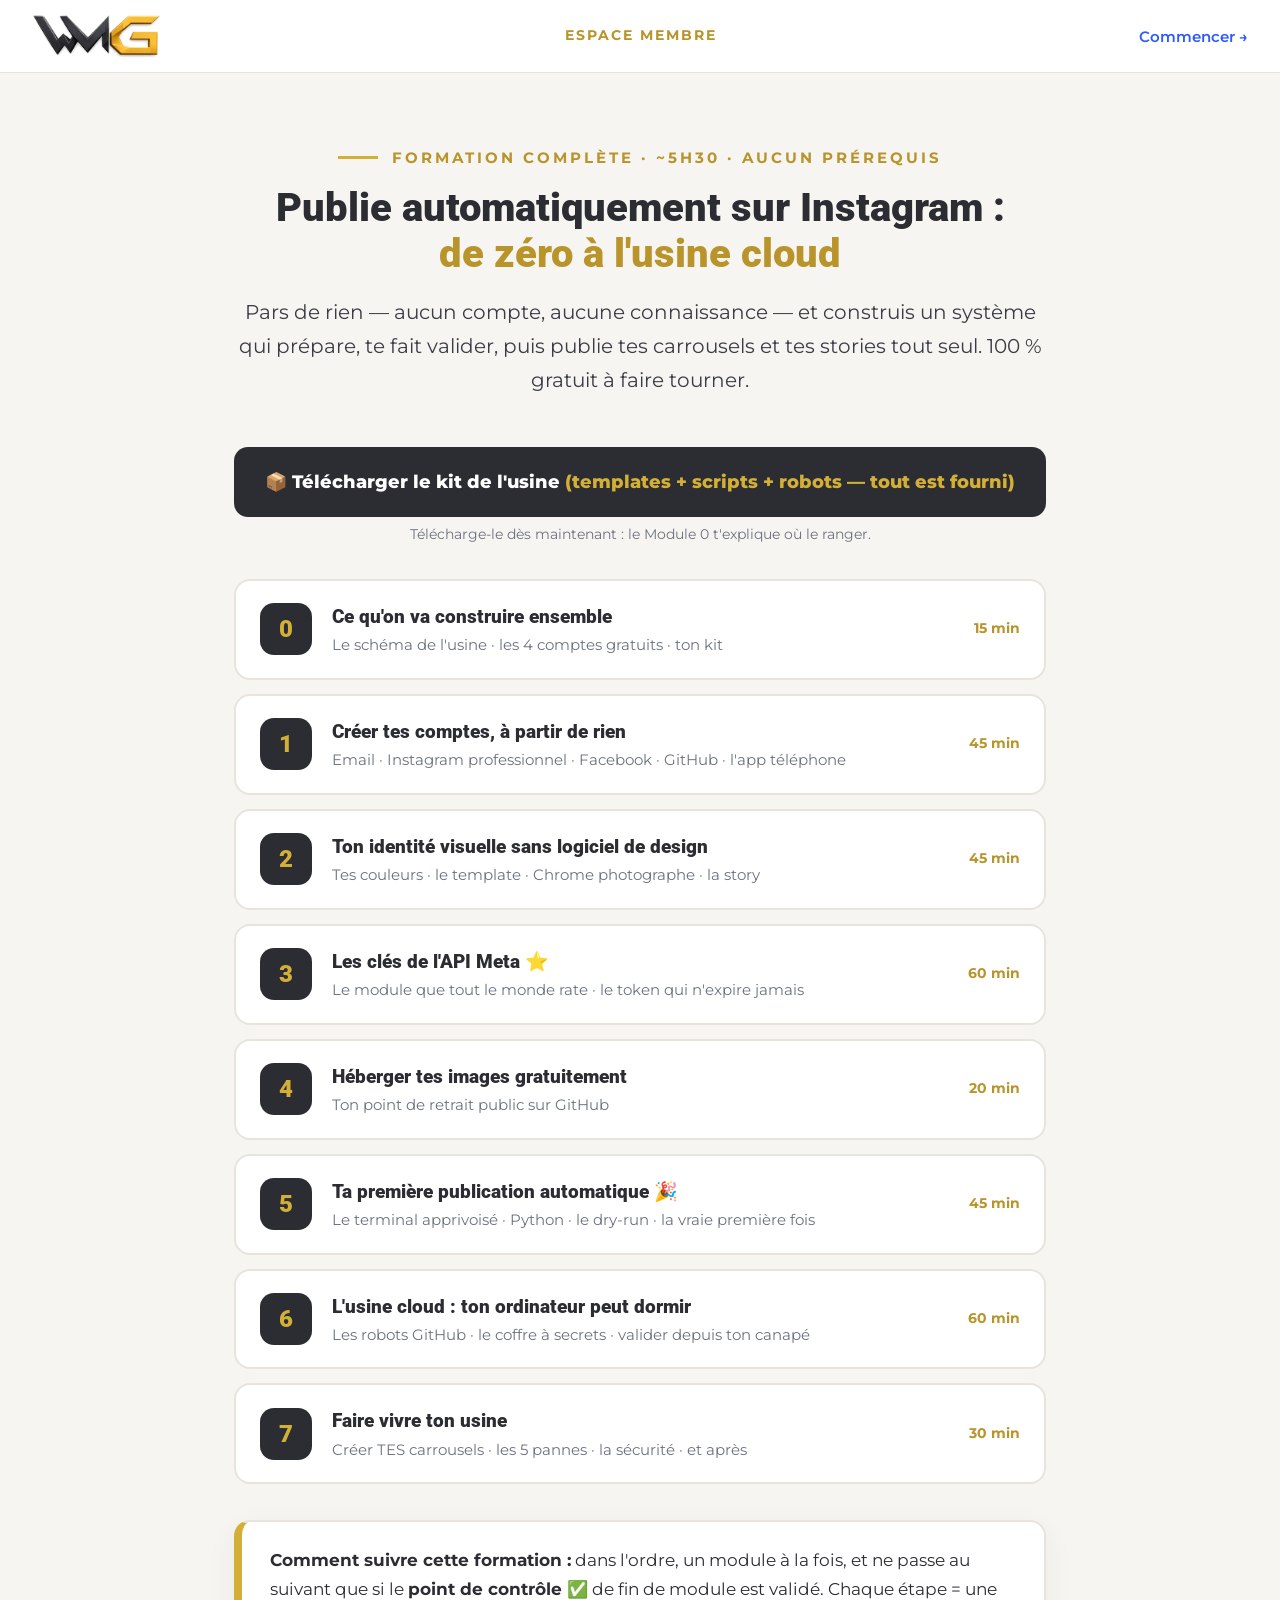
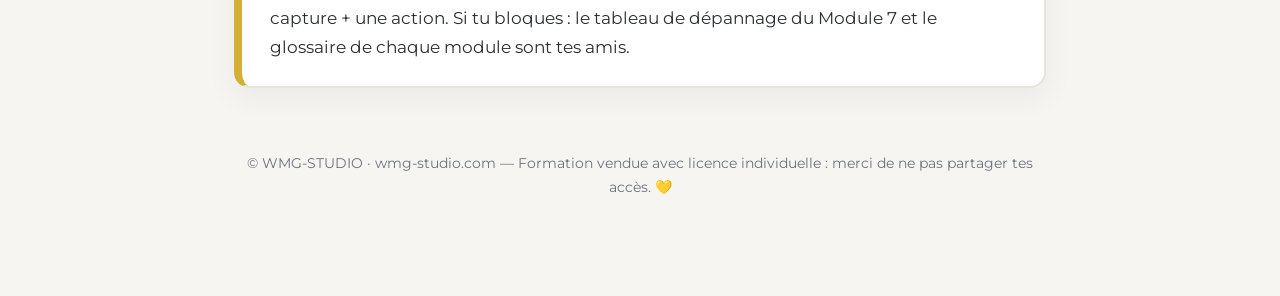
<file: index.html>
<!DOCTYPE html>
<html lang="fr">
<head>
<meta charset="UTF-8">
<meta name="robots" content="noindex, nofollow">
<meta name="viewport" content="width=device-width, initial-scale=1">
<title>Formation — Publie automatiquement sur Instagram : de zéro à l'usine cloud | WMG-STUDIO</title>
<link rel="preconnect" href="https://fonts.googleapis.com">
<link href="https://fonts.googleapis.com/css2?family=Montserrat:ital,wght@0,400;0,600;0,700;0,800&family=Roboto:wght@700;900&display=swap" rel="stylesheet">
<link rel="stylesheet" href="style.css">
<style>
  .hero { text-align: center; padding: 24px 0 8px; }
  .hero h1 { font-size: 40px; }
  .modules { display: grid; gap: 14px; margin-top: 32px; }
  .mod {
    display: flex; gap: 20px; align-items: center;
    background: var(--white); border: 2px solid var(--line); border-radius: 16px;
    padding: 20px 24px; text-decoration: none; color: var(--ink);
    transition: transform .12s ease, box-shadow .12s ease;
  }
  .mod:hover { transform: translateY(-2px); box-shadow: 0 14px 34px rgba(43,45,51,.12); border-color: var(--gold); }
  .mod .num {
    flex: none; width: 52px; height: 52px; border-radius: 14px;
    background: var(--ink); color: var(--gold);
    font-family: 'Roboto', sans-serif; font-weight: 900; font-size: 24px;
    display: flex; align-items: center; justify-content: center;
  }
  .mod .t { font-family: 'Roboto', sans-serif; font-weight: 900; font-size: 19px; }
  .mod .s { color: var(--gray); font-size: 14.5px; }
  .mod .time { margin-left: auto; flex: none; color: var(--gold-dark); font-weight: 700; font-size: 14px; }
  .kit-btn {
    display: block; text-align: center; background: var(--ink); color: var(--white);
    font-weight: 800; font-size: 18px; padding: 20px; border-radius: 14px;
    text-decoration: none; margin: 28px 0 6px;
  }
  .kit-btn span { color: var(--gold); }
</style>
</head>
<body>

<header class="topbar">
  <img src="assets/wmg-logo.png" alt="WMG-STUDIO">
  <span class="module-label">Espace membre</span>
  <nav><a href="module-0.html">Commencer →</a></nav>
</header>

<main class="page">

  <div class="hero">
    <div class="badge" style="justify-content:center">Formation complète · ~5h30 · aucun prérequis</div>
    <h1>Publie automatiquement sur Instagram :<br><span class="gold">de zéro à l'usine cloud</span></h1>
    <p class="lead">Pars de rien — aucun compte, aucune connaissance — et construis un système qui prépare, te fait valider, puis publie tes carrousels et tes stories tout seul. 100 % gratuit à faire tourner.</p>
  </div>

  <a class="kit-btn" href="kit.html">📦 Télécharger le kit de l'usine <span>(templates + scripts + robots — tout est fourni)</span></a>
  <p style="text-align:center;color:var(--gray);font-size:14px">Télécharge-le dès maintenant : le Module 0 t'explique où le ranger.</p>

  <div class="modules">
    <a class="mod" href="module-0.html"><span class="num">0</span><div><div class="t">Ce qu'on va construire ensemble</div><div class="s">Le schéma de l'usine · les 4 comptes gratuits · ton kit</div></div><span class="time">15 min</span></a>
    <a class="mod" href="module-1.html"><span class="num">1</span><div><div class="t">Créer tes comptes, à partir de rien</div><div class="s">Email · Instagram professionnel · Facebook · GitHub · l'app téléphone</div></div><span class="time">45 min</span></a>
    <a class="mod" href="module-2.html"><span class="num">2</span><div><div class="t">Ton identité visuelle sans logiciel de design</div><div class="s">Tes couleurs · le template · Chrome photographe · la story</div></div><span class="time">45 min</span></a>
    <a class="mod" href="module-3.html"><span class="num">3</span><div><div class="t">Les clés de l'API Meta ⭐</div><div class="s">Le module que tout le monde rate · le token qui n'expire jamais</div></div><span class="time">60 min</span></a>
    <a class="mod" href="module-4.html"><span class="num">4</span><div><div class="t">Héberger tes images gratuitement</div><div class="s">Ton point de retrait public sur GitHub</div></div><span class="time">20 min</span></a>
    <a class="mod" href="module-5.html"><span class="num">5</span><div><div class="t">Ta première publication automatique 🎉</div><div class="s">Le terminal apprivoisé · Python · le dry-run · la vraie première fois</div></div><span class="time">45 min</span></a>
    <a class="mod" href="module-6.html"><span class="num">6</span><div><div class="t">L'usine cloud : ton ordinateur peut dormir</div><div class="s">Les robots GitHub · le coffre à secrets · valider depuis ton canapé</div></div><span class="time">60 min</span></a>
    <a class="mod" href="module-7.html"><span class="num">7</span><div><div class="t">Faire vivre ton usine</div><div class="s">Créer TES carrousels · les 5 pannes · la sécurité · et après</div></div><span class="time">30 min</span></a>
  </div>

  <div class="card gold" style="margin-top:36px">
    <strong>Comment suivre cette formation :</strong> dans l'ordre, un module à la fois, et ne passe au suivant que si le <strong>point de contrôle ✅</strong> de fin de module est validé. Chaque étape = une capture + une action. Si tu bloques : le tableau de dépannage du Module 7 et le glossaire de chaque module sont tes amis.
  </div>

  <div class="footer">© WMG-STUDIO · wmg-studio.com — Formation vendue avec licence individuelle : merci de ne pas partager tes accès. 💛</div>
</main>
</body>
</html>
</file>
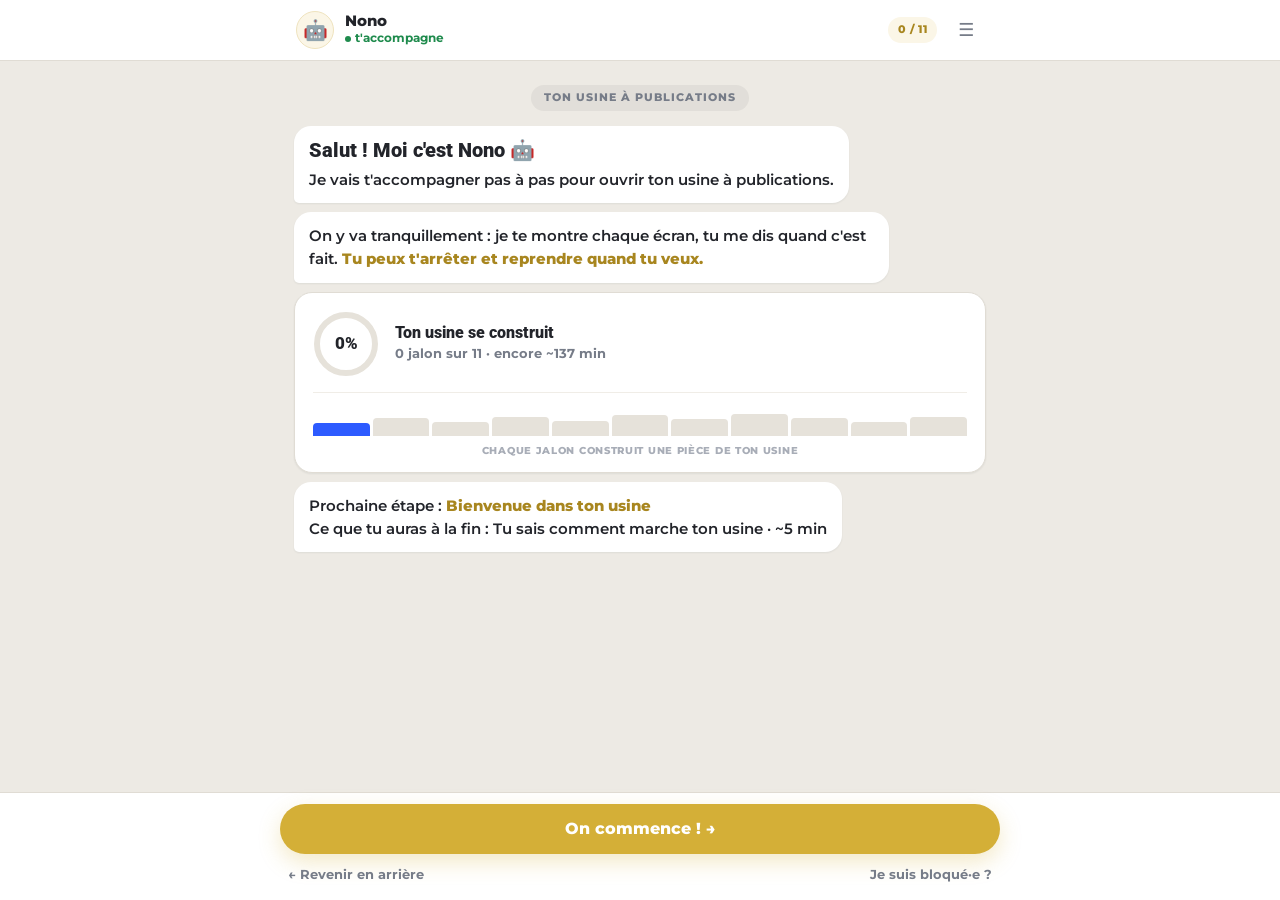
<file: aventure/index.html>
<!DOCTYPE html>
<html lang="fr">
<head>
<meta charset="UTF-8">
<meta name="viewport" content="width=device-width, initial-scale=1, viewport-fit=cover">
<meta name="robots" content="noindex, nofollow">
<title>Nono t'accompagne — WMG</title>
<link rel="preconnect" href="https://fonts.googleapis.com">
<link href="https://fonts.googleapis.com/css2?family=Montserrat:wght@600;700;800&family=Roboto:wght@700;900&display=swap" rel="stylesheet">
<style>
:root{
  --ink:#22242A; --ink2:#4A4E58; --gray:#767C88; --gray-l:#A8ADB7;
  --gold:#D4AF37; --gold-d:#A8861F; --gold-w:#FBF6E7; --gold-b:#EFE3BE;
  --blue:#2D5BFF; --green:#1F8B4D; --green-w:#EAF7EF;
  --bg:#EDEAE4; --white:#fff; --line:#E0DCD4;
  --sh-s:0 1px 2px rgba(34,36,42,.07);
  --sh:0 2px 8px rgba(34,36,42,.09);
  --sh-l:0 10px 34px rgba(34,36,42,.16);
}
*{margin:0;padding:0;box-sizing:border-box;-webkit-tap-highlight-color:transparent}
html,body{overflow-x:hidden;height:100%}
body{font-family:'Montserrat',system-ui,sans-serif;color:var(--ink);background:var(--bg);
  display:flex;flex-direction:column;height:100dvh;line-height:1.5;-webkit-font-smoothing:antialiased}
button{font-family:inherit;cursor:pointer;border:none;background:none;color:inherit;text-align:inherit}
img{display:block;max-width:100%}

/* ══════ EN-TÊTE ══════ */
header{background:var(--white);border-bottom:1px solid var(--line);z-index:30;flex:none}
.hd{display:flex;align-items:center;gap:11px;padding:11px 16px;max-width:720px;margin:0 auto}
.av{width:38px;height:38px;border-radius:50%;background:var(--gold-w);border:1px solid var(--gold-b);
  display:grid;place-items:center;font-size:20px;flex:none}
.who{flex:1;min-width:0}
.who b{display:block;font-size:14.5px;font-weight:800;line-height:1.25}
.who span{font-size:11.5px;color:var(--green);font-weight:700;display:flex;align-items:center;gap:4px}
.who span i{width:6px;height:6px;border-radius:50%;background:var(--green);display:inline-block}
.jal{font-size:10.5px;font-weight:800;color:var(--gold-d);background:var(--gold-w);
  padding:5px 10px;border-radius:20px;letter-spacing:.3px;flex:none}
.mn{width:36px;height:36px;border-radius:11px;display:grid;place-items:center;font-size:18px;
  color:var(--gray);flex:none;transition:.15s}
.mn:hover{background:var(--bg);color:var(--ink)}

/* ══════ FIL ══════ */
.thread{flex:1;overflow-y:auto;overscroll-behavior:contain;-webkit-overflow-scrolling:touch}
.inner{max-width:720px;margin:0 auto;padding:18px 14px 22px;display:flex;flex-direction:column;gap:9px}
.day{align-self:center;background:rgba(34,36,42,.06);color:var(--gray);font-size:10.5px;
  font-weight:800;letter-spacing:1px;padding:5px 13px;border-radius:20px;margin:6px 0}

.b{max-width:86%;align-self:flex-start;background:var(--white);border-radius:17px 17px 17px 5px;
  padding:12px 15px;font-size:15px;font-weight:600;line-height:1.55;box-shadow:var(--sh-s);
  animation:pop .26s cubic-bezier(.2,.9,.3,1.1)}
@keyframes pop{from{opacity:0;transform:translateY(7px) scale(.985)}to{opacity:1;transform:none}}
.b b{color:var(--gold-d);font-weight:800}
.b .big{display:block;font-family:'Roboto';font-weight:900;font-size:20px;line-height:1.25;
  margin-bottom:5px;color:var(--ink)}
.b .big .g{color:var(--gold-d)}
.b.me{align-self:flex-end;background:var(--ink);color:#fff;border-radius:17px 17px 5px 17px;
  font-weight:700;box-shadow:var(--sh)}
.b.me b{color:var(--gold)}
.b.tip{background:var(--gold-w);border:1px solid var(--gold-b);color:#6E5A16;font-size:14px}
.b.warn{background:#FFF4F2;border:1px solid #FBD5CC;color:#8C3A28;font-size:14px}

.shot{align-self:flex-start;max-width:90%;border-radius:16px;overflow:hidden;border:1px solid var(--line);
  box-shadow:var(--sh);cursor:zoom-in;position:relative;background:var(--white);
  animation:pop .3s cubic-bezier(.2,.9,.3,1.1)}
.shot img{width:100%}
.shot .zm{position:absolute;bottom:8px;right:8px;background:rgba(34,36,42,.82);color:#fff;
  font-size:11px;font-weight:700;padding:5px 10px;border-radius:8px;backdrop-filter:blur(6px)}
.shot .no{position:absolute;top:8px;left:8px;background:var(--gold);color:#fff;font-size:11px;
  font-weight:800;padding:4px 10px;border-radius:20px}

.embed{align-self:stretch;border-radius:16px;overflow:hidden;border:2px solid var(--gold);
  box-shadow:0 12px 32px rgba(212,175,55,.22);position:relative}
.embed iframe{width:100%;height:min(60vh,520px);border:0;display:block;background:#fff}
.embed .tg{position:absolute;top:9px;left:9px;background:var(--gold);color:#fff;font-size:10px;
  font-weight:800;letter-spacing:.9px;padding:4px 10px;border-radius:20px;z-index:2}

.flow{align-self:stretch;display:flex;align-items:center;gap:4px;background:var(--white);
  border:1px solid var(--line);border-radius:16px;padding:16px 10px;box-shadow:var(--sh-s)}
.flow .c{flex:1;text-align:center}
.flow .c .e{font-size:25px}
.flow .c .n{font-size:9.5px;font-weight:800;color:var(--gray);margin-top:4px}
.flow .a{color:var(--gold);font-weight:800}

.typ{align-self:flex-start;background:var(--white);border-radius:17px;padding:14px 16px;
  display:flex;gap:5px;box-shadow:var(--sh-s)}
.typ i{width:7px;height:7px;border-radius:50%;background:#C3C7CE;animation:tp 1.3s infinite}
.typ i:nth-child(2){animation-delay:.18s} .typ i:nth-child(3){animation-delay:.36s}
@keyframes tp{0%,60%,100%{opacity:.35;transform:translateY(0)}30%{opacity:1;transform:translateY(-4px)}}

/* jalon franchi, dans le fil */
.won{align-self:stretch;background:linear-gradient(135deg,#FFFDF6,var(--gold-w));
  border:1.5px solid var(--gold-b);border-radius:18px;padding:20px;text-align:center;
  box-shadow:0 10px 30px rgba(212,175,55,.18);animation:pop .4s cubic-bezier(.2,.9,.3,1.1)}
.won .e{font-size:44px;line-height:1}
.won h3{font-family:'Roboto';font-weight:900;font-size:20px;margin:8px 0 4px}
.won .g{font-size:14.5px;font-weight:800;color:var(--gold-d);margin-bottom:10px}
.won .r{font-size:13px;color:var(--gray);font-weight:700}

/* ══════ BARRE DE RÉPONSE ══════ */
.reply{flex:none;background:var(--white);border-top:1px solid var(--line);
  padding:11px 14px calc(14px + env(safe-area-inset-bottom));z-index:30}
.reply-in{max-width:720px;margin:0 auto;display:flex;flex-direction:column;gap:8px}
.r{border-radius:100px;padding:15px 18px;font-size:15.5px;font-weight:800;text-align:center;
  transition:transform .1s,filter .15s;line-height:1.3}
.r:active{transform:scale(.985)}
.r:hover{filter:brightness(1.04)}
.r.go{background:var(--ink);color:#fff;box-shadow:0 8px 22px rgba(34,36,42,.2)}
.r.ok{background:var(--green);color:#fff;box-shadow:0 8px 22px rgba(31,139,77,.24)}
.r.gold{background:var(--gold);color:#fff;box-shadow:0 8px 22px rgba(212,175,55,.28)}
.r.soft{background:var(--gold-w);border:1.5px solid var(--gold-b);color:var(--ink)}
.r.gh{background:var(--white);border:1.5px solid var(--line);color:var(--ink2)}
.r.gh:hover{border-color:var(--gold)}
.r small{display:block;font-size:12px;font-weight:600;opacity:.8;margin-top:2px}
.tools{display:flex;align-items:center;justify-content:space-between;padding:1px 6px 0}
.tool{font-size:12.5px;font-weight:700;color:var(--gray);padding:4px 2px}
.tool:hover{color:var(--blue)}

/* ══════ MENU / MODALES ══════ */
.ov{position:fixed;inset:0;background:rgba(34,36,42,.6);backdrop-filter:blur(4px);z-index:80;
  display:grid;place-items:end center;animation:fd .22s}
@keyframes fd{from{opacity:0}to{opacity:1}}
.sheet{background:var(--white);border-radius:24px 24px 0 0;width:100%;max-width:560px;
  max-height:88dvh;overflow-y:auto;padding:8px 18px calc(22px + env(safe-area-inset-bottom));
  animation:sl .3s cubic-bezier(.2,.9,.3,1.05)}
@keyframes sl{from{transform:translateY(30px);opacity:.6}to{transform:none;opacity:1}}
.grab{width:38px;height:4px;border-radius:3px;background:var(--line);margin:8px auto 14px}
.sheet h3{font-family:'Roboto';font-weight:900;font-size:20px;margin-bottom:4px}
.sheet .sd{font-size:13px;color:var(--gray);font-weight:600;margin-bottom:16px}
.jl{display:flex;align-items:center;gap:13px;width:100%;padding:12px 13px;border-radius:14px;
  margin-bottom:6px;border:1px solid var(--line);transition:.15s}
.jl:not(.lk):hover{border-color:var(--gold);background:var(--gold-w)}
.jl .i{width:34px;height:34px;border-radius:11px;flex:none;display:grid;place-items:center;
  font-size:16px;background:var(--gold-w)}
.jl.dn .i{background:var(--green-w)} .jl.lk{opacity:.42} .jl.lk .i{background:var(--bg)}
.jl .t{flex:1;min-width:0}
.jl .t b{display:block;font-size:14px;font-weight:800;line-height:1.3}
.jl .t span{font-size:11.5px;color:var(--gray);font-weight:600;display:block;
  overflow:hidden;text-overflow:ellipsis;white-space:nowrap}
.jl .m{font-size:10px;font-weight:800;color:var(--gray-l);flex:none}
/* carte usine, envoyée par Nono dans le fil */
.usine{align-self:stretch;background:var(--white);border:1px solid var(--line);border-radius:18px;
  padding:18px 18px 14px;box-shadow:var(--sh-s);animation:pop .3s cubic-bezier(.2,.9,.3,1.1)}
.usine .up{display:flex;align-items:center;gap:16px}
.ring{width:66px;height:66px;flex:none;position:relative}
.ring svg{transform:rotate(-90deg)}
.ring .v{position:absolute;inset:0;display:grid;place-items:center;font-family:'Roboto';
  font-weight:900;font-size:17px}
.usine .tt{font-family:'Roboto';font-weight:900;font-size:16px;line-height:1.25}
.usine .ss{font-size:12.5px;color:var(--gray);font-weight:700;margin-top:2px}
.bricks{display:flex;align-items:flex-end;gap:3px;height:44px;margin-top:15px;padding-top:13px;
  border-top:1px solid #F0EDE7}
.bricks i{flex:1;border-radius:4px 4px 0 0;background:#E6E2DA;position:relative;transition:.5s}
.bricks i.on{background:linear-gradient(180deg,var(--gold),var(--gold-d))}
.bricks i.now{background:var(--blue);animation:bk 1.8s ease-in-out infinite}
@keyframes bk{0%,100%{opacity:1}50%{opacity:.5}}
.bricks .sm{position:absolute;top:-13px;left:50%;transform:translateX(-50%);font-size:13px;opacity:0}
.bricks .sm.go{opacity:1;animation:fl 2.6s ease-in-out infinite}
@keyframes fl{0%,100%{transform:translate(-50%,0)}50%{transform:translate(-50%,-5px)}}
.usine .lg{text-align:center;font-size:9.5px;color:var(--gray-l);font-weight:800;
  letter-spacing:.7px;margin-top:8px}
.qa{border:1px solid var(--line);border-radius:14px;padding:13px 15px;margin-bottom:7px}
.qa b{display:block;font-size:14px;margin-bottom:4px}
.qa p{font-size:13.5px;color:var(--gray);line-height:1.5;font-weight:600}
.zoom{position:fixed;inset:0;background:rgba(16,16,20,.95);z-index:90;display:grid;
  place-items:center;padding:14px;cursor:zoom-out;animation:fd .2s}
.zoom img{max-width:100%;max-height:92dvh;border-radius:10px}
.zoom .x{position:absolute;top:14px;right:18px;color:#fff;font-size:30px;opacity:.85}
.cf{position:fixed;top:-14px;font-size:17px;animation:fall 3s linear forwards;
  pointer-events:none;z-index:95}
@keyframes fall{to{transform:translateY(112dvh) rotate(420deg);opacity:.8}}

@media(max-width:560px){
  .hd{padding:10px 13px;gap:9px}
  .inner{padding:14px 11px 18px}
  .b{max-width:89%;font-size:14.5px;padding:11px 14px}
  .b .big{font-size:18px}
  .shot{max-width:94%}
  .r{font-size:15px;padding:14px 16px}
  .embed iframe{height:min(54vh,430px)}
  .jal{font-size:9.5px;padding:4px 8px}
}
</style>
</head>
<body>
<header><div class="hd">
  <div class="av" id="avatar">🤖</div>
  <div class="who"><b id="wName">Nono</b><span><i></i><span id="wState">t'accompagne</span></span></div>
  <div class="jal" id="jTag">0 / 11</div>
  <button class="mn" id="bMenu" title="Sommaire">☰</button>
</div></header>

<div class="thread" id="thread"><div class="inner" id="fil"></div></div>
<div class="reply" id="reply"></div>

<script src="content.js"></script>
<script>
/* ═══════════ DONNÉES ═══════════ */
const KEY='wmg_nono_v1', CH=FORMATION.chapters, N=CH.length;
const NOM=FORMATION.mascot.name||'Nono', FACE=FORMATION.mascot.emoji||'🤖';
let S=lire()||{ch:null,b:0,done:[],flags:{},reponses:{}};
function lire(){try{return JSON.parse(localStorage.getItem(KEY))}catch(e){return null}}
function save(){try{localStorage.setItem(KEY,JSON.stringify(S))}catch(e){}}
const $=i=>document.getElementById(i), fil=$('fil'), rep=$('reply'), thread=$('thread');
const esc=s=>String(s).replace(/[&<>"]/g,c=>({'&':'&amp;','<':'&lt;','>':'&gt;','"':'&quot;'}[c]));
const nu=x=>typeof x==='string'?{src:x,cap:''}:x;
const fait=id=>S.done.includes(id);
const libre=c=>c.ready&&(c.id===0||fait(c.id-1)||fait(c.id));
const mn=c=>parseInt((c.duree||'').replace(/\D/g,''))||10;
const resteMn=()=>CH.filter(c=>!fait(c.id)).reduce((a,c)=>a+mn(c),0);

/* ═══════════ SON ═══════════ */
let A;const ac=()=>{try{A=A||new(window.AudioContext||webkitAudioContext);return A}catch(e){return null}};
function bip(f,d,t='sine',v=.07){const a=ac();if(!a)return;
  const o=a.createOscillator(),g=a.createGain();o.type=t;o.frequency.value=f;g.gain.value=v;
  o.connect(g);g.connect(a.destination);const n=a.currentTime;o.start(n);
  g.gain.exponentialRampToValueAtTime(.0001,n+d);o.stop(n+d)}
const pop=()=>bip(620,.05,'sine',.035), okS=()=>{bip(700,.08);setTimeout(()=>bip(920,.12),70)},
      winS=()=>[523,659,784,1046].forEach((f,i)=>setTimeout(()=>bip(f,.2,'triangle',.1),i*105));

/* ═══════════ CONVERSION : étapes → moments du fil ═══════════ */
function beats(c){
  const B=[];
  c.steps.forEach((s,si)=>{
    const titre=s.title||'', msg=s.msg||'';
    const intro=`<span class="big">${titre}</span>${msg}`;
    if(s.slider){
      B.push({t:'dit',h:intro,si});
      s.slider.forEach((x,k)=>{const it=nu(x);
        B.push({t:'montre',img:it.src,no:(k+1)+'/'+s.slider.length,cap:it.cap,si})});
      B.push({t:'valide',si,btns:s.btns,hint:s.hint});
    }else if(s.embed){
      B.push({t:'dit',h:intro,si});
      B.push({t:'embed',src:s.embed,si});
      B.push({t:'valide',si,btns:s.btns,hint:s.hint});
    }else if(s.shot){
      B.push({t:'dit',h:intro,si});
      B.push({t:'montre',img:s.shot,cap:'',si});
      B.push({t:'valide',si,btns:s.btns,hint:s.hint});
    }else if(s.type==='branch'){
      B.push({t:'demande',h:intro,si,btns:s.btns,hint:s.hint});
    }else{
      B.push({t:'dit',h:intro,si,flow:s.flow});
      B.push({t:'valide',si,btns:s.btns,hint:s.hint,doux:true});
    }
    if(s.say)B[B.length-1].say=s.say;
  });
  B.push({t:'fin'});
  return B;
}
let BE=[];

/* ═══════════ RENDU ═══════════ */
function bas(doux=true){requestAnimationFrame(()=>
  thread.scrollTo({top:thread.scrollHeight,behavior:doux?'smooth':'auto'}))}

function head(){
  $('avatar').textContent=FACE; $('wName').textContent=NOM;
  $('jTag').textContent=S.done.length+' / '+N;
  $('wState').textContent=S.ch==null?'t\'accompagne':CH[S.ch].title;
}

function el(cls,html){const d=document.createElement('div');d.className=cls;d.innerHTML=html;
  fil.appendChild(d);return d}

function bulle(h,cls=''){pop();return el('b '+cls,h)}
function moi(txt){return el('b me',esc(txt))}
function image(src,no,cap){
  const d=el('shot',`${no?`<span class="no">${no}</span>`:''}<img src="${src}" alt="">
    <span class="zm">🔍 agrandir</span>`);
  d.onclick=()=>zoom(src);
  if(cap)bulle(cap);
  return d;
}
function zoom(src){const d=document.createElement('div');d.className='zoom';
  d.innerHTML=`<span class="x">✕</span><img src="${src}" alt="">`;
  d.onclick=()=>d.remove();document.body.appendChild(d)}
function flowEl(){el('flow',[['🎨','Dessinateur'],['📱','Messager'],['📮','Facteur'],['📷','Instagram']]
  .map((x,k)=>`<div class="c"><div class="e">${x[0]}</div><div class="n">${x[1]}</div></div>`
  +(k<3?'<span class="a">→</span>':'')).join(''))}

/* carte « ton usine se construit » */
function usineEl(){
  const p=S.done.length, pct=Math.round(p/N*100), C=2*Math.PI*29;
  const suite=CH.find(c=>!fait(c.id)&&libre(c));
  const briques=CH.map((c,k)=>{
    const h=42+((k*17)%30), cl=fait(c.id)?'on':(suite&&suite.id===c.id?'now':'');
    const f=(k===N-1)?`<span class="sm${p===N?' go':''}">💨</span>`:'';
    return `<i class="${cl}" style="height:${h}%">${f}</i>`}).join('');
  el('usine',`<div class="up">
    <div class="ring"><svg width="66" height="66">
      <circle cx="33" cy="33" r="29" fill="none" stroke="#E6E2DA" stroke-width="6"/>
      <circle cx="33" cy="33" r="29" fill="none" stroke="#D4AF37" stroke-width="6"
        stroke-linecap="round" stroke-dasharray="${C}" stroke-dashoffset="${C-C*pct/100}"
        style="transition:stroke-dashoffset .9s"/></svg><div class="v">${pct}%</div></div>
    <div><div class="tt">${p===N?'Ton usine tourne ! 🎉':'Ton usine se construit'}</div>
      <div class="ss">${p} jalon${p>1?'s':''} sur ${N}${p<N?' · encore ~'+resteMn()+' min':''}</div></div>
  </div><div class="bricks">${briques}</div>
  <div class="lg">CHAQUE JALON CONSTRUIT UNE PIÈCE DE TON USINE</div>`);
}

/* ═══════════ ACCUEIL ═══════════ */
function accueil(){
  fil.innerHTML=''; S.ch=null; head(); save();
  el('day','TON USINE À PUBLICATIONS');
  const p=S.done.length;
  if(p===0){
    bulle(`<span class="big">Salut ! Moi c'est ${NOM} ${FACE}</span>
      Je vais t'accompagner pas à pas pour ouvrir ton usine à publications.`);
    bulle(`On y va tranquillement : je te montre chaque écran, tu me dis quand c'est fait.
      <b>Tu peux t'arrêter et reprendre quand tu veux.</b>`);
  }else if(p===N){
    bulle(`<span class="big">Ton usine tourne ! 🎉</span>
      Tu as franchi les <b>${N} jalons</b>. Ton compte publie maintenant tout seul.`);
    bulle(`Tu peux revoir n'importe quel chapitre avec le menu ☰ en haut à droite.`);
  }else{
    bulle(`<span class="big">Content de te revoir 👋</span>
      Tu as déjà franchi <b>${p} jalon${p>1?'s':''}</b> sur ${N}. Il te reste environ
      <b>${resteMn()} minutes</b> en tout.`);
  }
  usineEl();
  const suite=CH.find(c=>!fait(c.id)&&libre(c));
  if(suite){
    bulle(`Prochaine étape : <b>${esc(suite.title)}</b><br>
      Ce que tu auras à la fin : ${esc(suite.jalon||'')} · ${suite.duree||''}`);
    boutons([{txt:(S.last===suite.id&&S.b>0)?'Reprendre où on en était →':'On commence ! →',
      cls:'gold',go:()=>{if(S.last!==suite.id)S.b=0;ouvrir(suite.id)}}]);
  }else{
    boutons([{txt:'Voir tous les jalons',cls:'gold',go:menu}]);
  }
  bas(false);
}

/* ═══════════ CHAPITRE ═══════════ */
function ouvrir(id){
  S.ch=id;S.last=id;BE=beats(CH[id]);
  if(S.b>=BE.length)S.b=0;
  fil.innerHTML='';head();save();
  const c=CH[id];
  el('day',esc(c.title).toUpperCase()+' · '+(c.duree||''));
  // rejouer l'historique jusqu'à la position (instantané, sans animation d'attente)
  for(let k=0;k<S.b;k++)poser(BE[k],true);
  jouer();
}

function poser(be,muet=false){
  if(be.t==='dit'){const b=bulle(be.h);if(be.flow)flowEl();return b}
  if(be.t==='montre')return image(be.img,be.no,be.cap);
  if(be.t==='embed'){const d=el('embed',
    `<span class="tg">EN DIRECT · DANS LE SITE</span><iframe src="${be.src}" loading="lazy"></iframe>`);
    return d}
  if(be.t==='demande')return bulle(be.h);
  if(be.t==='valide'&&muet){const r=S.reponses[S.ch+'-'+S.b];return null}
  return null;
}

/* joue le moment courant : Nono écrit, puis on propose les réponses */
function jouer(){
  const be=BE[S.b];
  if(!be){accueil();return}
  if(be.t==='fin'){jalon();return}

  if(be.t==='valide'){ // pas de nouveau message : juste les réponses
    reponses(be); bas(); return;
  }
  // Nono "écrit" puis pose son message
  const t=el('typ','<i></i><i></i><i></i>'); bas();
  setTimeout(()=>{
    t.remove(); poser(be);
    if(be.say)bulle(be.say,'tip');
    reponses(be); bas();
  },be.t==='montre'?260:420);
}

/* ═══════════ RÉPONSES ═══════════ */
function boutons(list,outils=true){
  rep.innerHTML='<div class="reply-in">'+list.map((x,k)=>
    `<button class="r ${x.cls||'go'}" data-k="${k}">${x.txt}${x.sub?`<small>${x.sub}</small>`:''}</button>`
  ).join('')+(outils?`<div class="tools">
    <button class="tool" id="tBack">← Revenir en arrière</button>
    <button class="tool" id="tHelp">Je suis bloqué·e ?</button></div>`:'')+'</div>';
  rep.querySelectorAll('[data-k]').forEach(b=>b.onclick=()=>list[+b.dataset.k].go());
  const tb=$('tBack'), th=$('tHelp');
  if(tb)tb.onclick=arriere;
  if(th)th.onclick=()=>bloque(list);
}

function reponses(be){
  const av=()=>{S.b++;save();jouer()};
  if(be.t==='montre'){
    const der=BE[S.b+1]&&BE[S.b+1].t!=='montre';
    boutons([{txt:der?'C\'est bon, la suite →':'Écran suivant →',cls:'go',
      go:()=>{pop();av()}}]);
    return;
  }
  if(be.t==='dit'){
    boutons([{txt:'Compris, continue →',cls:'go',go:()=>{pop();av()}}]);
    return;
  }
  if(be.t==='embed'){
    boutons([{txt:'J\'ai fini dans le studio →',cls:'go',go:()=>{pop();av()}}]);
    return;
  }
  if(be.t==='demande'||be.t==='valide'){
    const bs=be.btns||[{label:'C\'est fait ✓',cls:'green'}];
    const map={green:'ok',gold:'gold',primary:'go',ghost:'soft'};
    boutons(bs.map(x=>({txt:x.label,sub:x.sub,cls:map[x.cls]||'soft',go:()=>{
      moi(x.label.replace(/^[✅❌✓✗]\s*/,''));
      if(x.flag)S.flags[x.flag]=true;
      (x.points>=10)?okS():pop();
      // "oui je l'ai déjà" → on saute les étapes correspondantes
      let saut=x.skip||0;
      S.b++;
      if(saut>0){ // avancer jusqu'à passer 'saut' étapes supplémentaires
        const si0=be.si;let cible=si0+saut;
        while(S.b<BE.length&&BE[S.b].t!=='fin'&&BE[S.b].si<=cible)S.b++;
        bulle(`Parfait, on saute cette partie alors 👍`);
      }
      save();setTimeout(jouer,220);
    }})));
    return;
  }
  boutons([{txt:'Continuer →',cls:'go',go:()=>{pop();av()}}]);
}

function arriere(){
  pop();
  if(S.b<=0){accueil();return}
  S.b--; // reculer jusqu'au moment précédent porteur de message
  save();
  ouvrir(S.ch);
}

/* ═══════════ JALON ═══════════ */
function jalon(){
  const c=CH[S.ch], neuf=!fait(c.id);
  if(neuf){S.done.push(c.id);save();winS();
    for(let i=0;i<22;i++){const e=document.createElement('div');e.className='cf';
      e.textContent=['🎉','⭐','✨','🎊','🏆'][i%5];
      e.style.left=Math.random()*100+'vw';e.style.animationDelay=(Math.random()*.5)+'s';
      document.body.appendChild(e);setTimeout(()=>e.remove(),3300)}}
  const r=CH.filter(x=>!fait(x.id)).length;
  el('won',`<div class="e">${c.badge?c.badge.emoji:'🏆'}</div>
    <h3>Jalon franchi !</h3>
    <div class="g">${esc(c.jalon||c.title)}</div>
    <div class="r">${r===0?'Ton usine est complète 🏭'
      :'Encore '+r+' jalon'+(r>1?'s':'')+' · ~'+resteMn()+' min'}</div>`);
  head();
  const suite=CH.find(x=>!fait(x.id)&&libre(x));
  const l=[];
  if(suite)l.push({txt:'Enchaîner : '+esc(suite.title)+' →',cls:'gold',
    go:()=>{S.b=0;ouvrir(suite.id)}});
  l.push({txt:suite?'Faire une pause':'Voir mon usine',cls:'gh',go:()=>{S.b=0;accueil()}});
  boutons(l,false);
  bas();
}

/* ═══════════ SOMMAIRE ═══════════ */
function menu(){
  const o=document.createElement('div');o.className='ov';
  o.innerHTML=`<div class="sheet"><div class="grab"></div>
    <h3>Les ${N} jalons de ton usine</h3>
    <div class="sd">${S.done.length} franchi${S.done.length>1?'s':''} · il te reste ~${resteMn()} min</div>
    ${CH.map(c=>{const d=fait(c.id),ok=libre(c);
      return `<button class="jl ${d?'dn':''} ${ok?'':'lk'}" ${ok?`data-c="${c.id}"`:''}>
        <span class="i">${d?'✓':(ok?c.emoji:'🔒')}</span>
        <span class="t"><b>${esc(c.title)}</b><span>${esc(c.jalon||c.sub||'')}</span></span>
        <span class="m">${c.duree||''}</span></button>`}).join('')}
    <button class="r gh" style="width:100%;margin-top:12px" id="mX">Fermer</button></div>`;
  o.onclick=e=>{if(e.target===o||e.target.id==='mX')o.remove()};
  o.querySelectorAll('[data-c]').forEach(b=>b.onclick=()=>{
    o.remove();const id=+b.dataset.c;
    if(S.last!==id)S.b=0;
    S.last=id;ouvrir(id)});
  document.body.appendChild(o);
}

/* ═══════════ AIDE : Nono répond DANS le fil ═══════════ */
const SOUCIS=[
  ['🔍 Je ne trouve pas ce qu\'il faut cliquer',
   be=>[`Pas de souci, c'est le piège le plus courant 😊`,
        `Regarde bien l'image : cherche le <b>même texte</b>, pas la même position. Les sites bougent leurs boutons, mais gardent presque toujours les mêmes mots.`,
        `Astuce : <b>touche l'image</b> pour l'agrandir, tu verras mieux les petits caractères 🔍`]],
  ['🤨 Mon écran ne ressemble pas à l\'image',
   be=>[`C'est possible et ce n'est pas grave — les sites se mettent à jour régulièrement.`,
        `Le plus important, c'est <b>ce qu'on cherche à faire</b>. Si tu trouves un bouton avec un sens équivalent, prends-le : tu es sur la bonne voie.`,
        `Et si tu es vraiment coincé·e, passe cette partie et reviens plus tard — rien ne sera cassé.`]],
  ['😰 J\'ai peur de me tromper',
   be=>[`Tu ne peux rien casser, promis 🤝`,
        `Tout ce qu'on fait ici est <b>annulable</b>. Le pire qui puisse arriver, c'est de refaire une petite étape.`,
        `Et tu peux revenir en arrière autant de fois que tu veux avec « ← Revenir en arrière ».`]],
  ['⏸️ Je veux m\'arrêter et reprendre plus tard',
   be=>[`Bien sûr, prends ton temps !`,
        `Ferme simplement la page. <b>Je garde ta place</b> et on reprendra exactement ici.`,
        `À tout à l'heure 👋`]],
];
function bloque(retour){
  moi('Je suis bloqué·e');
  bas();
  setTimeout(()=>{
    bulle(`Je suis là 🤝 Qu'est-ce qui te bloque ?`);
    const be=BE[S.b]||{};
    const l=SOUCIS.map(([q,f])=>({txt:q,cls:'soft',go:()=>{
      moi(q.replace(/^\S+\s/,''));pop();
      const msgs=f(be); if(be.hint)msgs.push(`💡 ${be.hint}`);
      let i=0;
      const suivant=()=>{
        if(i>=msgs.length){
          bulle(`Ça t'aide ? On reprend où on en était 👇`);
          boutons(retour); bas(); return;
        }
        const t=el('typ','<i></i><i></i><i></i>'); bas();
        setTimeout(()=>{t.remove();bulle(msgs[i++]);bas();suivant()},340);
      };
      rep.innerHTML=''; suivant();
    }}));
    l.push({txt:'Ça va, je continue →',cls:'go',go:()=>{boutons(retour)}});
    boutons(l,false); bas();
  },300);
}

/* ═══════════ DÉMARRAGE ═══════════ */
$('bMenu').onclick=()=>{pop();menu()};
$('avatar').onclick=()=>{pop();S.b=0;accueil()};
if(S.ch!=null&&CH[S.ch]&&!fait(S.ch)){ouvrir(S.ch)}else{S.ch=null;accueil()}
</script>
</body>
</html>
</file>
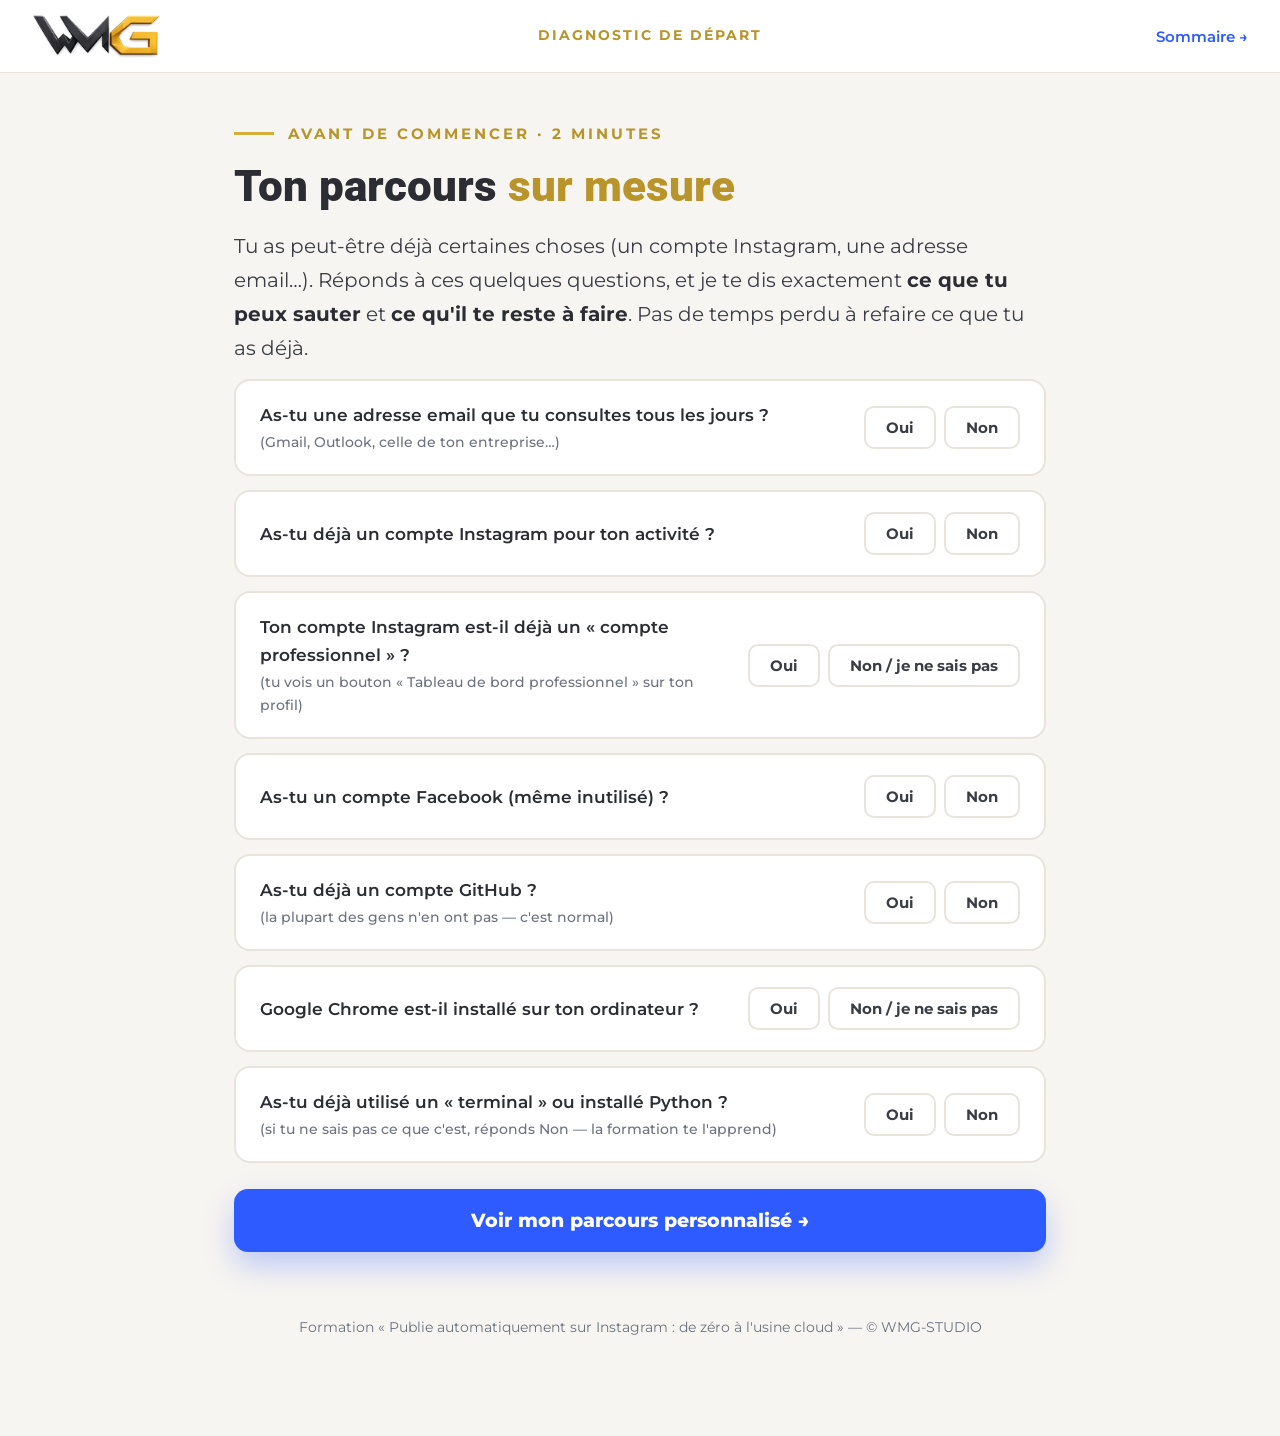
<file: diagnostic.html>
<!DOCTYPE html>
<html lang="fr">
<head>
<meta charset="UTF-8">
<meta name="viewport" content="width=device-width, initial-scale=1">
<meta name="robots" content="noindex, nofollow">
<title>Ton parcours sur mesure | Formation WMG-STUDIO</title>
<link rel="preconnect" href="https://fonts.googleapis.com">
<link href="https://fonts.googleapis.com/css2?family=Montserrat:wght@400;500;600;700;800&family=Roboto:wght@700;900&display=swap" rel="stylesheet">
<link rel="stylesheet" href="style.css">
<style>
  .q{background:var(--white);border:2px solid var(--line);border-radius:16px;padding:20px 24px;margin:14px 0;display:flex;align-items:center;justify-content:space-between;gap:16px;flex-wrap:wrap}
  .q .lab{font-weight:600;font-size:16.5px;flex:1;min-width:220px}
  .q .lab .hint{display:block;font-size:13.5px;color:var(--gray);font-weight:500;margin-top:2px}
  .toggle{display:flex;gap:8px;flex:none}
  .toggle button{border:2px solid var(--line);background:#fff;border-radius:10px;padding:10px 20px;font-family:'Montserrat';font-weight:700;font-size:15px;cursor:pointer;color:var(--ink-soft);transition:.12s}
  .toggle button.on-yes{background:var(--gold);border-color:var(--gold);color:#fff}
  .toggle button.on-no{background:var(--ink);border-color:var(--ink);color:#fff}
  .go{display:block;width:100%;background:var(--cta);color:#fff;border:none;font-family:'Montserrat';font-weight:800;font-size:19px;padding:20px;border-radius:14px;cursor:pointer;margin-top:26px;box-shadow:0 14px 30px rgba(45,91,255,.28)}
  #result{display:none;margin-top:34px}
  .rescard{border-radius:18px;padding:24px 28px;margin:16px 0}
  .rescard.skip{background:#EFF7EF;border:2px solid #BCD9BC}
  .rescard.todo{background:var(--white);border:2px solid var(--line)}
  .rescard h3{font-family:'Roboto';font-size:20px;margin-bottom:12px}
  .rescard.skip h3{color:#2F7D33}
  .rescard ul{margin:0 0 0 4px;padding:0;list-style:none}
  .rescard li{padding-left:30px;position:relative;margin-bottom:9px;font-size:15.5px}
  .rescard.skip li::before{content:"✓";position:absolute;left:0;color:#fff;background:#3d9a50;width:21px;height:21px;border-radius:50%;font-size:12px;display:flex;align-items:center;justify-content:center;font-weight:800}
  .rescard.todo li::before{content:"→";position:absolute;left:0;color:var(--gold-dark);font-weight:900}
  .saved{text-align:center;background:#FDF8EA;border:2px solid var(--gold);border-radius:14px;padding:16px;font-weight:700;color:var(--gold-dark);margin:16px 0}
</style>
</head>
<body>

<header class="topbar">
  <img src="assets/wmg-logo.png" alt="WMG-STUDIO">
  <span class="module-label">Diagnostic de départ</span>
  <nav><a href="index.html">Sommaire →</a></nav>
</header>

<main class="page">
  <div class="badge">Avant de commencer · 2 minutes</div>
  <h1>Ton parcours <span class="gold">sur mesure</span></h1>
  <p class="lead">Tu as peut-être déjà certaines choses (un compte Instagram, une adresse email…). Réponds à ces quelques questions, et je te dis exactement <strong>ce que tu peux sauter</strong> et <strong>ce qu'il te reste à faire</strong>. Pas de temps perdu à refaire ce que tu as déjà.</p>

  <div id="quiz">
    <div class="q" data-key="email">
      <div class="lab">As-tu une adresse email que tu consultes tous les jours ?<span class="hint">(Gmail, Outlook, celle de ton entreprise…)</span></div>
      <div class="toggle"><button data-v="yes">Oui</button><button data-v="no">Non</button></div>
    </div>
    <div class="q" data-key="insta">
      <div class="lab">As-tu déjà un compte Instagram pour ton activité ?</div>
      <div class="toggle"><button data-v="yes">Oui</button><button data-v="no">Non</button></div>
    </div>
    <div class="q" data-key="instapro">
      <div class="lab">Ton compte Instagram est-il déjà un « compte professionnel » ?<span class="hint">(tu vois un bouton « Tableau de bord professionnel » sur ton profil)</span></div>
      <div class="toggle"><button data-v="yes">Oui</button><button data-v="no">Non / je ne sais pas</button></div>
    </div>
    <div class="q" data-key="fb">
      <div class="lab">As-tu un compte Facebook (même inutilisé) ?</div>
      <div class="toggle"><button data-v="yes">Oui</button><button data-v="no">Non</button></div>
    </div>
    <div class="q" data-key="github">
      <div class="lab">As-tu déjà un compte GitHub ?<span class="hint">(la plupart des gens n'en ont pas — c'est normal)</span></div>
      <div class="toggle"><button data-v="yes">Oui</button><button data-v="no">Non</button></div>
    </div>
    <div class="q" data-key="chrome">
      <div class="lab">Google Chrome est-il installé sur ton ordinateur ?</div>
      <div class="toggle"><button data-v="yes">Oui</button><button data-v="no">Non / je ne sais pas</button></div>
    </div>
    <div class="q" data-key="tech">
      <div class="lab">As-tu déjà utilisé un « terminal » ou installé Python ?<span class="hint">(si tu ne sais pas ce que c'est, réponds Non — la formation te l'apprend)</span></div>
      <div class="toggle"><button data-v="yes">Oui</button><button data-v="no">Non</button></div>
    </div>
  </div>

  <button class="go" onclick="build()">Voir mon parcours personnalisé →</button>

  <div id="result">
    <div id="saved" class="saved"></div>
    <div class="rescard skip"><h3>✅ Tu peux sauter</h3><ul id="skiplist"></ul></div>
    <div class="rescard todo"><h3>📋 À faire pour toi (dans l'ordre)</h3><ul id="todolist"></ul></div>
    <a class="next" href="module-0.html">Commencer par le Module 0 (les bases à connaître) →</a>
    <p style="font-size:13.5px;color:var(--gray);margin-top:16px">💡 Le Module 0 (vue d'ensemble) et les modules 2 à 7 (design, API, publication, usine cloud) sont pour <strong>tout le monde</strong> — c'est le cœur du système. Le diagnostic ne fait sauter que la création des comptes que tu as déjà.</p>
  </div>

  <div class="footer">Formation « Publie automatiquement sur Instagram : de zéro à l'usine cloud » — © WMG-STUDIO</div>
</main>

<script>
const ans = {};
document.querySelectorAll('.q').forEach(q => {
  const key = q.dataset.key;
  q.querySelectorAll('.toggle button').forEach(b => {
    b.addEventListener('click', () => {
      ans[key] = b.dataset.v;
      q.querySelectorAll('.toggle button').forEach(x => x.classList.remove('on-yes','on-no'));
      b.classList.add(b.dataset.v === 'yes' ? 'on-yes' : 'on-no');
    });
  });
});

// chaque item : {cond: () => bool pour SKIP, skip: texte, todo: texte}
const items = [
  {key:'email',  skip:"Créer une adresse email (Module 1.1) — tu utiliseras la tienne",
                 todo:"Créer une adresse email dédiée au projet — Module 1.1"},
  {key:'insta',  skip:"Créer un compte Instagram (Module 1.2) — tu as déjà le tien",
                 todo:"Créer ton compte Instagram + le compléter (photo, bio) — Module 1.2"},
  {key:'instapro',skip:"Passer Instagram en compte professionnel (Module 1.2 ter) — c'est déjà fait",
                 todo:"Passer ton Instagram en « compte professionnel » — Module 1.2 ter (obligatoire pour l'automatisation)"},
  {key:'fb',     skip:"Créer un compte Facebook (Module 1.3) — tu en as déjà un",
                 todo:"Créer un compte Facebook (il servira de badge d'accès Meta) — Module 1.3"},
  {key:'github', skip:"Créer un compte GitHub (Module 1.4) — tu l'as déjà",
                 todo:"Créer ton compte GitHub — Module 1.4"},
  {key:'chrome', skip:"Installer Google Chrome (Module 2.0) — déjà installé",
                 todo:"Installer Google Chrome — Module 2.0"},
  {key:'tech',   skip:"Découvrir le terminal + installer Python de zéro (Module 5.0–5.1) — tu es déjà à l'aise",
                 todo:"Apprivoiser le terminal + installer Python — Modules 5.0 et 5.1 (expliqué pas à pas)"},
];

function build(){
  const skip = [], todo = [];
  items.forEach(it => {
    const a = ans[it.key];
    if(a === 'yes'){ skip.push(it.skip); }
    else { todo.push(it.todo); }   // "no" ou pas répondu → à faire (par sécurité)
  });
  // App GitHub mobile : toujours à faire (rapide)
  todo.push("Installer l'application GitHub sur ton téléphone — Module 1.5");

  document.getElementById('skiplist').innerHTML = skip.length
    ? skip.map(s=>`<li>${s}</li>`).join('')
    : "<li>Rien à sauter — tu pars vraiment de zéro, et c'est parfait : la formation est faite pour ça 👶</li>";
  document.getElementById('todolist').innerHTML = todo.map(s=>`<li>${s}</li>`).join('');

  const mins = skip.length * 6;
  document.getElementById('saved').textContent = skip.length
    ? `🎉 Tu gagnes environ ${mins} minutes en sautant ${skip.length} étape${skip.length>1?'s':''} que tu as déjà.`
    : `Parcours complet — on construit tout ensemble, étape par étape.`;

  document.getElementById('result').style.display = 'block';
  document.getElementById('result').scrollIntoView({behavior:'smooth'});
}
</script>
</body>
</html>
</file>
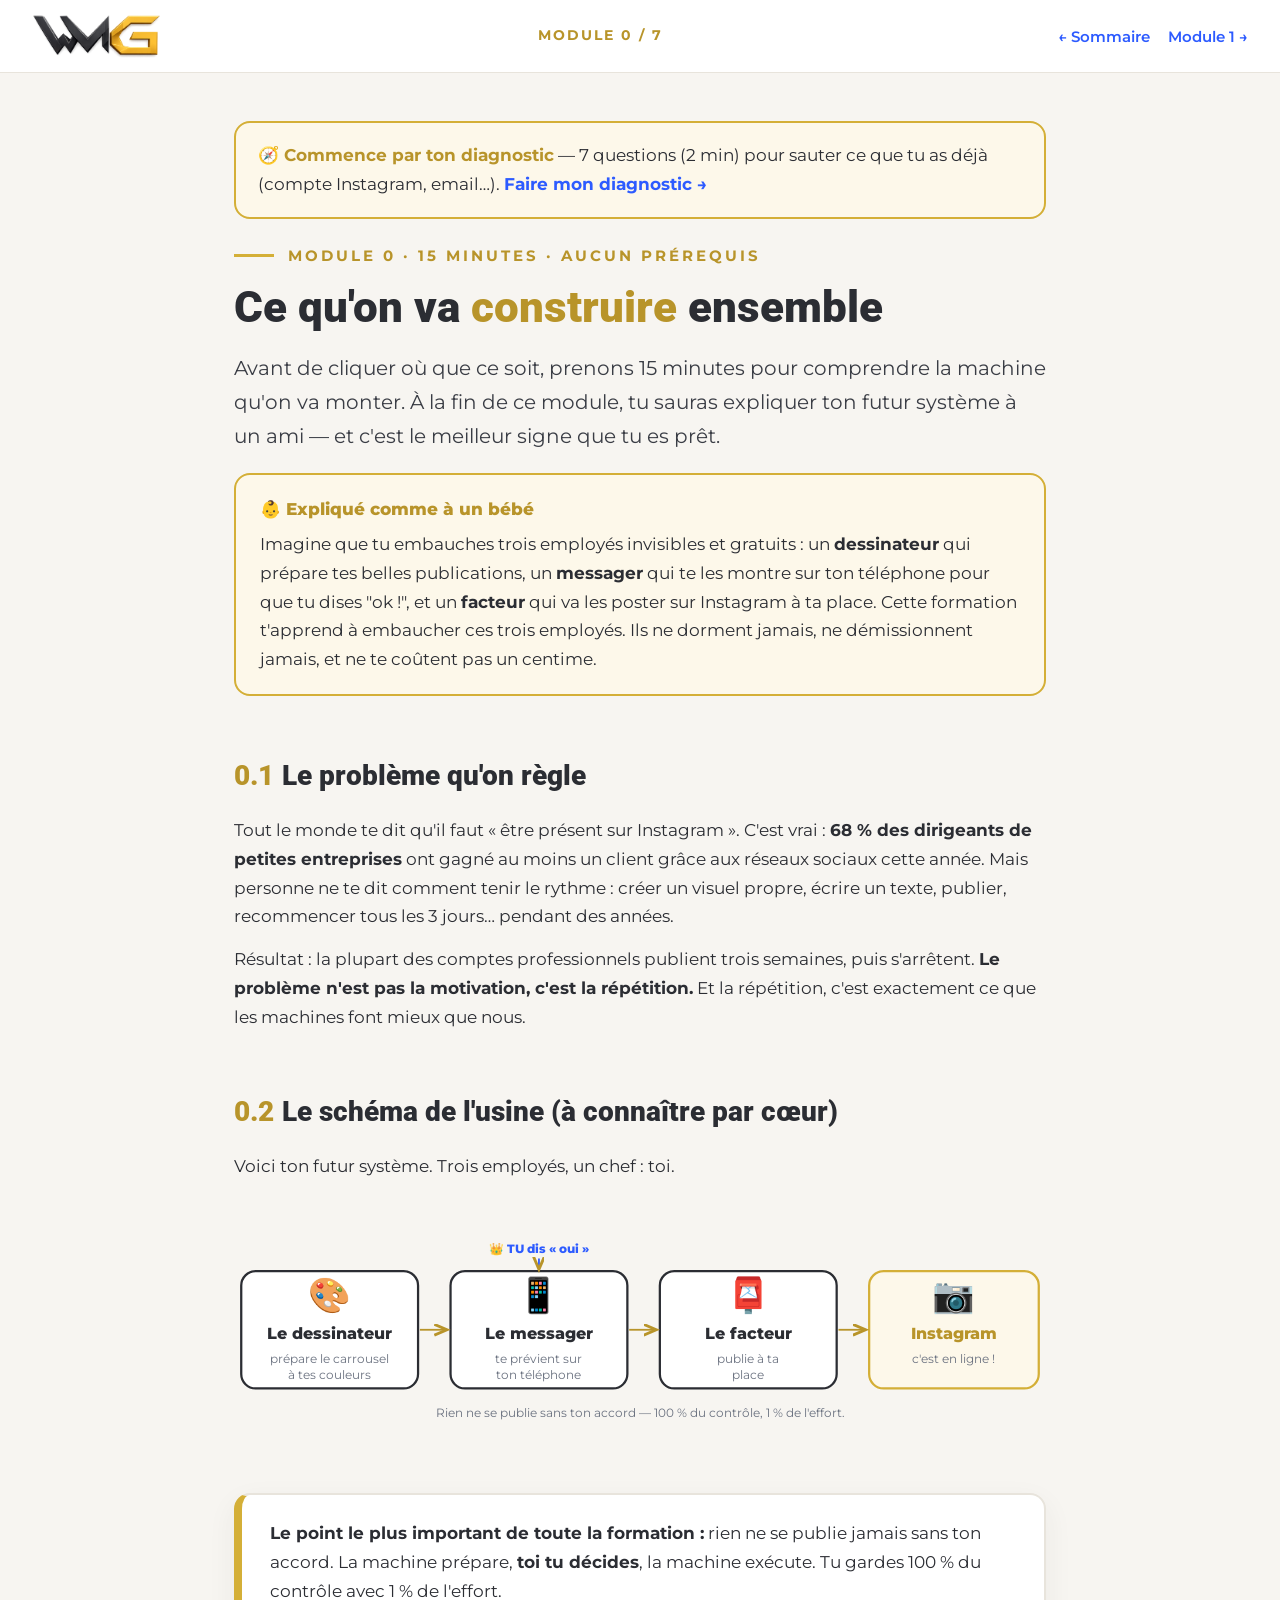
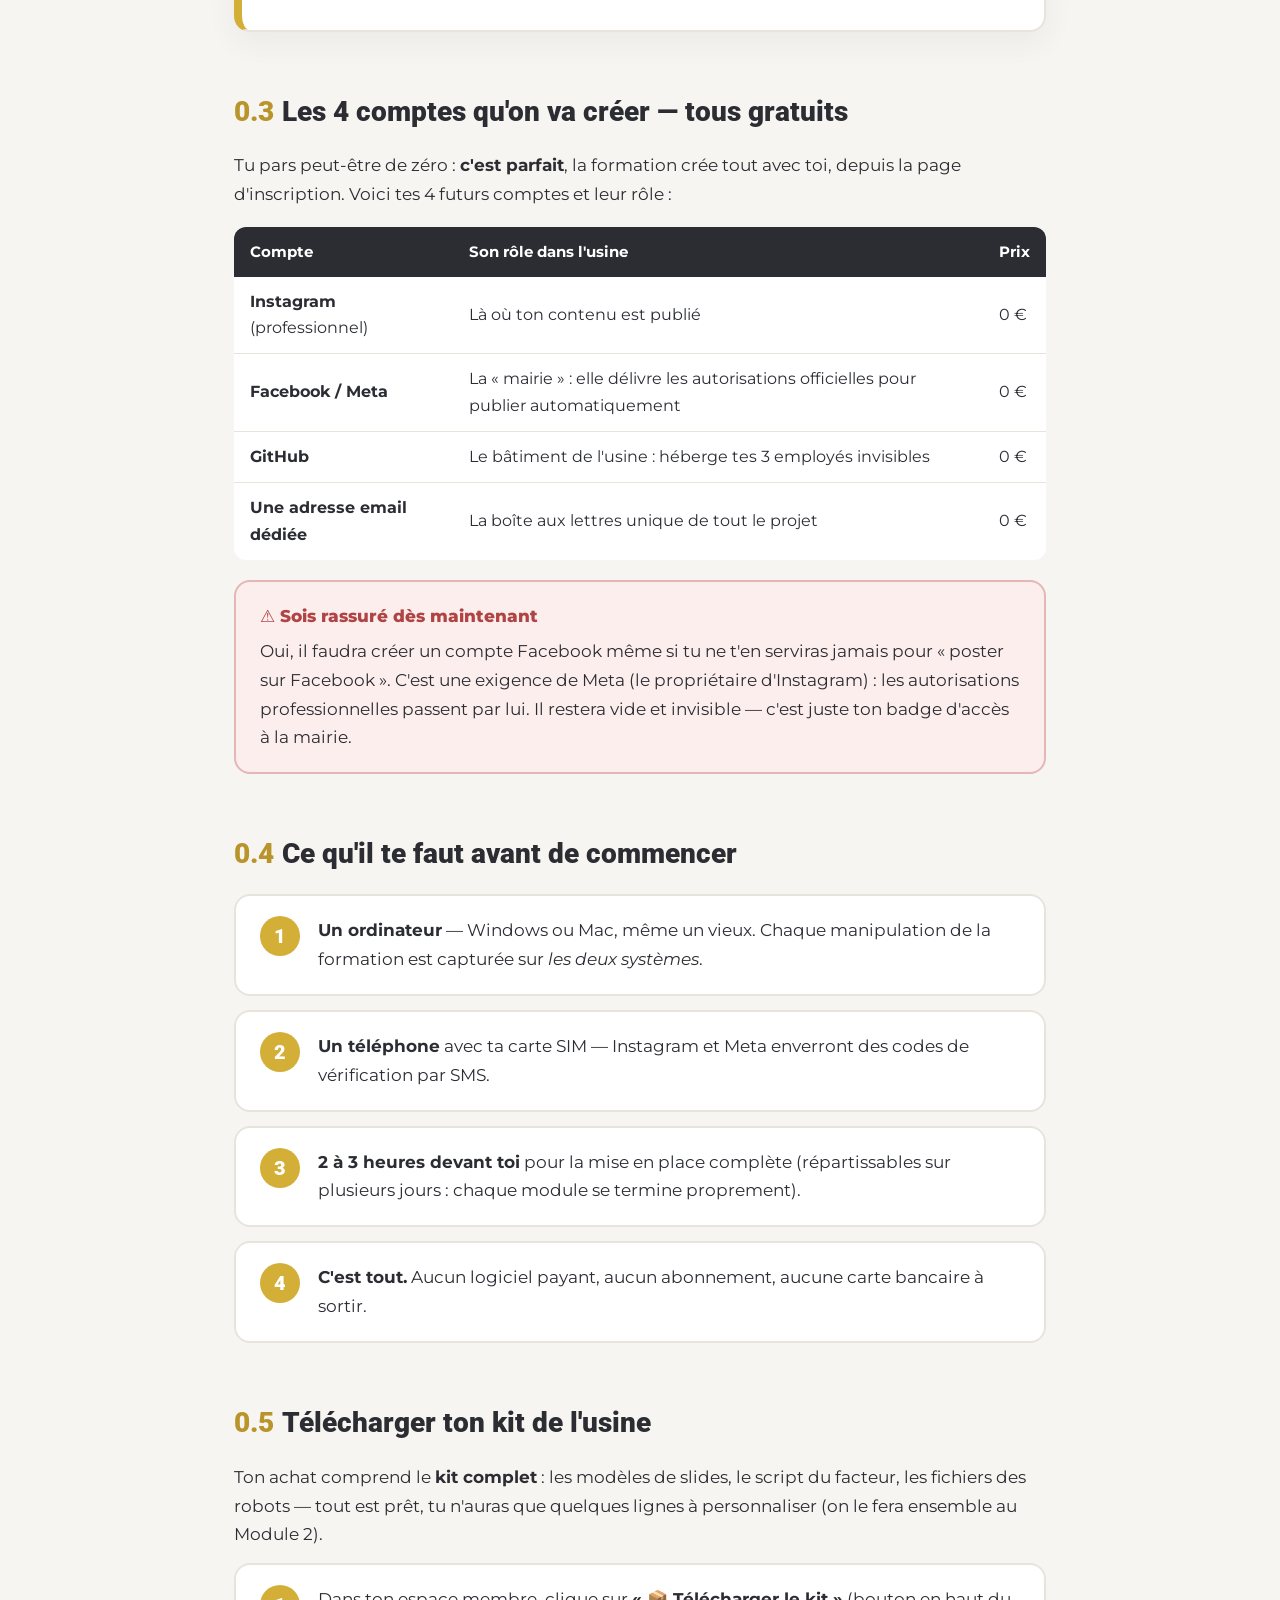
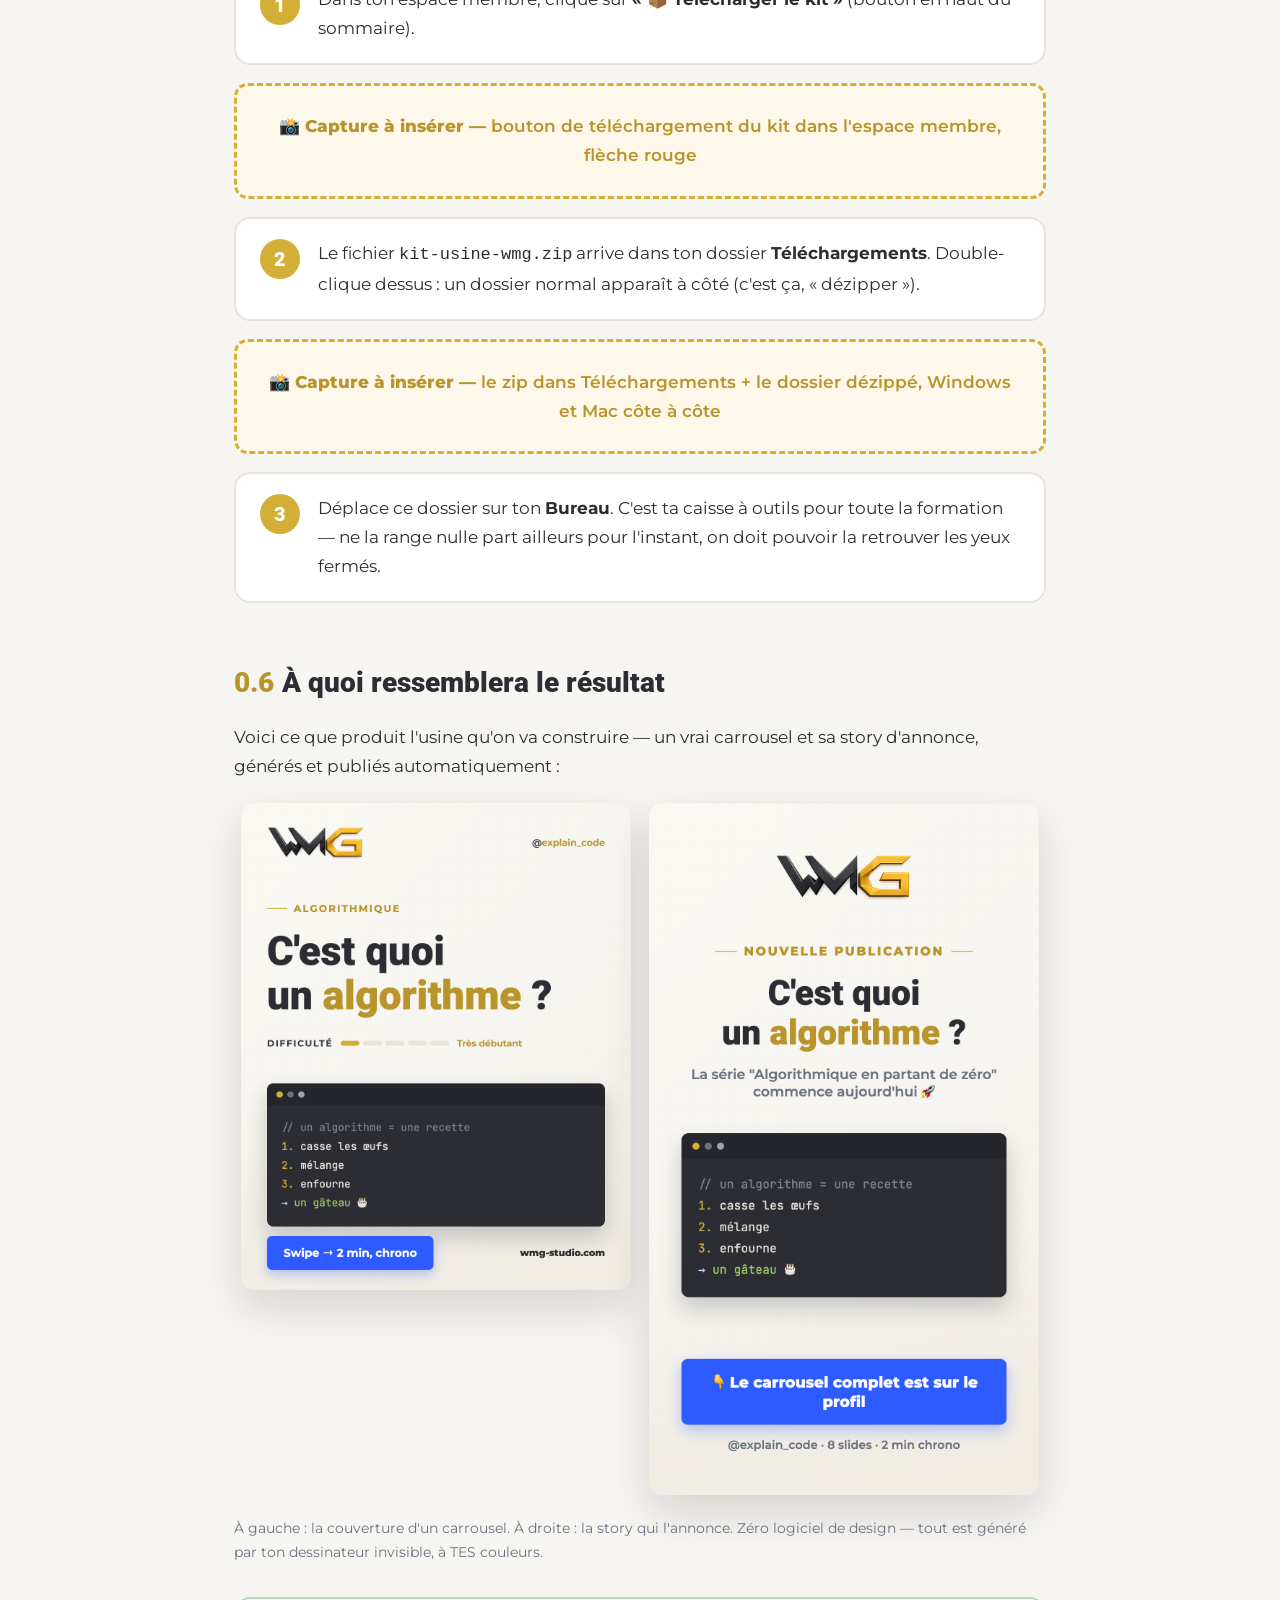
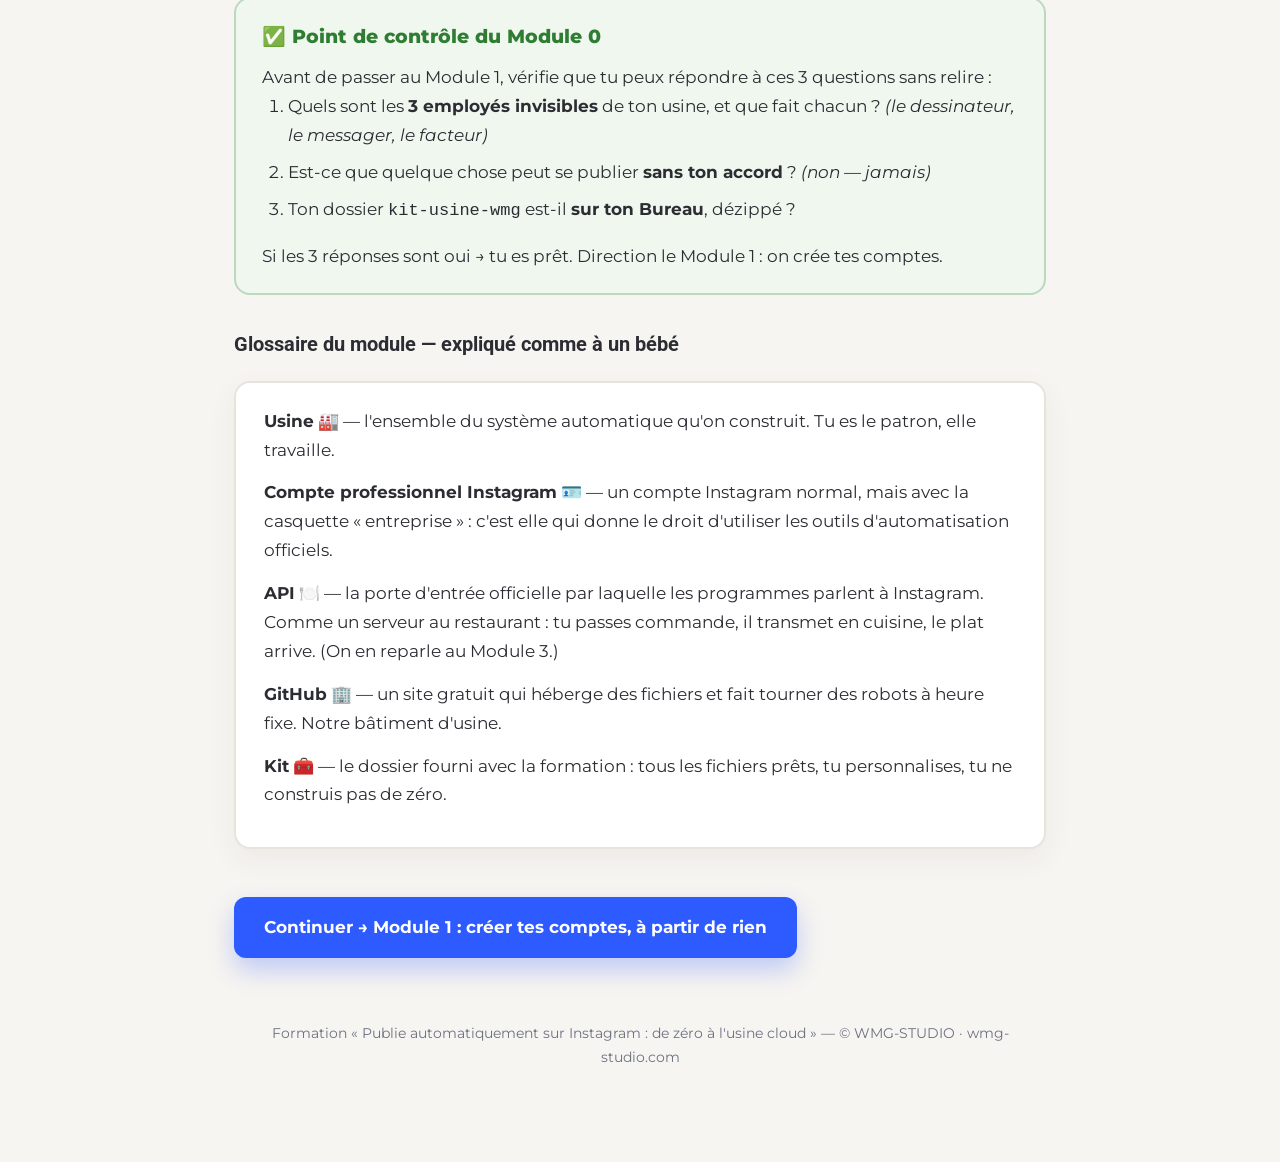
<file: module-0.html>
<!DOCTYPE html>
<html lang="fr">
<head>
<meta charset="UTF-8">
<meta name="robots" content="noindex, nofollow">
<meta name="viewport" content="width=device-width, initial-scale=1">
<title>Module 0 — Ce qu'on va construire | Formation WMG-STUDIO</title>
<link rel="preconnect" href="https://fonts.googleapis.com">
<link href="https://fonts.googleapis.com/css2?family=Montserrat:ital,wght@0,400;0,600;0,700;0,800&family=Roboto:wght@700;900&display=swap" rel="stylesheet">
<link rel="stylesheet" href="style.css">
</head>
<body>

<header class="topbar">
  <img src="assets/wmg-logo.png" alt="WMG-STUDIO">
  <span class="module-label">Module 0 / 7</span>
  <nav><a href="index.html">← Sommaire</a><a href="module-1.html">Module 1 →</a></nav>
</header>

<main class="page">

  <a href="diagnostic.html" style="display:block;text-decoration:none;background:#FDF8EA;border:2px solid var(--gold);border-radius:16px;padding:18px 22px;margin-bottom:24px;color:var(--ink)"><strong style="color:var(--gold-dark)">🧭 Commence par ton diagnostic</strong> — 7 questions (2 min) pour sauter ce que tu as déjà (compte Instagram, email…). <span style="color:var(--cta);font-weight:700">Faire mon diagnostic →</span></a>

  <div class="badge">Module 0 · 15 minutes · aucun prérequis</div>
  <h1>Ce qu'on va <span class="gold">construire</span> ensemble</h1>
  <p class="lead">Avant de cliquer où que ce soit, prenons 15 minutes pour comprendre la machine qu'on va monter. À la fin de ce module, tu sauras expliquer ton futur système à un ami — et c'est le meilleur signe que tu es prêt.</p>

  <div class="bebe">
    <div class="t">Expliqué comme à un bébé</div>
    Imagine que tu embauches trois employés invisibles et gratuits : un <strong>dessinateur</strong> qui prépare tes belles publications, un <strong>messager</strong> qui te les montre sur ton téléphone pour que tu dises "ok !", et un <strong>facteur</strong> qui va les poster sur Instagram à ta place. Cette formation t'apprend à embaucher ces trois employés. Ils ne dorment jamais, ne démissionnent jamais, et ne te coûtent pas un centime.
  </div>

  <h2><span class="num">0.1</span>Le problème qu'on règle</h2>
  <p>Tout le monde te dit qu'il faut « être présent sur Instagram ». C'est vrai : <strong>68 % des dirigeants de petites entreprises</strong> ont gagné au moins un client grâce aux réseaux sociaux cette année. Mais personne ne te dit comment tenir le rythme : créer un visuel propre, écrire un texte, publier, recommencer tous les 3 jours… pendant des années.</p>
  <p>Résultat : la plupart des comptes professionnels publient trois semaines, puis s'arrêtent. <strong>Le problème n'est pas la motivation, c'est la répétition.</strong> Et la répétition, c'est exactement ce que les machines font mieux que nous.</p>

  <h2><span class="num">0.2</span>Le schéma de l'usine (à connaître par cœur)</h2>
  <p>Voici ton futur système. Trois employés, un chef : toi.</p>

  <svg viewBox="0 0 900 250" style="width:100%;height:auto;margin:22px 0" xmlns="http://www.w3.org/2000/svg" font-family="Montserrat, sans-serif">
    <defs>
      <marker id="ar0" markerWidth="10" markerHeight="10" refX="7" refY="3" orient="auto"><path d="M0,0 L7,3 L0,6" fill="none" stroke="#B8942A" stroke-width="1.6"/></marker>
    </defs>
    <!-- nodes -->
    <g>
      <rect x="8" y="60" width="196" height="130" rx="16" fill="#FFFFFF" stroke="#2B2D33" stroke-width="2.5"/>
      <text x="106" y="100" font-size="38" text-anchor="middle">🎨</text>
      <text x="106" y="135" font-size="18" font-weight="800" text-anchor="middle" fill="#2B2D33">Le dessinateur</text>
      <text x="106" y="162" font-size="13.5" text-anchor="middle" fill="#6B7280">prépare le carrousel</text>
      <text x="106" y="180" font-size="13.5" text-anchor="middle" fill="#6B7280">à tes couleurs</text>
    </g>
    <g>
      <rect x="240" y="60" width="196" height="130" rx="16" fill="#FFFFFF" stroke="#2B2D33" stroke-width="2.5"/>
      <text x="338" y="100" font-size="38" text-anchor="middle">📱</text>
      <text x="338" y="135" font-size="18" font-weight="800" text-anchor="middle" fill="#2B2D33">Le messager</text>
      <text x="338" y="162" font-size="13.5" text-anchor="middle" fill="#6B7280">te prévient sur</text>
      <text x="338" y="180" font-size="13.5" text-anchor="middle" fill="#6B7280">ton téléphone</text>
    </g>
    <g>
      <rect x="472" y="60" width="196" height="130" rx="16" fill="#FFFFFF" stroke="#2B2D33" stroke-width="2.5"/>
      <text x="570" y="100" font-size="38" text-anchor="middle">📮</text>
      <text x="570" y="135" font-size="18" font-weight="800" text-anchor="middle" fill="#2B2D33">Le facteur</text>
      <text x="570" y="162" font-size="13.5" text-anchor="middle" fill="#6B7280">publie à ta</text>
      <text x="570" y="180" font-size="13.5" text-anchor="middle" fill="#6B7280">place</text>
    </g>
    <g>
      <rect x="704" y="60" width="188" height="130" rx="16" fill="#FDF8EA" stroke="#D4AF37" stroke-width="2.5"/>
      <text x="798" y="100" font-size="38" text-anchor="middle">📷</text>
      <text x="798" y="135" font-size="18" font-weight="800" text-anchor="middle" fill="#B8942A">Instagram</text>
      <text x="798" y="162" font-size="13.5" text-anchor="middle" fill="#6B7280">c'est en ligne !</text>
    </g>
    <!-- arrows -->
    <line x1="206" y1="125" x2="236" y2="125" stroke="#B8942A" stroke-width="2" marker-end="url(#ar0)"/>
    <line x1="438" y1="125" x2="468" y2="125" stroke="#B8942A" stroke-width="2" marker-end="url(#ar0)"/>
    <line x1="670" y1="125" x2="700" y2="125" stroke="#B8942A" stroke-width="2" marker-end="url(#ar0)"/>
    <!-- label validation -->
    <text x="338" y="40" font-size="13" font-weight="800" text-anchor="middle" fill="#2D5BFF">👑 TU dis « oui »</text>
    <line x1="338" y1="46" x2="338" y2="58" stroke="#2D5BFF" stroke-width="2" marker-end="url(#ar0)"/>
    <text x="450" y="222" font-size="13" text-anchor="middle" fill="#6B7280">Rien ne se publie sans ton accord — 100 % du contrôle, 1 % de l'effort.</text>
  </svg>

  <div class="card gold">
    <strong>Le point le plus important de toute la formation :</strong> rien ne se publie jamais sans ton accord. La machine prépare, <strong>toi tu décides</strong>, la machine exécute. Tu gardes 100 % du contrôle avec 1 % de l'effort.
  </div>

  <h2><span class="num">0.3</span>Les 4 comptes qu'on va créer — tous gratuits</h2>
  <p>Tu pars peut-être de zéro : <strong>c'est parfait</strong>, la formation crée tout avec toi, depuis la page d'inscription. Voici tes 4 futurs comptes et leur rôle :</p>
  <table>
    <tr><th>Compte</th><th>Son rôle dans l'usine</th><th>Prix</th></tr>
    <tr><td><strong>Instagram</strong> (professionnel)</td><td>Là où ton contenu est publié</td><td>0 €</td></tr>
    <tr><td><strong>Facebook / Meta</strong></td><td>La « mairie » : elle délivre les autorisations officielles pour publier automatiquement</td><td>0 €</td></tr>
    <tr><td><strong>GitHub</strong></td><td>Le bâtiment de l'usine : héberge tes 3 employés invisibles</td><td>0 €</td></tr>
    <tr><td><strong>Une adresse email dédiée</strong></td><td>La boîte aux lettres unique de tout le projet</td><td>0 €</td></tr>
  </table>

  <div class="warn">
    <div class="t">Sois rassuré dès maintenant</div>
    Oui, il faudra créer un compte Facebook même si tu ne t'en serviras jamais pour « poster sur Facebook ». C'est une exigence de Meta (le propriétaire d'Instagram) : les autorisations professionnelles passent par lui. Il restera vide et invisible — c'est juste ton badge d'accès à la mairie.
  </div>

  <h2><span class="num">0.4</span>Ce qu'il te faut avant de commencer</h2>
  <div class="step"><span class="n">1</span><div><strong>Un ordinateur</strong> — Windows ou Mac, même un vieux. Chaque manipulation de la formation est capturée sur <em>les deux systèmes</em>.</div></div>
  <div class="step"><span class="n">2</span><div><strong>Un téléphone</strong> avec ta carte SIM — Instagram et Meta enverront des codes de vérification par SMS.</div></div>
  <div class="step"><span class="n">3</span><div><strong>2 à 3 heures devant toi</strong> pour la mise en place complète (répartissables sur plusieurs jours : chaque module se termine proprement).</div></div>
  <div class="step"><span class="n">4</span><div><strong>C'est tout.</strong> Aucun logiciel payant, aucun abonnement, aucune carte bancaire à sortir.</div></div>

  <h2><span class="num">0.5</span>Télécharger ton kit de l'usine</h2>
  <p>Ton achat comprend le <strong>kit complet</strong> : les modèles de slides, le script du facteur, les fichiers des robots — tout est prêt, tu n'auras que quelques lignes à personnaliser (on le fera ensemble au Module 2).</p>
  <div class="step"><span class="n">1</span><div>Dans ton espace membre, clique sur <strong>« 📦 Télécharger le kit »</strong> (bouton en haut du sommaire).</div></div>
  <div class="capture">bouton de téléchargement du kit dans l'espace membre, flèche rouge</div>
  <div class="step"><span class="n">2</span><div>Le fichier <code>kit-usine-wmg.zip</code> arrive dans ton dossier <strong>Téléchargements</strong>. Double-clique dessus : un dossier normal apparaît à côté (c'est ça, « dézipper »).</div></div>
  <div class="capture">le zip dans Téléchargements + le dossier dézippé, Windows et Mac côte à côte</div>
  <div class="step"><span class="n">3</span><div>Déplace ce dossier sur ton <strong>Bureau</strong>. C'est ta caisse à outils pour toute la formation — ne la range nulle part ailleurs pour l'instant, on doit pouvoir la retrouver les yeux fermés.</div></div>

  <h2><span class="num">0.6</span>À quoi ressemblera le résultat</h2>
  <p>Voici ce que produit l'usine qu'on va construire — un vrai carrousel et sa story d'annonce, générés et publiés automatiquement :</p>
  <figure class="duo">
    <img src="assets/demo-carrousel.png" alt="Exemple de couverture de carrousel générée par l'usine">
    <img src="assets/demo-story.png" alt="Exemple de story d'annonce générée par l'usine">
  </figure>
  <figcaption>À gauche : la couverture d'un carrousel. À droite : la story qui l'annonce. Zéro logiciel de design — tout est généré par ton dessinateur invisible, à TES couleurs.</figcaption>

  <div class="check">
    <div class="t">Point de contrôle du Module 0</div>
    Avant de passer au Module 1, vérifie que tu peux répondre à ces 3 questions sans relire :
    <ol>
      <li>Quels sont les <strong>3 employés invisibles</strong> de ton usine, et que fait chacun ? <em>(le dessinateur, le messager, le facteur)</em></li>
      <li>Est-ce que quelque chose peut se publier <strong>sans ton accord</strong> ? <em>(non — jamais)</em></li>
      <li>Ton dossier <code>kit-usine-wmg</code> est-il <strong>sur ton Bureau</strong>, dézippé ?</li>
    </ol>
    Si les 3 réponses sont oui → tu es prêt. Direction le Module 1 : on crée tes comptes.
  </div>

  <h3>Glossaire du module — expliqué comme à un bébé</h3>
  <div class="card">
    <p><strong>Usine</strong> 🏭 — l'ensemble du système automatique qu'on construit. Tu es le patron, elle travaille.</p>
    <p><strong>Compte professionnel Instagram</strong> 🪪 — un compte Instagram normal, mais avec la casquette « entreprise » : c'est elle qui donne le droit d'utiliser les outils d'automatisation officiels.</p>
    <p><strong>API</strong> 🍽️ — la porte d'entrée officielle par laquelle les programmes parlent à Instagram. Comme un serveur au restaurant : tu passes commande, il transmet en cuisine, le plat arrive. (On en reparle au Module 3.)</p>
    <p><strong>GitHub</strong> 🏢 — un site gratuit qui héberge des fichiers et fait tourner des robots à heure fixe. Notre bâtiment d'usine.</p>
    <p><strong>Kit</strong> 🧰 — le dossier fourni avec la formation : tous les fichiers prêts, tu personnalises, tu ne construis pas de zéro.</p>
  </div>

  <a class="next" href="module-1.html">Continuer → Module 1 : créer tes comptes, à partir de rien</a>

  <div class="footer">Formation « Publie automatiquement sur Instagram : de zéro à l'usine cloud » — © WMG-STUDIO · wmg-studio.com</div>

</main>
</body>
</html>
</file>
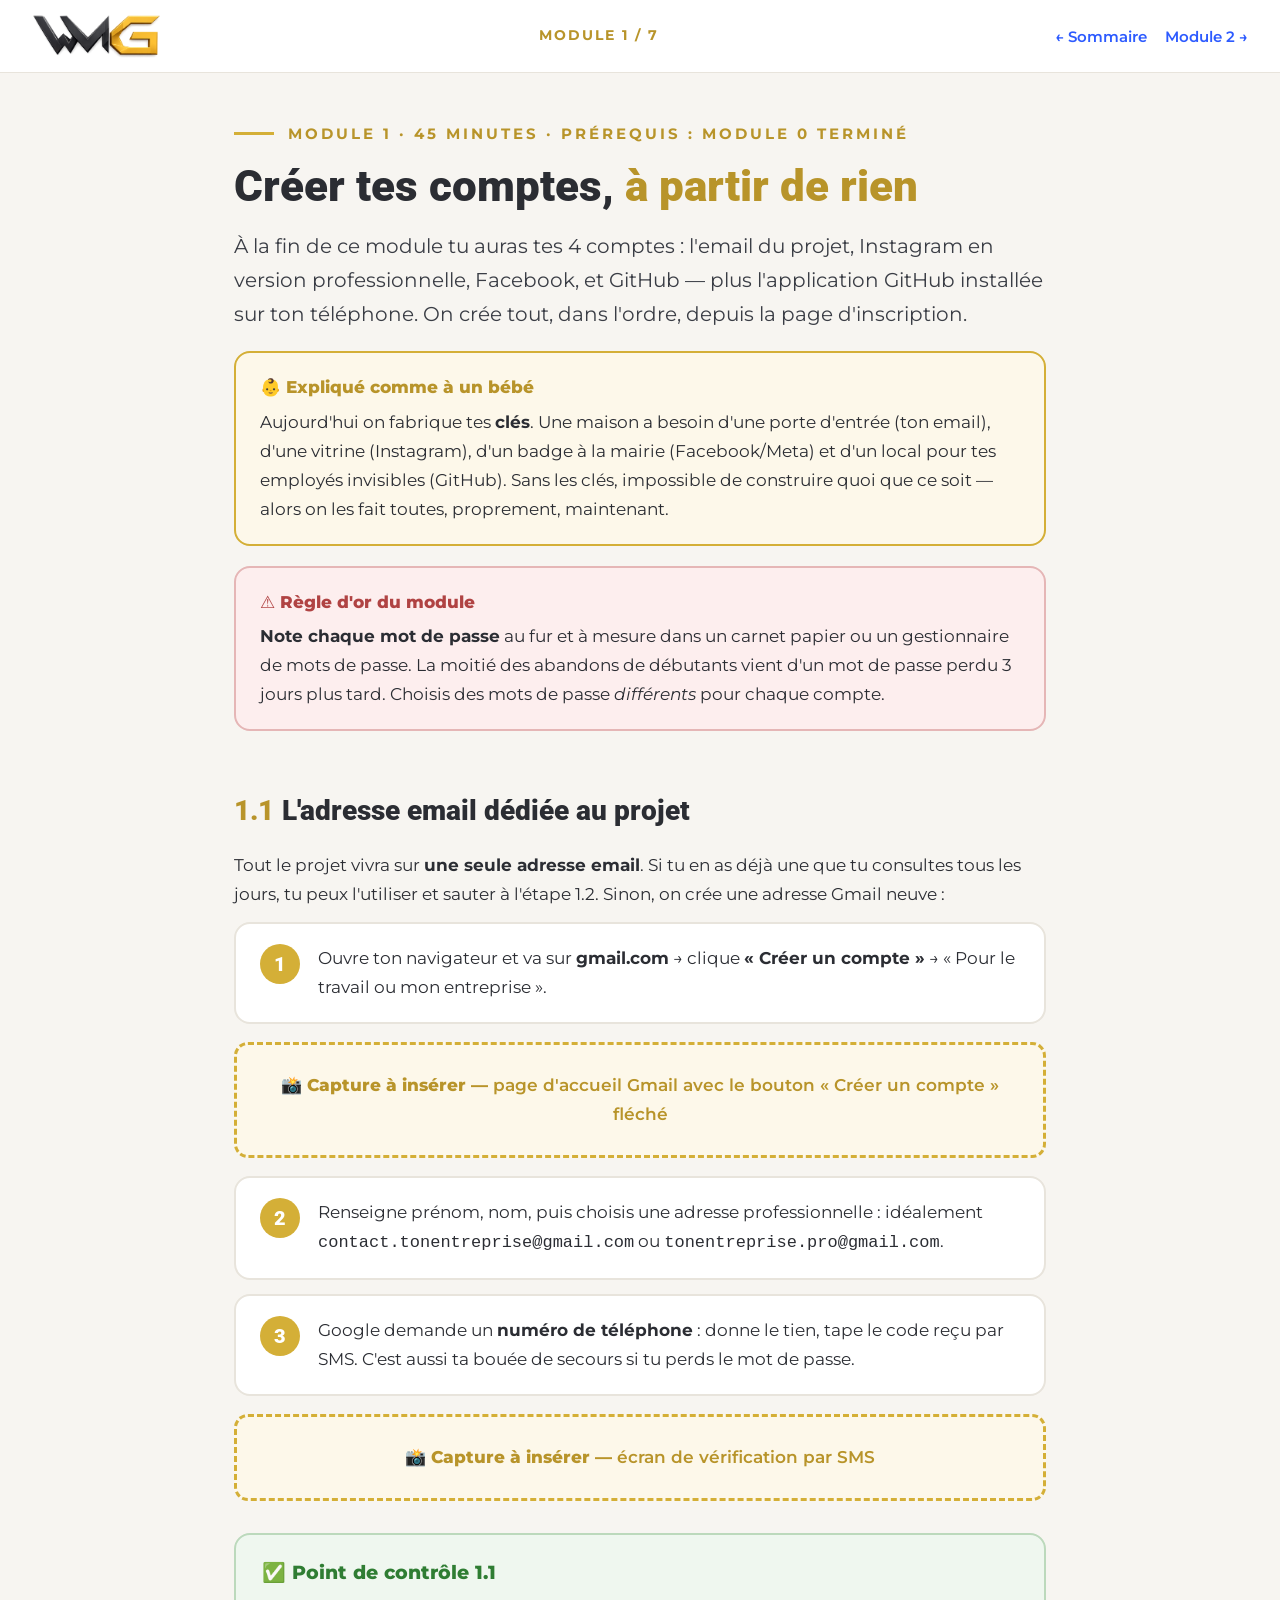
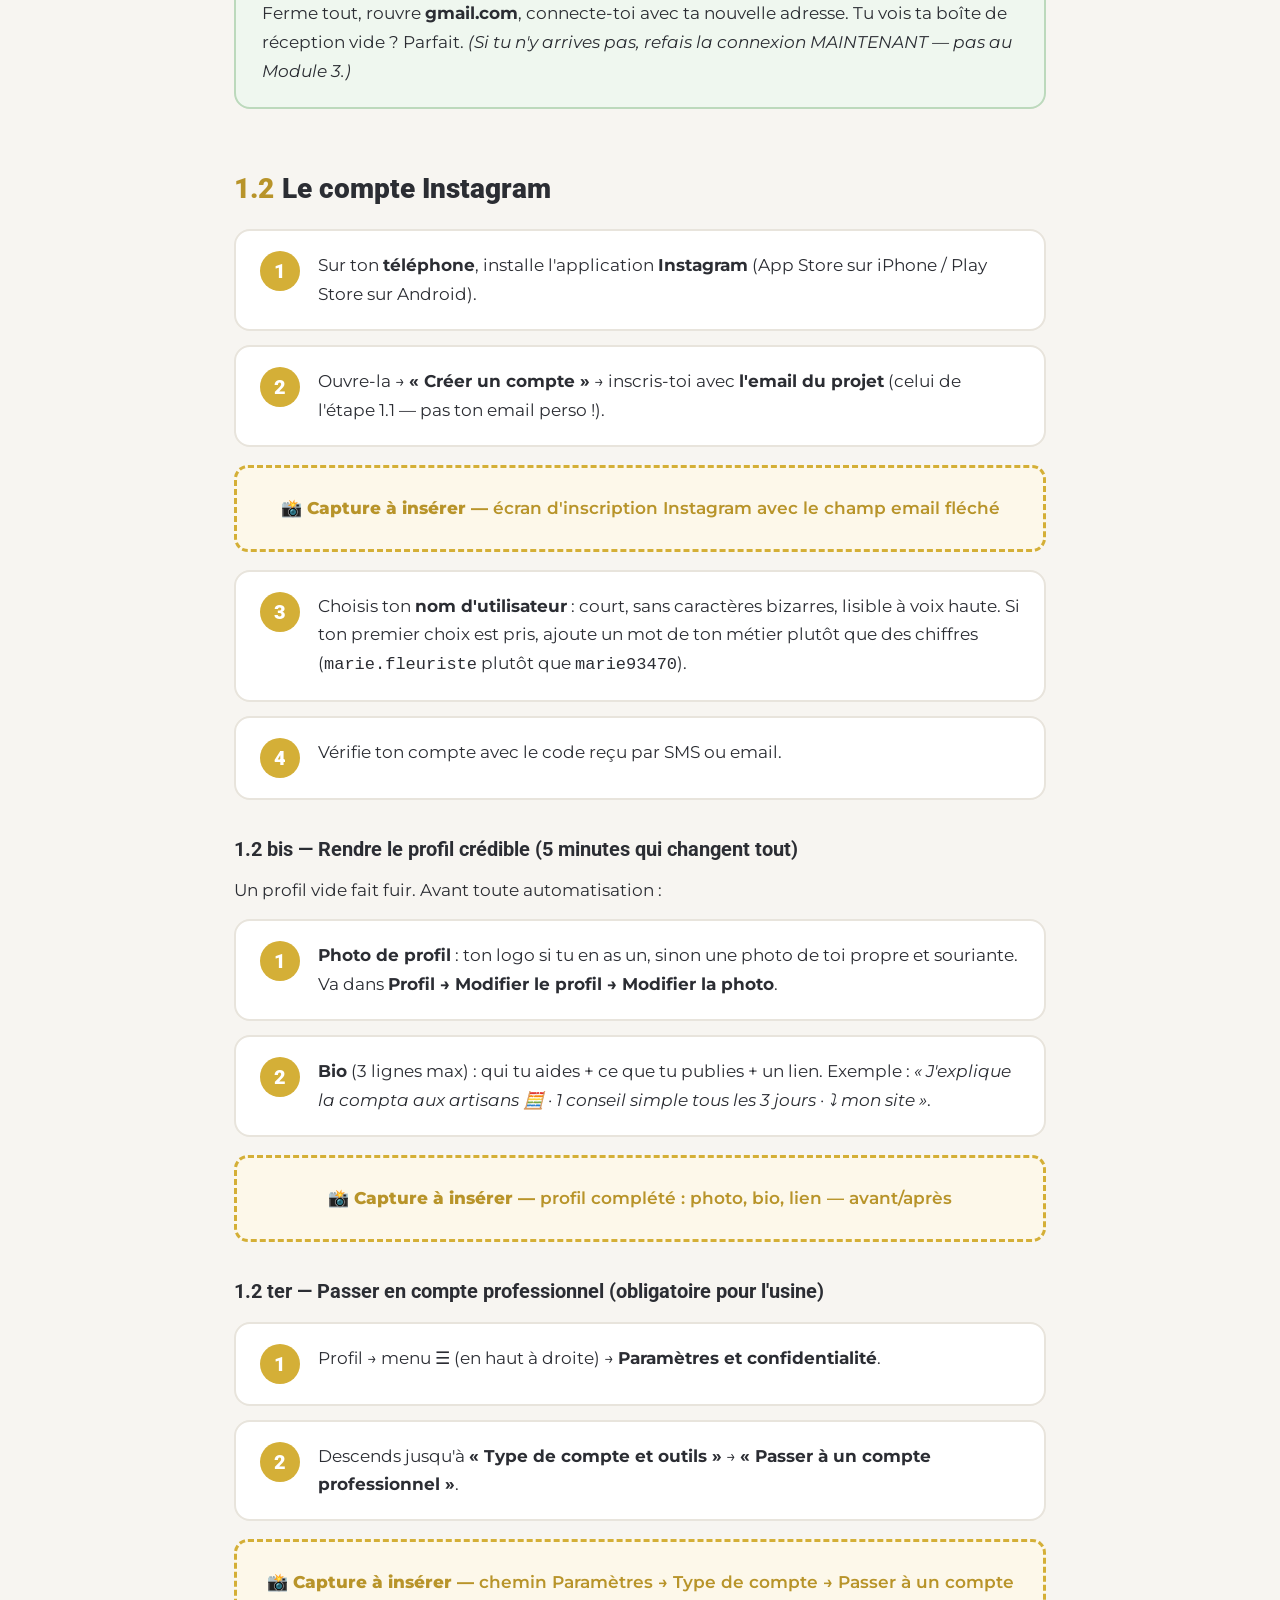
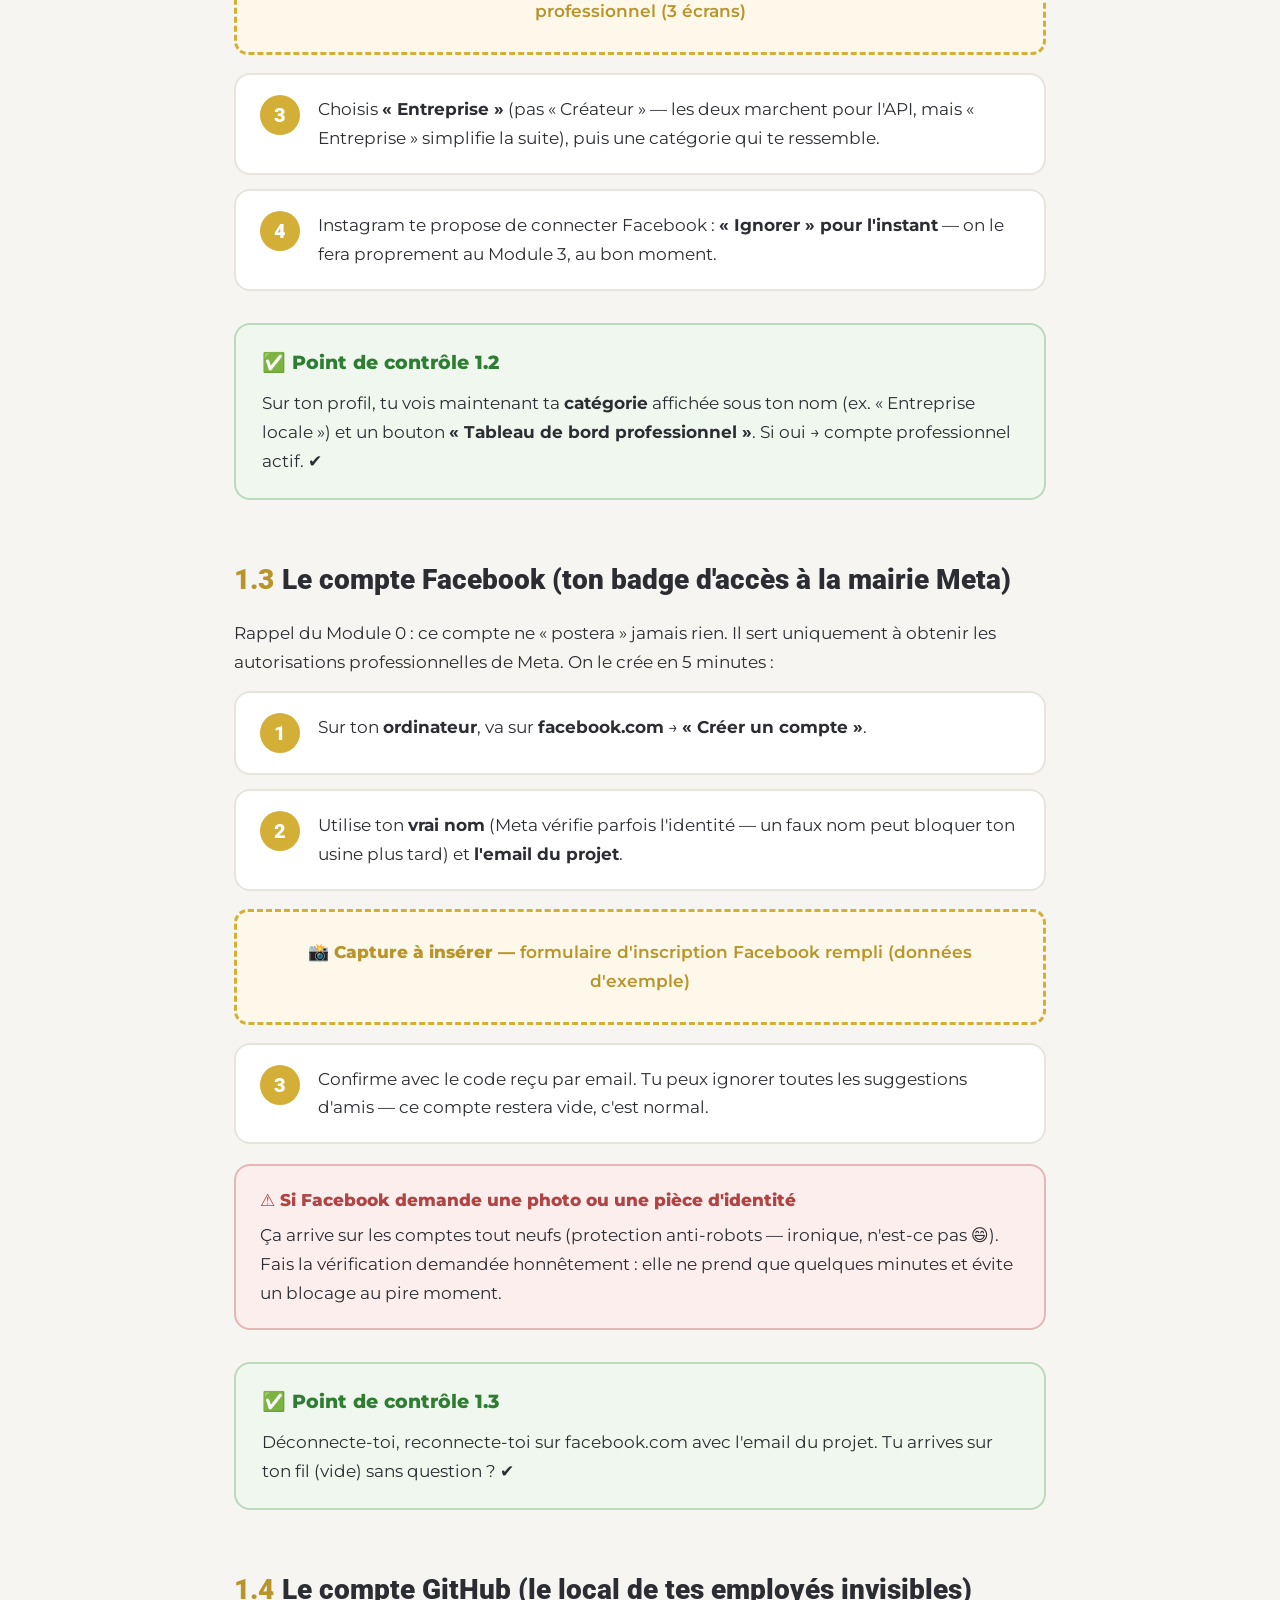
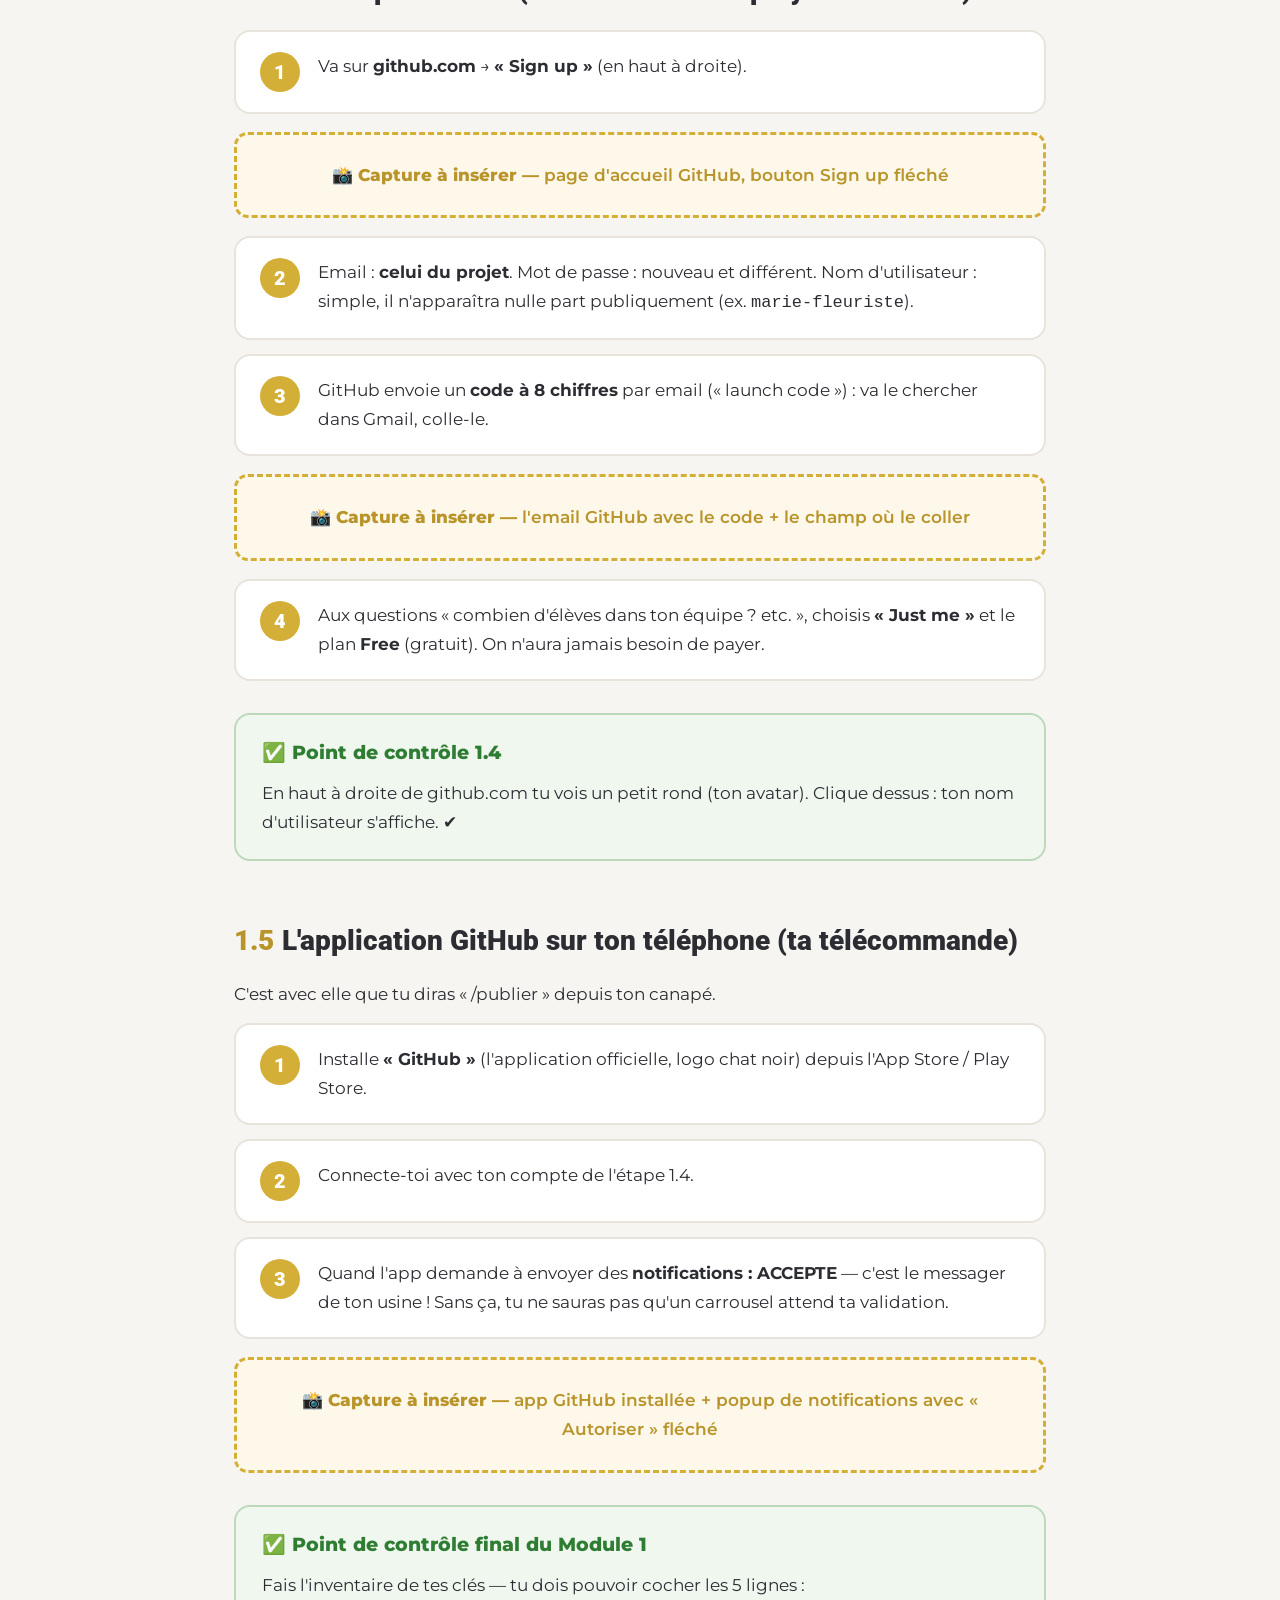
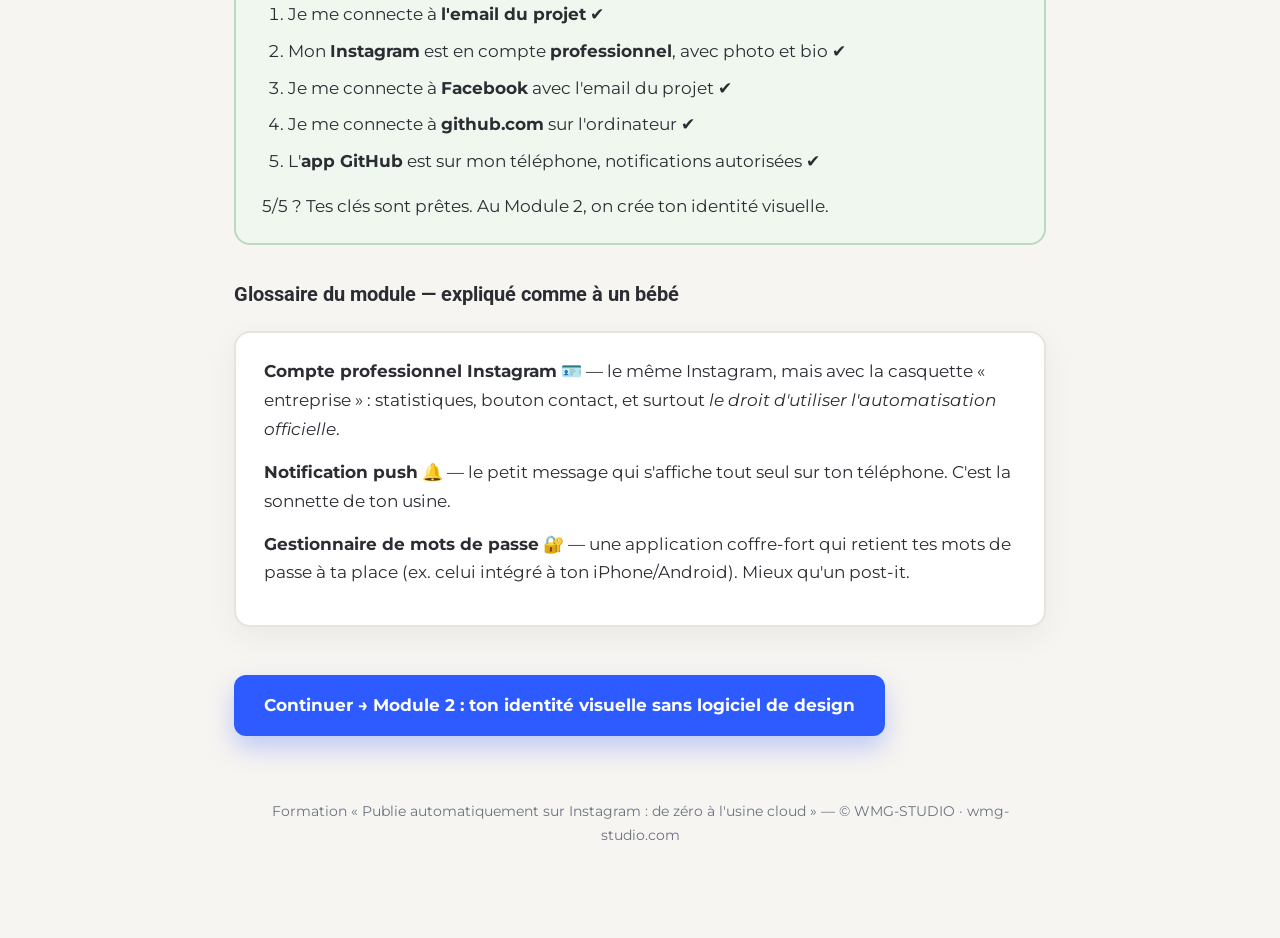
<file: module-1.html>
<!DOCTYPE html>
<html lang="fr">
<head>
<meta charset="UTF-8">
<meta name="robots" content="noindex, nofollow">
<meta name="viewport" content="width=device-width, initial-scale=1">
<title>Module 1 — Créer tes comptes à partir de rien | Formation WMG-STUDIO</title>
<link rel="preconnect" href="https://fonts.googleapis.com">
<link href="https://fonts.googleapis.com/css2?family=Montserrat:ital,wght@0,400;0,600;0,700;0,800&family=Roboto:wght@700;900&display=swap" rel="stylesheet">
<link rel="stylesheet" href="style.css">
</head>
<body>

<header class="topbar">
  <img src="assets/wmg-logo.png" alt="WMG-STUDIO">
  <span class="module-label">Module 1 / 7</span>
  <nav><a href="index.html">← Sommaire</a><a href="module-2.html">Module 2 →</a></nav>
</header>

<main class="page">

  <div class="badge">Module 1 · 45 minutes · prérequis : Module 0 terminé</div>
  <h1>Créer tes comptes, <span class="gold">à partir de rien</span></h1>
  <p class="lead">À la fin de ce module tu auras tes 4 comptes : l'email du projet, Instagram en version professionnelle, Facebook, et GitHub — plus l'application GitHub installée sur ton téléphone. On crée tout, dans l'ordre, depuis la page d'inscription.</p>

  <div class="bebe">
    <div class="t">Expliqué comme à un bébé</div>
    Aujourd'hui on fabrique tes <strong>clés</strong>. Une maison a besoin d'une porte d'entrée (ton email), d'une vitrine (Instagram), d'un badge à la mairie (Facebook/Meta) et d'un local pour tes employés invisibles (GitHub). Sans les clés, impossible de construire quoi que ce soit — alors on les fait toutes, proprement, maintenant.
  </div>

  <div class="warn">
    <div class="t">Règle d'or du module</div>
    <strong>Note chaque mot de passe</strong> au fur et à mesure dans un carnet papier ou un gestionnaire de mots de passe. La moitié des abandons de débutants vient d'un mot de passe perdu 3 jours plus tard. Choisis des mots de passe <em>différents</em> pour chaque compte.
  </div>

  <h2><span class="num">1.1</span>L'adresse email dédiée au projet</h2>
  <p>Tout le projet vivra sur <strong>une seule adresse email</strong>. Si tu en as déjà une que tu consultes tous les jours, tu peux l'utiliser et sauter à l'étape 1.2. Sinon, on crée une adresse Gmail neuve :</p>
  <div class="step"><span class="n">1</span><div>Ouvre ton navigateur et va sur <strong>gmail.com</strong> → clique <strong>« Créer un compte »</strong> → « Pour le travail ou mon entreprise ».</div></div>
  <div class="capture">page d'accueil Gmail avec le bouton « Créer un compte » fléché</div>
  <div class="step"><span class="n">2</span><div>Renseigne prénom, nom, puis choisis une adresse professionnelle : idéalement <code>contact.tonentreprise@gmail.com</code> ou <code>tonentreprise.pro@gmail.com</code>.</div></div>
  <div class="step"><span class="n">3</span><div>Google demande un <strong>numéro de téléphone</strong> : donne le tien, tape le code reçu par SMS. C'est aussi ta bouée de secours si tu perds le mot de passe.</div></div>
  <div class="capture">écran de vérification par SMS</div>
  <div class="check">
    <div class="t">Point de contrôle 1.1</div>
    Ferme tout, rouvre <strong>gmail.com</strong>, connecte-toi avec ta nouvelle adresse. Tu vois ta boîte de réception vide ? Parfait. <em>(Si tu n'y arrives pas, refais la connexion MAINTENANT — pas au Module 3.)</em>
  </div>

  <h2><span class="num">1.2</span>Le compte Instagram</h2>
  <div class="step"><span class="n">1</span><div>Sur ton <strong>téléphone</strong>, installe l'application <strong>Instagram</strong> (App Store sur iPhone / Play Store sur Android).</div></div>
  <div class="step"><span class="n">2</span><div>Ouvre-la → <strong>« Créer un compte »</strong> → inscris-toi avec <strong>l'email du projet</strong> (celui de l'étape 1.1 — pas ton email perso !).</div></div>
  <div class="capture">écran d'inscription Instagram avec le champ email fléché</div>
  <div class="step"><span class="n">3</span><div>Choisis ton <strong>nom d'utilisateur</strong> : court, sans caractères bizarres, lisible à voix haute. Si ton premier choix est pris, ajoute un mot de ton métier plutôt que des chiffres (<code>marie.fleuriste</code> plutôt que <code>marie93470</code>).</div></div>
  <div class="step"><span class="n">4</span><div>Vérifie ton compte avec le code reçu par SMS ou email.</div></div>

  <h3>1.2 bis — Rendre le profil crédible (5 minutes qui changent tout)</h3>
  <p>Un profil vide fait fuir. Avant toute automatisation :</p>
  <div class="step"><span class="n">1</span><div><strong>Photo de profil</strong> : ton logo si tu en as un, sinon une photo de toi propre et souriante. Va dans <strong>Profil → Modifier le profil → Modifier la photo</strong>.</div></div>
  <div class="step"><span class="n">2</span><div><strong>Bio</strong> (3 lignes max) : qui tu aides + ce que tu publies + un lien. Exemple : <em>« J'explique la compta aux artisans 🧮 · 1 conseil simple tous les 3 jours · ⤵ mon site »</em>.</div></div>
  <div class="capture">profil complété : photo, bio, lien — avant/après</div>

  <h3>1.2 ter — Passer en compte professionnel (obligatoire pour l'usine)</h3>
  <div class="step"><span class="n">1</span><div>Profil → menu <strong>☰</strong> (en haut à droite) → <strong>Paramètres et confidentialité</strong>.</div></div>
  <div class="step"><span class="n">2</span><div>Descends jusqu'à <strong>« Type de compte et outils »</strong> → <strong>« Passer à un compte professionnel »</strong>.</div></div>
  <div class="capture">chemin Paramètres → Type de compte → Passer à un compte professionnel (3 écrans)</div>
  <div class="step"><span class="n">3</span><div>Choisis <strong>« Entreprise »</strong> (pas « Créateur » — les deux marchent pour l'API, mais « Entreprise » simplifie la suite), puis une catégorie qui te ressemble.</div></div>
  <div class="step"><span class="n">4</span><div>Instagram te propose de connecter Facebook : <strong>« Ignorer » pour l'instant</strong> — on le fera proprement au Module 3, au bon moment.</div></div>
  <div class="check">
    <div class="t">Point de contrôle 1.2</div>
    Sur ton profil, tu vois maintenant ta <strong>catégorie</strong> affichée sous ton nom (ex. « Entreprise locale ») et un bouton <strong>« Tableau de bord professionnel »</strong>. Si oui → compte professionnel actif. ✔
  </div>

  <h2><span class="num">1.3</span>Le compte Facebook (ton badge d'accès à la mairie Meta)</h2>
  <p>Rappel du Module 0 : ce compte ne « postera » jamais rien. Il sert uniquement à obtenir les autorisations professionnelles de Meta. On le crée en 5 minutes :</p>
  <div class="step"><span class="n">1</span><div>Sur ton <strong>ordinateur</strong>, va sur <strong>facebook.com</strong> → <strong>« Créer un compte »</strong>.</div></div>
  <div class="step"><span class="n">2</span><div>Utilise ton <strong>vrai nom</strong> (Meta vérifie parfois l'identité — un faux nom peut bloquer ton usine plus tard) et <strong>l'email du projet</strong>.</div></div>
  <div class="capture">formulaire d'inscription Facebook rempli (données d'exemple)</div>
  <div class="step"><span class="n">3</span><div>Confirme avec le code reçu par email. Tu peux ignorer toutes les suggestions d'amis — ce compte restera vide, c'est normal.</div></div>
  <div class="warn">
    <div class="t">Si Facebook demande une photo ou une pièce d'identité</div>
    Ça arrive sur les comptes tout neufs (protection anti-robots — ironique, n'est-ce pas 😄). Fais la vérification demandée honnêtement : elle ne prend que quelques minutes et évite un blocage au pire moment.
  </div>
  <div class="check">
    <div class="t">Point de contrôle 1.3</div>
    Déconnecte-toi, reconnecte-toi sur facebook.com avec l'email du projet. Tu arrives sur ton fil (vide) sans question ? ✔
  </div>

  <h2><span class="num">1.4</span>Le compte GitHub (le local de tes employés invisibles)</h2>
  <div class="step"><span class="n">1</span><div>Va sur <strong>github.com</strong> → <strong>« Sign up »</strong> (en haut à droite).</div></div>
  <div class="capture">page d'accueil GitHub, bouton Sign up fléché</div>
  <div class="step"><span class="n">2</span><div>Email : <strong>celui du projet</strong>. Mot de passe : nouveau et différent. Nom d'utilisateur : simple, il n'apparaîtra nulle part publiquement (ex. <code>marie-fleuriste</code>).</div></div>
  <div class="step"><span class="n">3</span><div>GitHub envoie un <strong>code à 8 chiffres</strong> par email (« launch code ») : va le chercher dans Gmail, colle-le.</div></div>
  <div class="capture">l'email GitHub avec le code + le champ où le coller</div>
  <div class="step"><span class="n">4</span><div>Aux questions « combien d'élèves dans ton équipe ? etc. », choisis <strong>« Just me »</strong> et le plan <strong>Free</strong> (gratuit). On n'aura jamais besoin de payer.</div></div>
  <div class="check">
    <div class="t">Point de contrôle 1.4</div>
    En haut à droite de github.com tu vois un petit rond (ton avatar). Clique dessus : ton nom d'utilisateur s'affiche. ✔
  </div>

  <h2><span class="num">1.5</span>L'application GitHub sur ton téléphone (ta télécommande)</h2>
  <p>C'est avec elle que tu diras « /publier » depuis ton canapé.</p>
  <div class="step"><span class="n">1</span><div>Installe <strong>« GitHub »</strong> (l'application officielle, logo chat noir) depuis l'App Store / Play Store.</div></div>
  <div class="step"><span class="n">2</span><div>Connecte-toi avec ton compte de l'étape 1.4.</div></div>
  <div class="step"><span class="n">3</span><div>Quand l'app demande à envoyer des <strong>notifications : ACCEPTE</strong> — c'est le messager de ton usine ! Sans ça, tu ne sauras pas qu'un carrousel attend ta validation.</div></div>
  <div class="capture">app GitHub installée + popup de notifications avec « Autoriser » fléché</div>
  <div class="check">
    <div class="t">Point de contrôle final du Module 1</div>
    Fais l'inventaire de tes clés — tu dois pouvoir cocher les 5 lignes :
    <ol>
      <li>Je me connecte à <strong>l'email du projet</strong> ✔</li>
      <li>Mon <strong>Instagram</strong> est en compte <strong>professionnel</strong>, avec photo et bio ✔</li>
      <li>Je me connecte à <strong>Facebook</strong> avec l'email du projet ✔</li>
      <li>Je me connecte à <strong>github.com</strong> sur l'ordinateur ✔</li>
      <li>L'<strong>app GitHub</strong> est sur mon téléphone, notifications autorisées ✔</li>
    </ol>
    5/5 ? Tes clés sont prêtes. Au Module 2, on crée ton identité visuelle.
  </div>

  <h3>Glossaire du module — expliqué comme à un bébé</h3>
  <div class="card">
    <p><strong>Compte professionnel Instagram</strong> 🪪 — le même Instagram, mais avec la casquette « entreprise » : statistiques, bouton contact, et surtout <em>le droit d'utiliser l'automatisation officielle</em>.</p>
    <p><strong>Notification push</strong> 🔔 — le petit message qui s'affiche tout seul sur ton téléphone. C'est la sonnette de ton usine.</p>
    <p><strong>Gestionnaire de mots de passe</strong> 🔐 — une application coffre-fort qui retient tes mots de passe à ta place (ex. celui intégré à ton iPhone/Android). Mieux qu'un post-it.</p>
  </div>

  <a class="next" href="module-2.html">Continuer → Module 2 : ton identité visuelle sans logiciel de design</a>
  <div class="footer">Formation « Publie automatiquement sur Instagram : de zéro à l'usine cloud » — © WMG-STUDIO · wmg-studio.com</div>
</main>
</body>
</html>
</file>
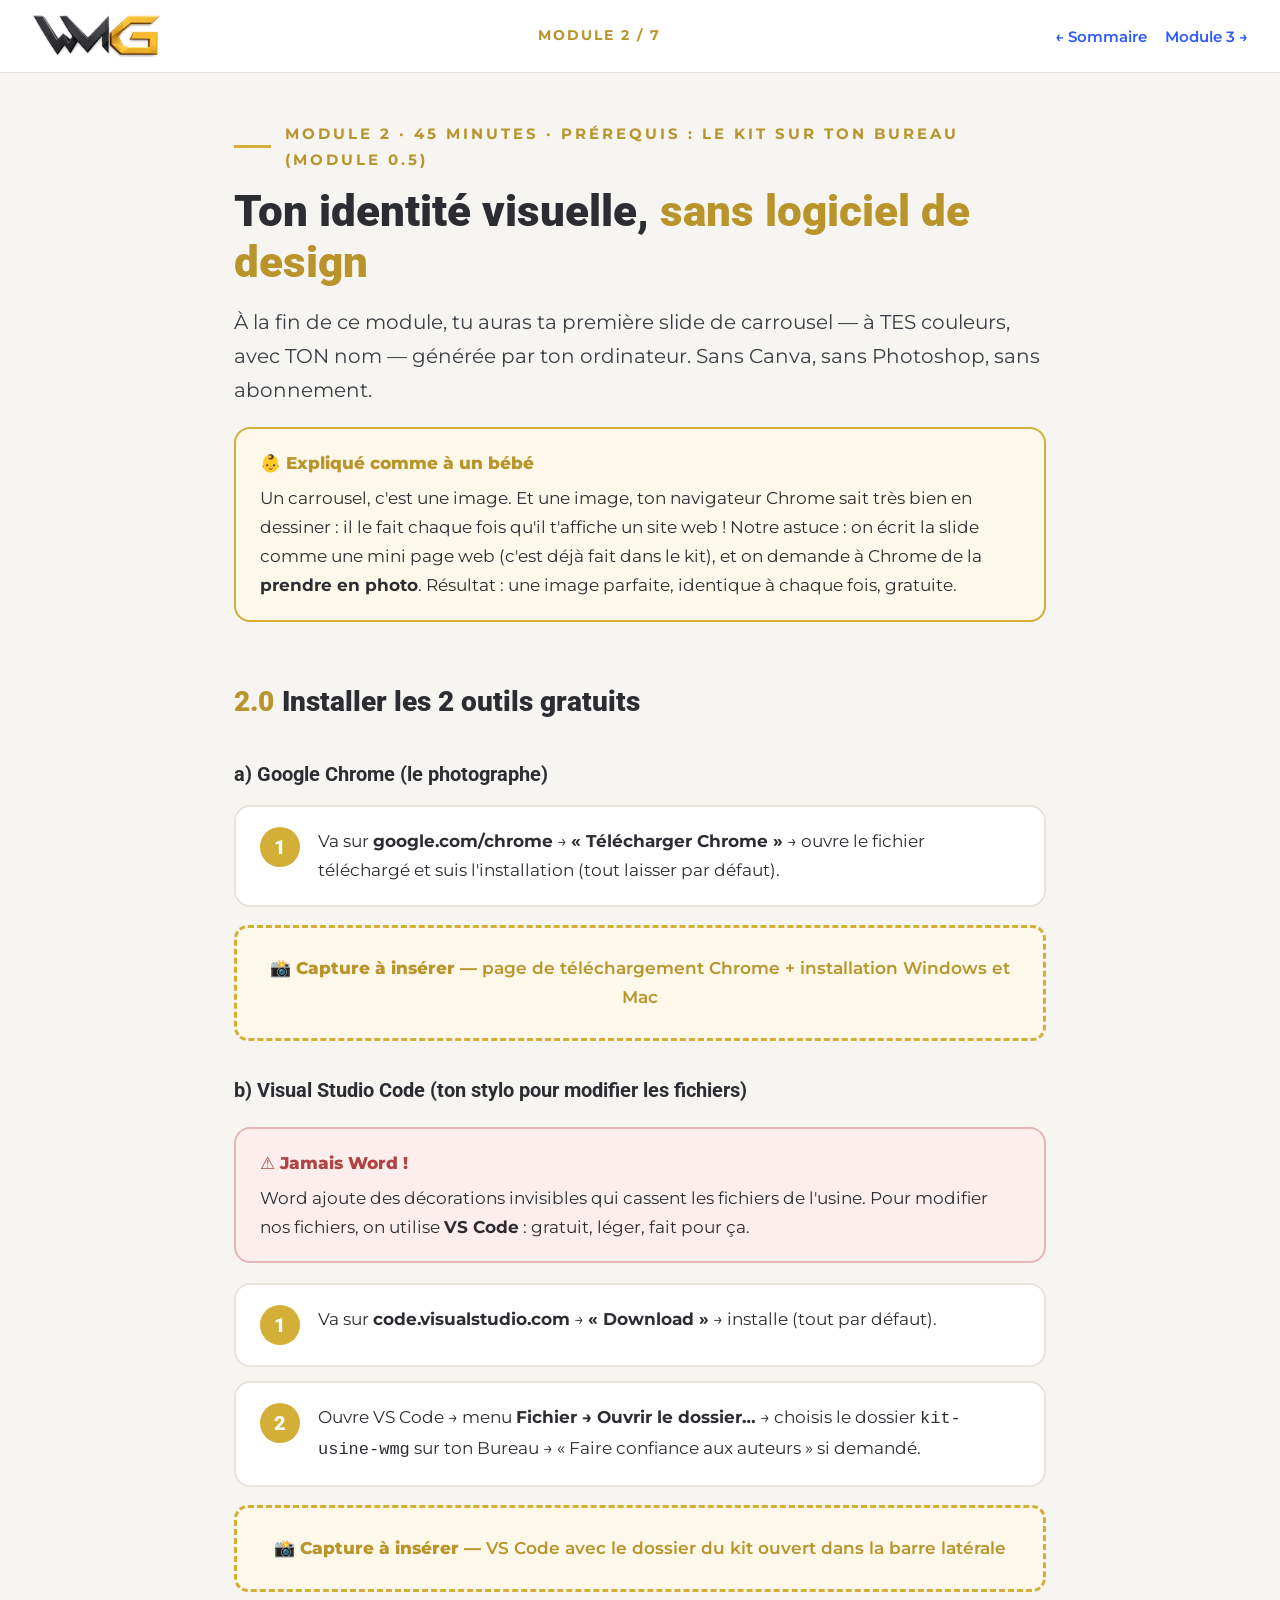
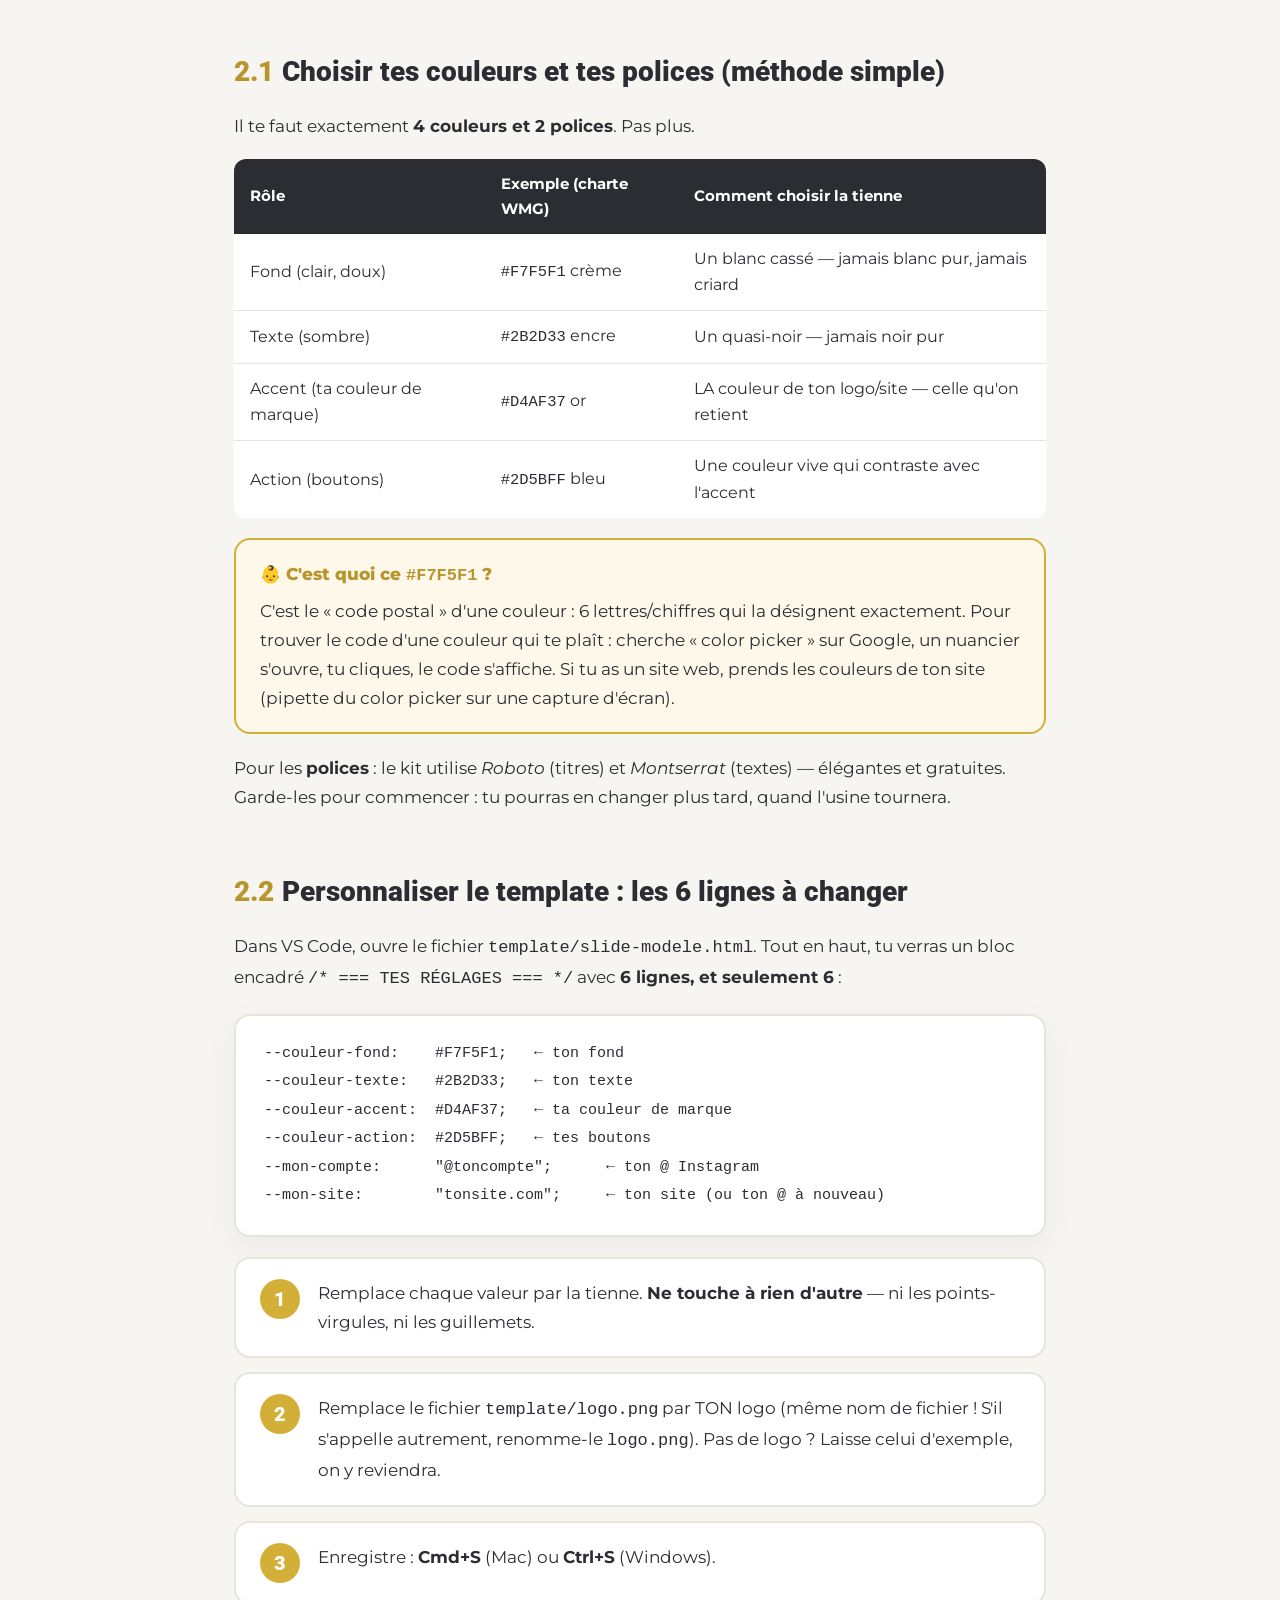
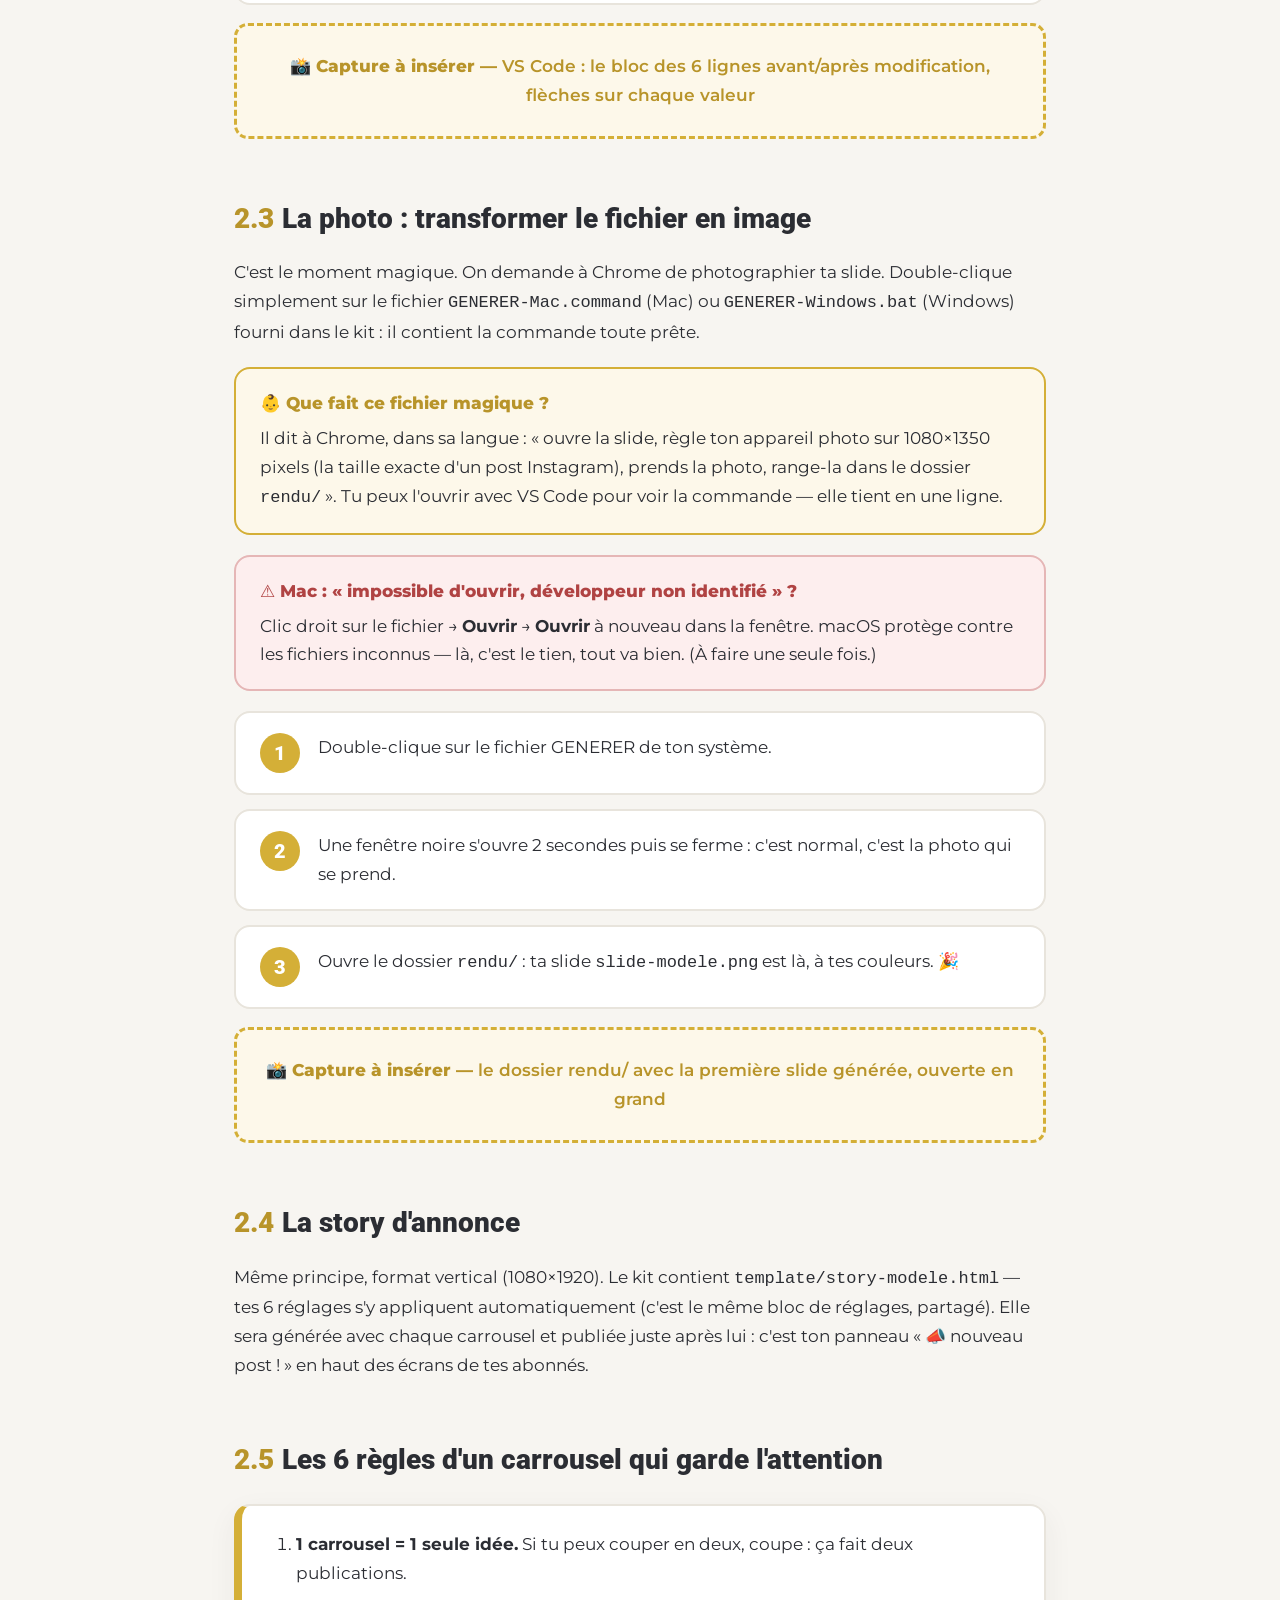
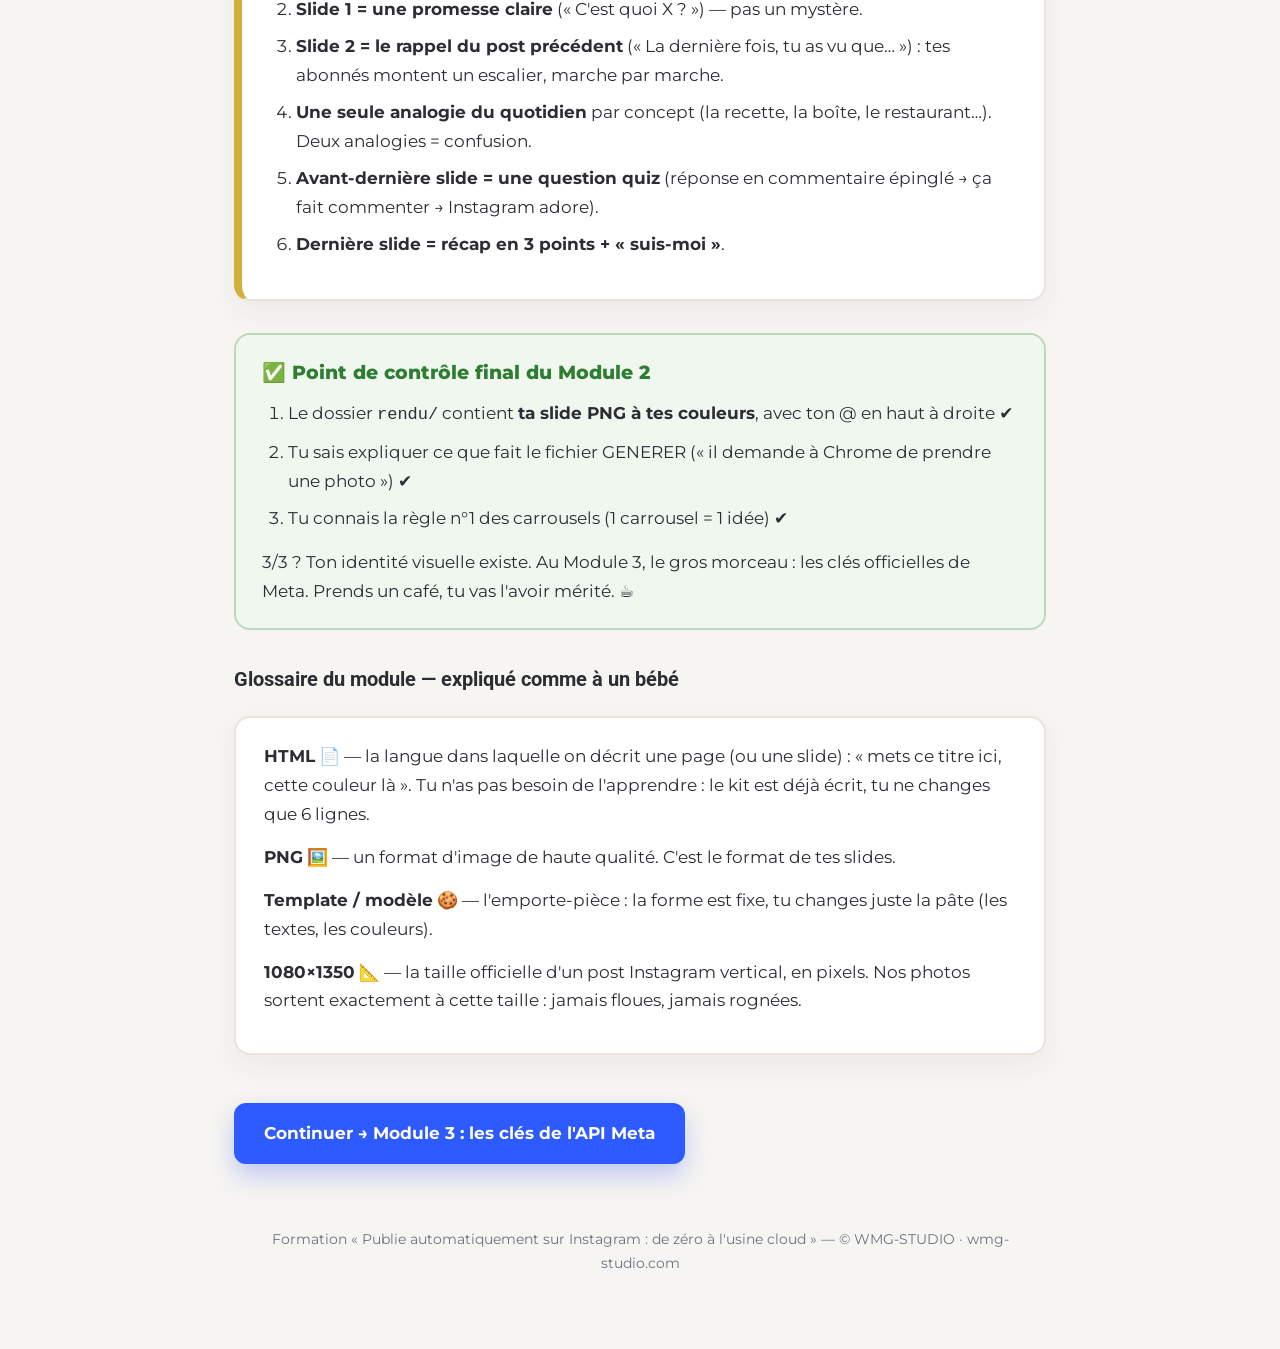
<file: module-2.html>
<!DOCTYPE html>
<html lang="fr">
<head>
<meta charset="UTF-8">
<meta name="robots" content="noindex, nofollow">
<meta name="viewport" content="width=device-width, initial-scale=1">
<title>Module 2 — Ton identité visuelle sans logiciel de design | Formation WMG-STUDIO</title>
<link rel="preconnect" href="https://fonts.googleapis.com">
<link href="https://fonts.googleapis.com/css2?family=Montserrat:ital,wght@0,400;0,600;0,700;0,800&family=Roboto:wght@700;900&display=swap" rel="stylesheet">
<link rel="stylesheet" href="style.css">
</head>
<body>

<header class="topbar">
  <img src="assets/wmg-logo.png" alt="WMG-STUDIO">
  <span class="module-label">Module 2 / 7</span>
  <nav><a href="index.html">← Sommaire</a><a href="module-3.html">Module 3 →</a></nav>
</header>

<main class="page">

  <div class="badge">Module 2 · 45 minutes · prérequis : le kit sur ton Bureau (Module 0.5)</div>
  <h1>Ton identité visuelle, <span class="gold">sans logiciel de design</span></h1>
  <p class="lead">À la fin de ce module, tu auras ta première slide de carrousel — à TES couleurs, avec TON nom — générée par ton ordinateur. Sans Canva, sans Photoshop, sans abonnement.</p>

  <div class="bebe">
    <div class="t">Expliqué comme à un bébé</div>
    Un carrousel, c'est une image. Et une image, ton navigateur Chrome sait très bien en dessiner : il le fait chaque fois qu'il t'affiche un site web ! Notre astuce : on écrit la slide comme une mini page web (c'est déjà fait dans le kit), et on demande à Chrome de la <strong>prendre en photo</strong>. Résultat : une image parfaite, identique à chaque fois, gratuite.
  </div>

  <h2><span class="num">2.0</span>Installer les 2 outils gratuits</h2>
  <h3>a) Google Chrome (le photographe)</h3>
  <div class="step"><span class="n">1</span><div>Va sur <strong>google.com/chrome</strong> → <strong>« Télécharger Chrome »</strong> → ouvre le fichier téléchargé et suis l'installation (tout laisser par défaut).</div></div>
  <div class="capture">page de téléchargement Chrome + installation Windows et Mac</div>
  <h3>b) Visual Studio Code (ton stylo pour modifier les fichiers)</h3>
  <div class="warn">
    <div class="t">Jamais Word !</div>
    Word ajoute des décorations invisibles qui cassent les fichiers de l'usine. Pour modifier nos fichiers, on utilise <strong>VS Code</strong> : gratuit, léger, fait pour ça.
  </div>
  <div class="step"><span class="n">1</span><div>Va sur <strong>code.visualstudio.com</strong> → <strong>« Download »</strong> → installe (tout par défaut).</div></div>
  <div class="step"><span class="n">2</span><div>Ouvre VS Code → menu <strong>Fichier → Ouvrir le dossier…</strong> → choisis le dossier <code>kit-usine-wmg</code> sur ton Bureau → « Faire confiance aux auteurs » si demandé.</div></div>
  <div class="capture">VS Code avec le dossier du kit ouvert dans la barre latérale</div>

  <h2><span class="num">2.1</span>Choisir tes couleurs et tes polices (méthode simple)</h2>
  <p>Il te faut exactement <strong>4 couleurs et 2 polices</strong>. Pas plus.</p>
  <table>
    <tr><th>Rôle</th><th>Exemple (charte WMG)</th><th>Comment choisir la tienne</th></tr>
    <tr><td>Fond (clair, doux)</td><td><code>#F7F5F1</code> crème</td><td>Un blanc cassé — jamais blanc pur, jamais criard</td></tr>
    <tr><td>Texte (sombre)</td><td><code>#2B2D33</code> encre</td><td>Un quasi-noir — jamais noir pur</td></tr>
    <tr><td>Accent (ta couleur de marque)</td><td><code>#D4AF37</code> or</td><td>LA couleur de ton logo/site — celle qu'on retient</td></tr>
    <tr><td>Action (boutons)</td><td><code>#2D5BFF</code> bleu</td><td>Une couleur vive qui contraste avec l'accent</td></tr>
  </table>
  <div class="bebe">
    <div class="t">C'est quoi ce <code>#F7F5F1</code> ?</div>
    C'est le « code postal » d'une couleur : 6 lettres/chiffres qui la désignent exactement. Pour trouver le code d'une couleur qui te plaît : cherche « color picker » sur Google, un nuancier s'ouvre, tu cliques, le code s'affiche. Si tu as un site web, prends les couleurs de ton site (pipette du color picker sur une capture d'écran).
  </div>
  <p>Pour les <strong>polices</strong> : le kit utilise <em>Roboto</em> (titres) et <em>Montserrat</em> (textes) — élégantes et gratuites. Garde-les pour commencer : tu pourras en changer plus tard, quand l'usine tournera.</p>

  <h2><span class="num">2.2</span>Personnaliser le template : les 6 lignes à changer</h2>
  <p>Dans VS Code, ouvre le fichier <code>template/slide-modele.html</code>. Tout en haut, tu verras un bloc encadré <code>/* === TES RÉGLAGES === */</code> avec <strong>6 lignes, et seulement 6</strong> :</p>
  <div class="card">
<pre style="font-family:monospace;font-size:15px;line-height:1.9">--couleur-fond:    #F7F5F1;   ← ton fond
--couleur-texte:   #2B2D33;   ← ton texte
--couleur-accent:  #D4AF37;   ← ta couleur de marque
--couleur-action:  #2D5BFF;   ← tes boutons
--mon-compte:      "@toncompte";      ← ton @ Instagram
--mon-site:        "tonsite.com";     ← ton site (ou ton @ à nouveau)</pre>
  </div>
  <div class="step"><span class="n">1</span><div>Remplace chaque valeur par la tienne. <strong>Ne touche à rien d'autre</strong> — ni les points-virgules, ni les guillemets.</div></div>
  <div class="step"><span class="n">2</span><div>Remplace le fichier <code>template/logo.png</code> par TON logo (même nom de fichier ! S'il s'appelle autrement, renomme-le <code>logo.png</code>). Pas de logo ? Laisse celui d'exemple, on y reviendra.</div></div>
  <div class="step"><span class="n">3</span><div>Enregistre : <strong>Cmd+S</strong> (Mac) ou <strong>Ctrl+S</strong> (Windows).</div></div>
  <div class="capture">VS Code : le bloc des 6 lignes avant/après modification, flèches sur chaque valeur</div>

  <h2><span class="num">2.3</span>La photo : transformer le fichier en image</h2>
  <p>C'est le moment magique. On demande à Chrome de photographier ta slide. Double-clique simplement sur le fichier <code>GENERER-Mac.command</code> (Mac) ou <code>GENERER-Windows.bat</code> (Windows) fourni dans le kit : il contient la commande toute prête.</p>
  <div class="bebe">
    <div class="t">Que fait ce fichier magique ?</div>
    Il dit à Chrome, dans sa langue : « ouvre la slide, règle ton appareil photo sur 1080×1350 pixels (la taille exacte d'un post Instagram), prends la photo, range-la dans le dossier <code>rendu/</code> ». Tu peux l'ouvrir avec VS Code pour voir la commande — elle tient en une ligne.
  </div>
  <div class="warn">
    <div class="t">Mac : « impossible d'ouvrir, développeur non identifié » ?</div>
    Clic droit sur le fichier → <strong>Ouvrir</strong> → <strong>Ouvrir</strong> à nouveau dans la fenêtre. macOS protège contre les fichiers inconnus — là, c'est le tien, tout va bien. (À faire une seule fois.)
  </div>
  <div class="step"><span class="n">1</span><div>Double-clique sur le fichier GENERER de ton système.</div></div>
  <div class="step"><span class="n">2</span><div>Une fenêtre noire s'ouvre 2 secondes puis se ferme : c'est normal, c'est la photo qui se prend.</div></div>
  <div class="step"><span class="n">3</span><div>Ouvre le dossier <code>rendu/</code> : ta slide <code>slide-modele.png</code> est là, à tes couleurs. 🎉</div></div>
  <div class="capture">le dossier rendu/ avec la première slide générée, ouverte en grand</div>

  <h2><span class="num">2.4</span>La story d'annonce</h2>
  <p>Même principe, format vertical (1080×1920). Le kit contient <code>template/story-modele.html</code> — tes 6 réglages s'y appliquent automatiquement (c'est le même bloc de réglages, partagé). Elle sera générée avec chaque carrousel et publiée juste après lui : c'est ton panneau « 📣 nouveau post ! » en haut des écrans de tes abonnés.</p>

  <h2><span class="num">2.5</span>Les 6 règles d'un carrousel qui garde l'attention</h2>
  <div class="card gold">
    <ol>
      <li><strong>1 carrousel = 1 seule idée.</strong> Si tu peux couper en deux, coupe : ça fait deux publications.</li>
      <li><strong>Slide 1 = une promesse claire</strong> (« C'est quoi X ? ») — pas un mystère.</li>
      <li><strong>Slide 2 = le rappel du post précédent</strong> (« La dernière fois, tu as vu que… ») : tes abonnés montent un escalier, marche par marche.</li>
      <li><strong>Une seule analogie du quotidien</strong> par concept (la recette, la boîte, le restaurant…). Deux analogies = confusion.</li>
      <li><strong>Avant-dernière slide = une question quiz</strong> (réponse en commentaire épinglé → ça fait commenter → Instagram adore).</li>
      <li><strong>Dernière slide = récap en 3 points + « suis-moi »</strong>.</li>
    </ol>
  </div>

  <div class="check">
    <div class="t">Point de contrôle final du Module 2</div>
    <ol>
      <li>Le dossier <code>rendu/</code> contient <strong>ta slide PNG à tes couleurs</strong>, avec ton @ en haut à droite ✔</li>
      <li>Tu sais expliquer ce que fait le fichier GENERER (« il demande à Chrome de prendre une photo ») ✔</li>
      <li>Tu connais la règle n°1 des carrousels (1 carrousel = 1 idée) ✔</li>
    </ol>
    3/3 ? Ton identité visuelle existe. Au Module 3, le gros morceau : les clés officielles de Meta. Prends un café, tu vas l'avoir mérité. ☕
  </div>

  <h3>Glossaire du module — expliqué comme à un bébé</h3>
  <div class="card">
    <p><strong>HTML</strong> 📄 — la langue dans laquelle on décrit une page (ou une slide) : « mets ce titre ici, cette couleur là ». Tu n'as pas besoin de l'apprendre : le kit est déjà écrit, tu ne changes que 6 lignes.</p>
    <p><strong>PNG</strong> 🖼️ — un format d'image de haute qualité. C'est le format de tes slides.</p>
    <p><strong>Template / modèle</strong> 🍪 — l'emporte-pièce : la forme est fixe, tu changes juste la pâte (les textes, les couleurs).</p>
    <p><strong>1080×1350</strong> 📐 — la taille officielle d'un post Instagram vertical, en pixels. Nos photos sortent exactement à cette taille : jamais floues, jamais rognées.</p>
  </div>

  <a class="next" href="module-3.html">Continuer → Module 3 : les clés de l'API Meta</a>
  <div class="footer">Formation « Publie automatiquement sur Instagram : de zéro à l'usine cloud » — © WMG-STUDIO · wmg-studio.com</div>
</main>
</body>
</html>
</file>
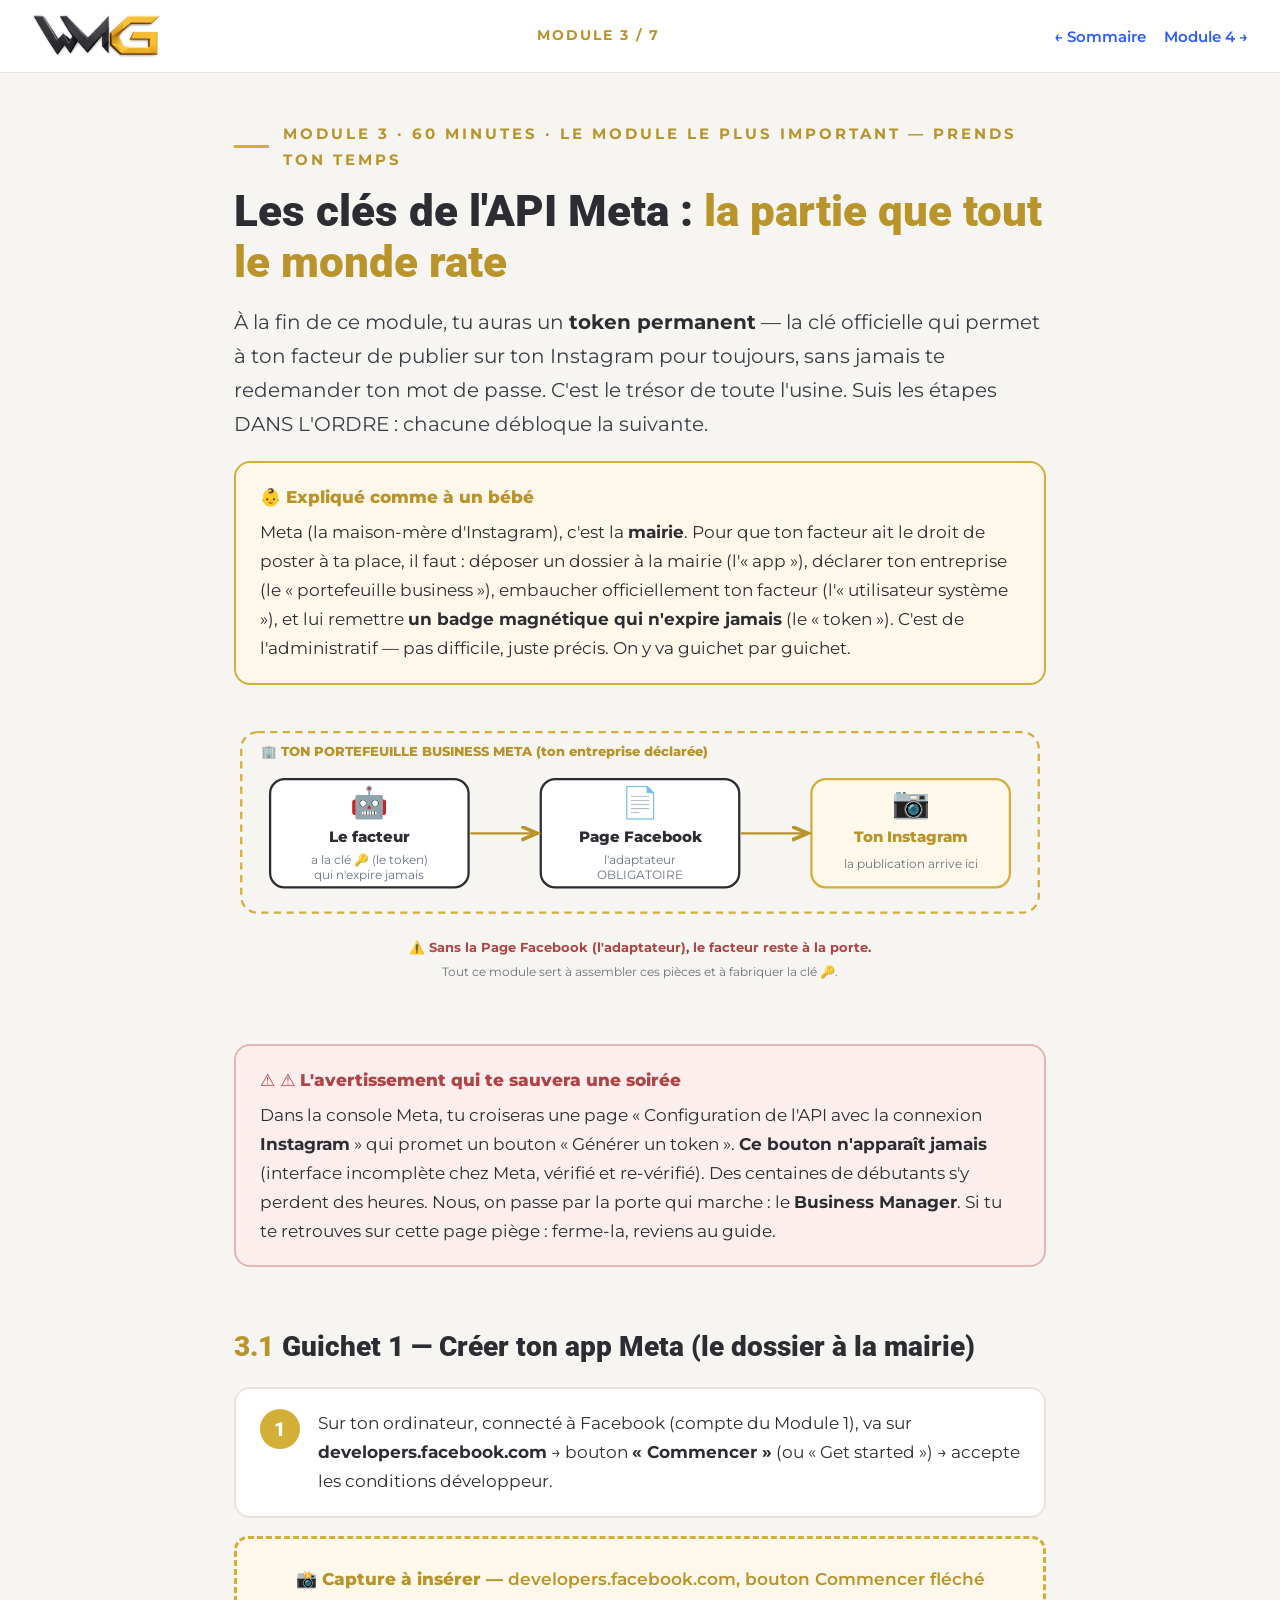
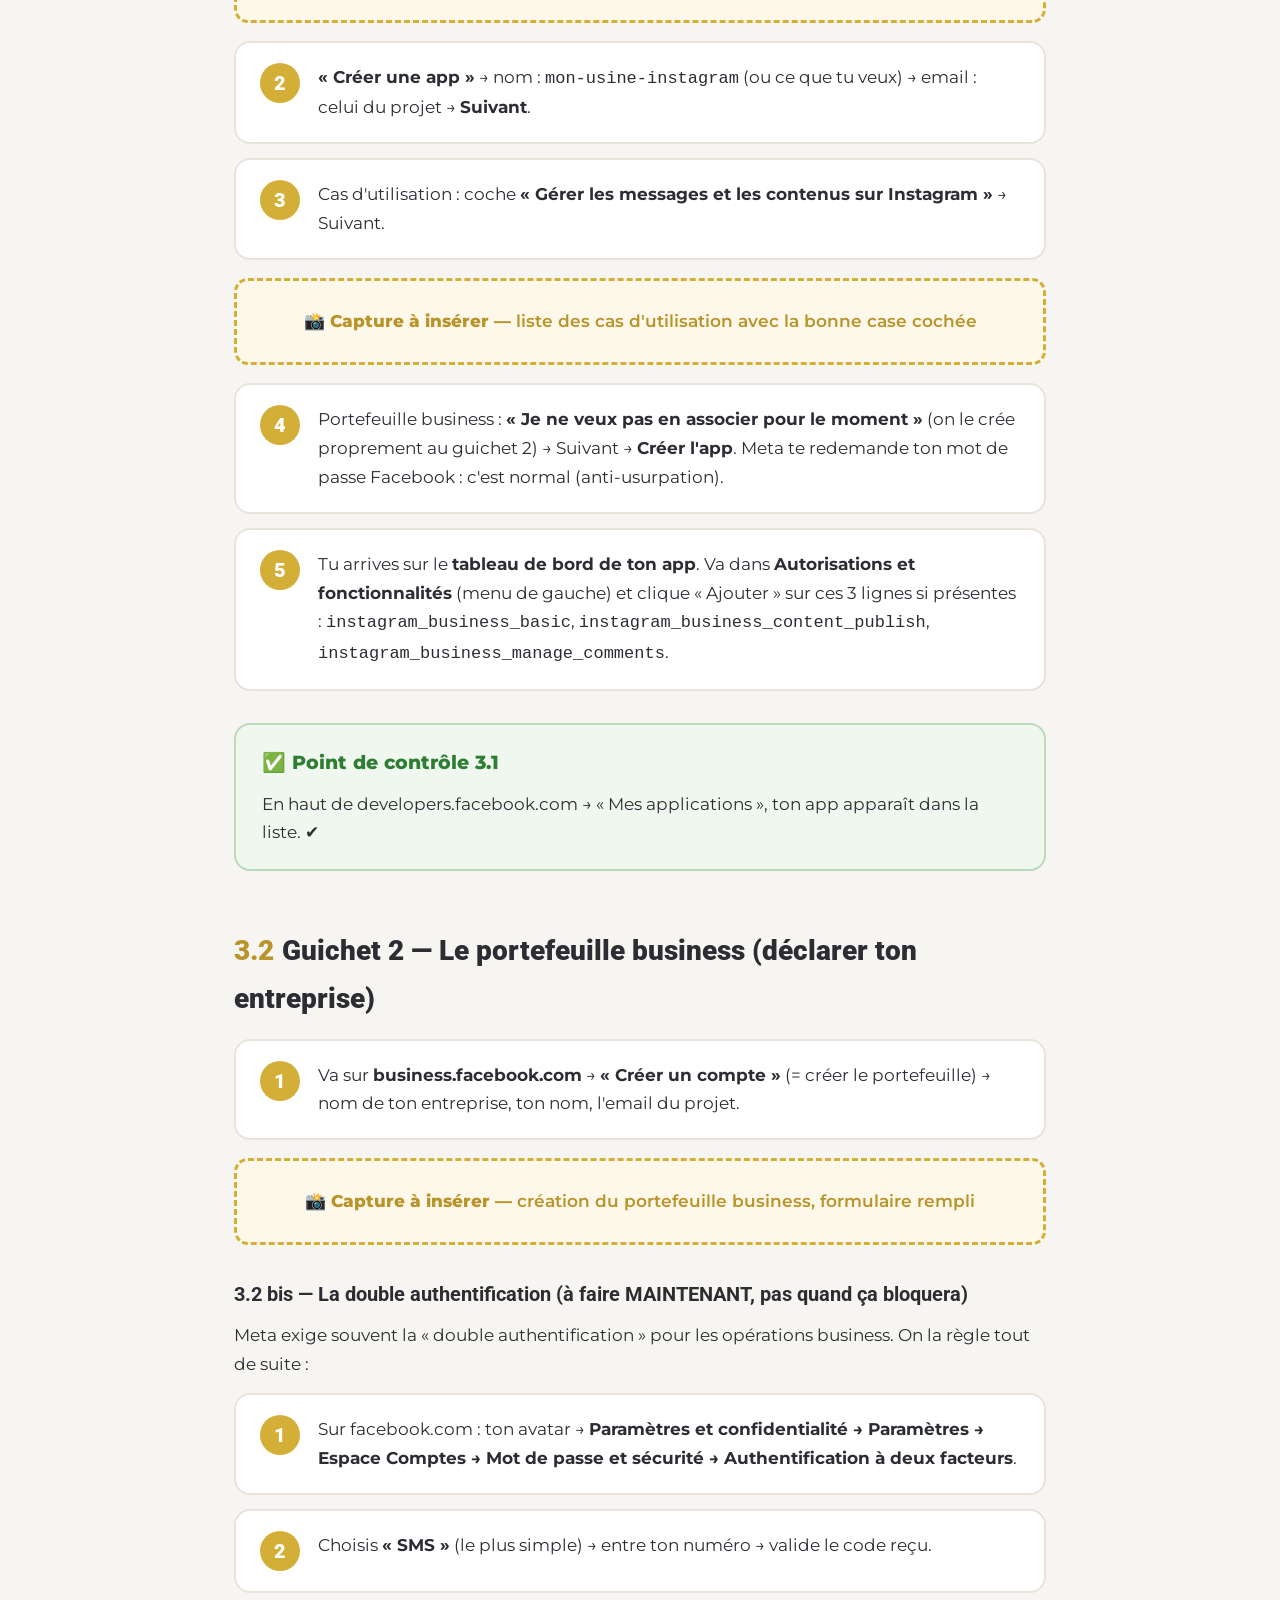
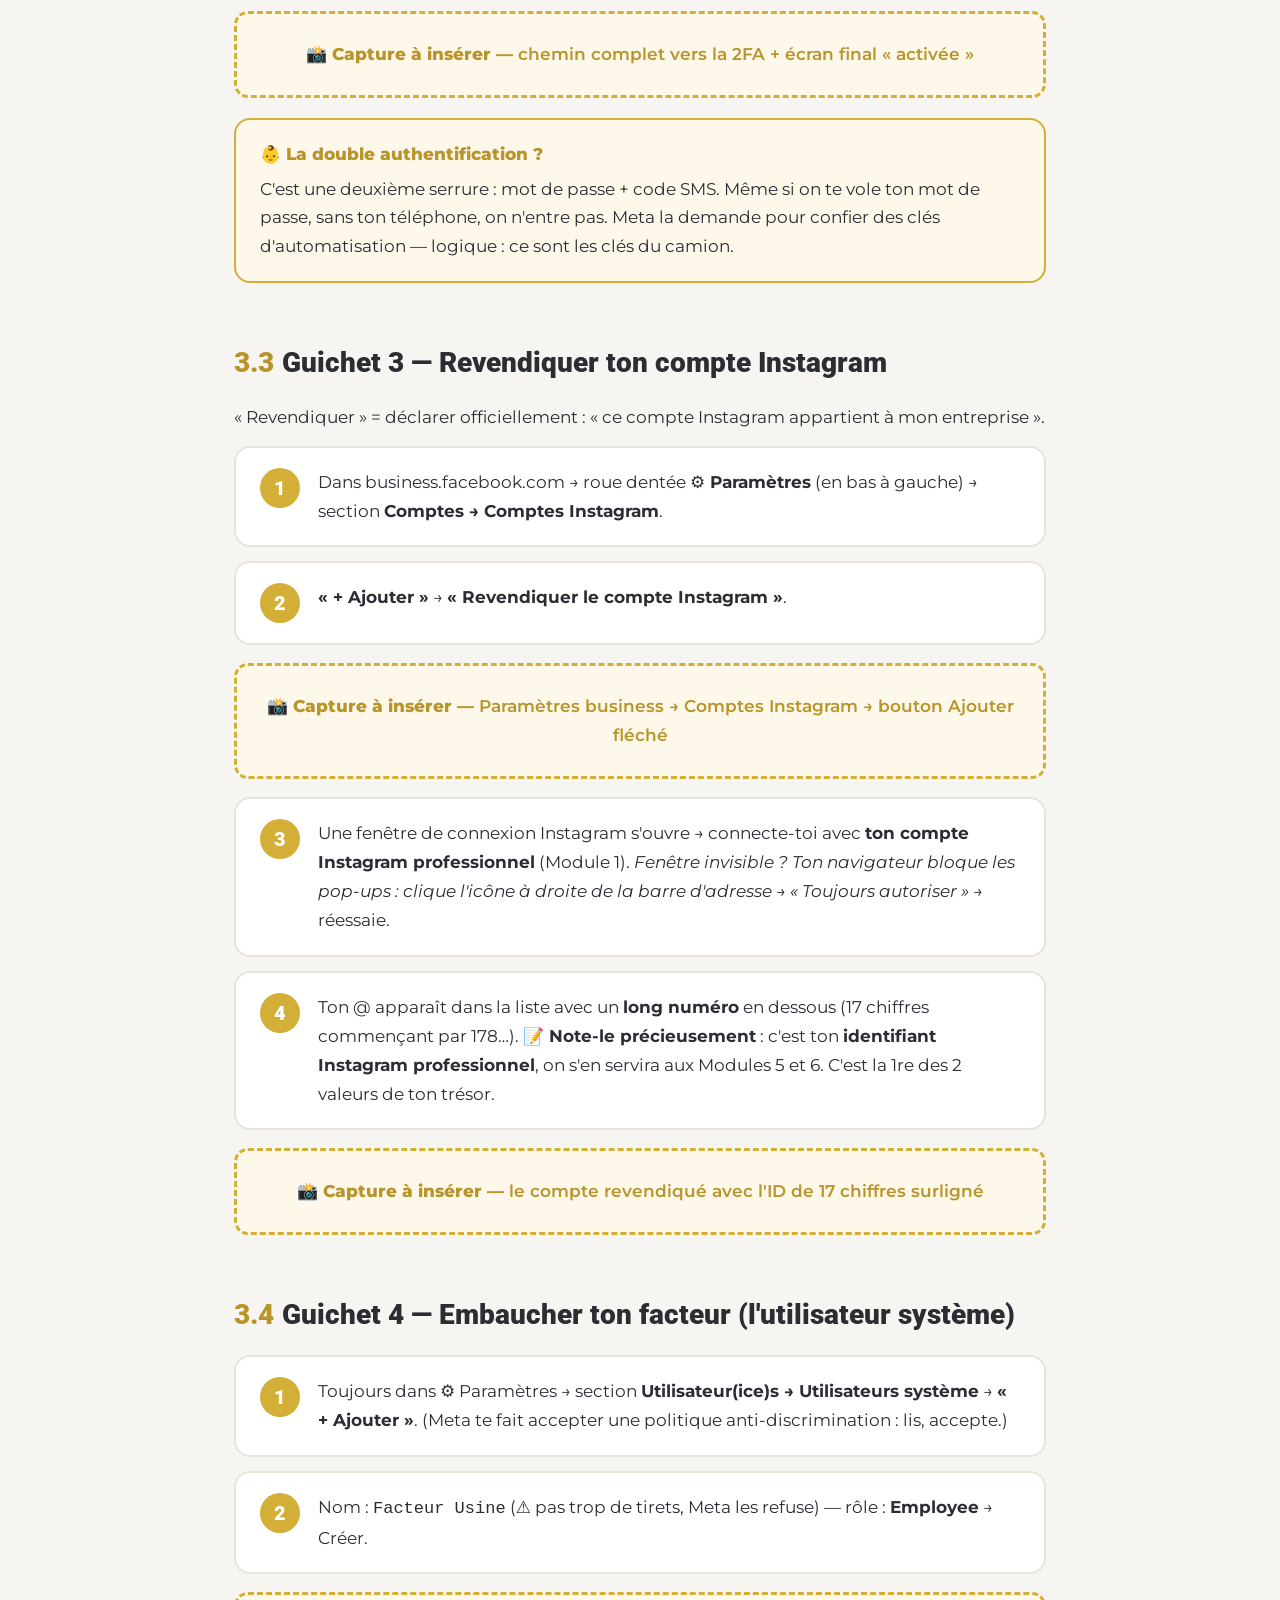
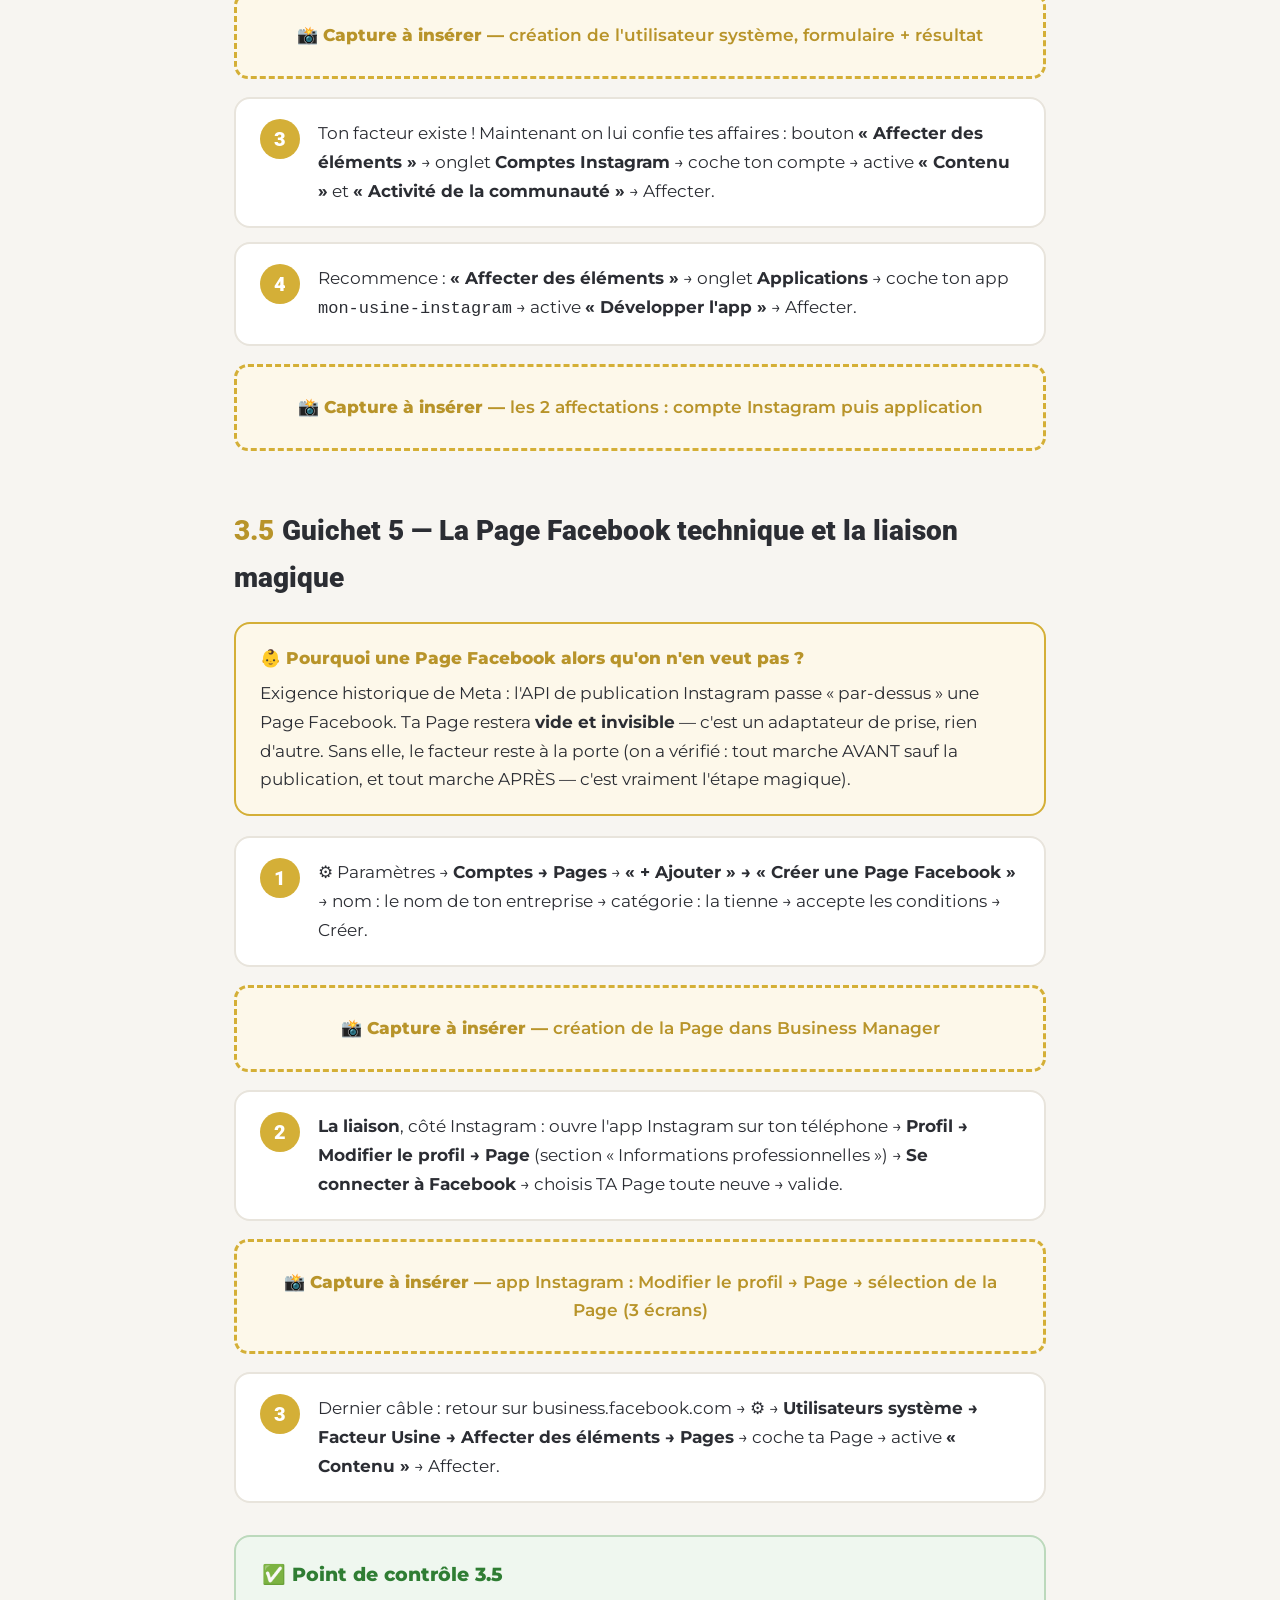
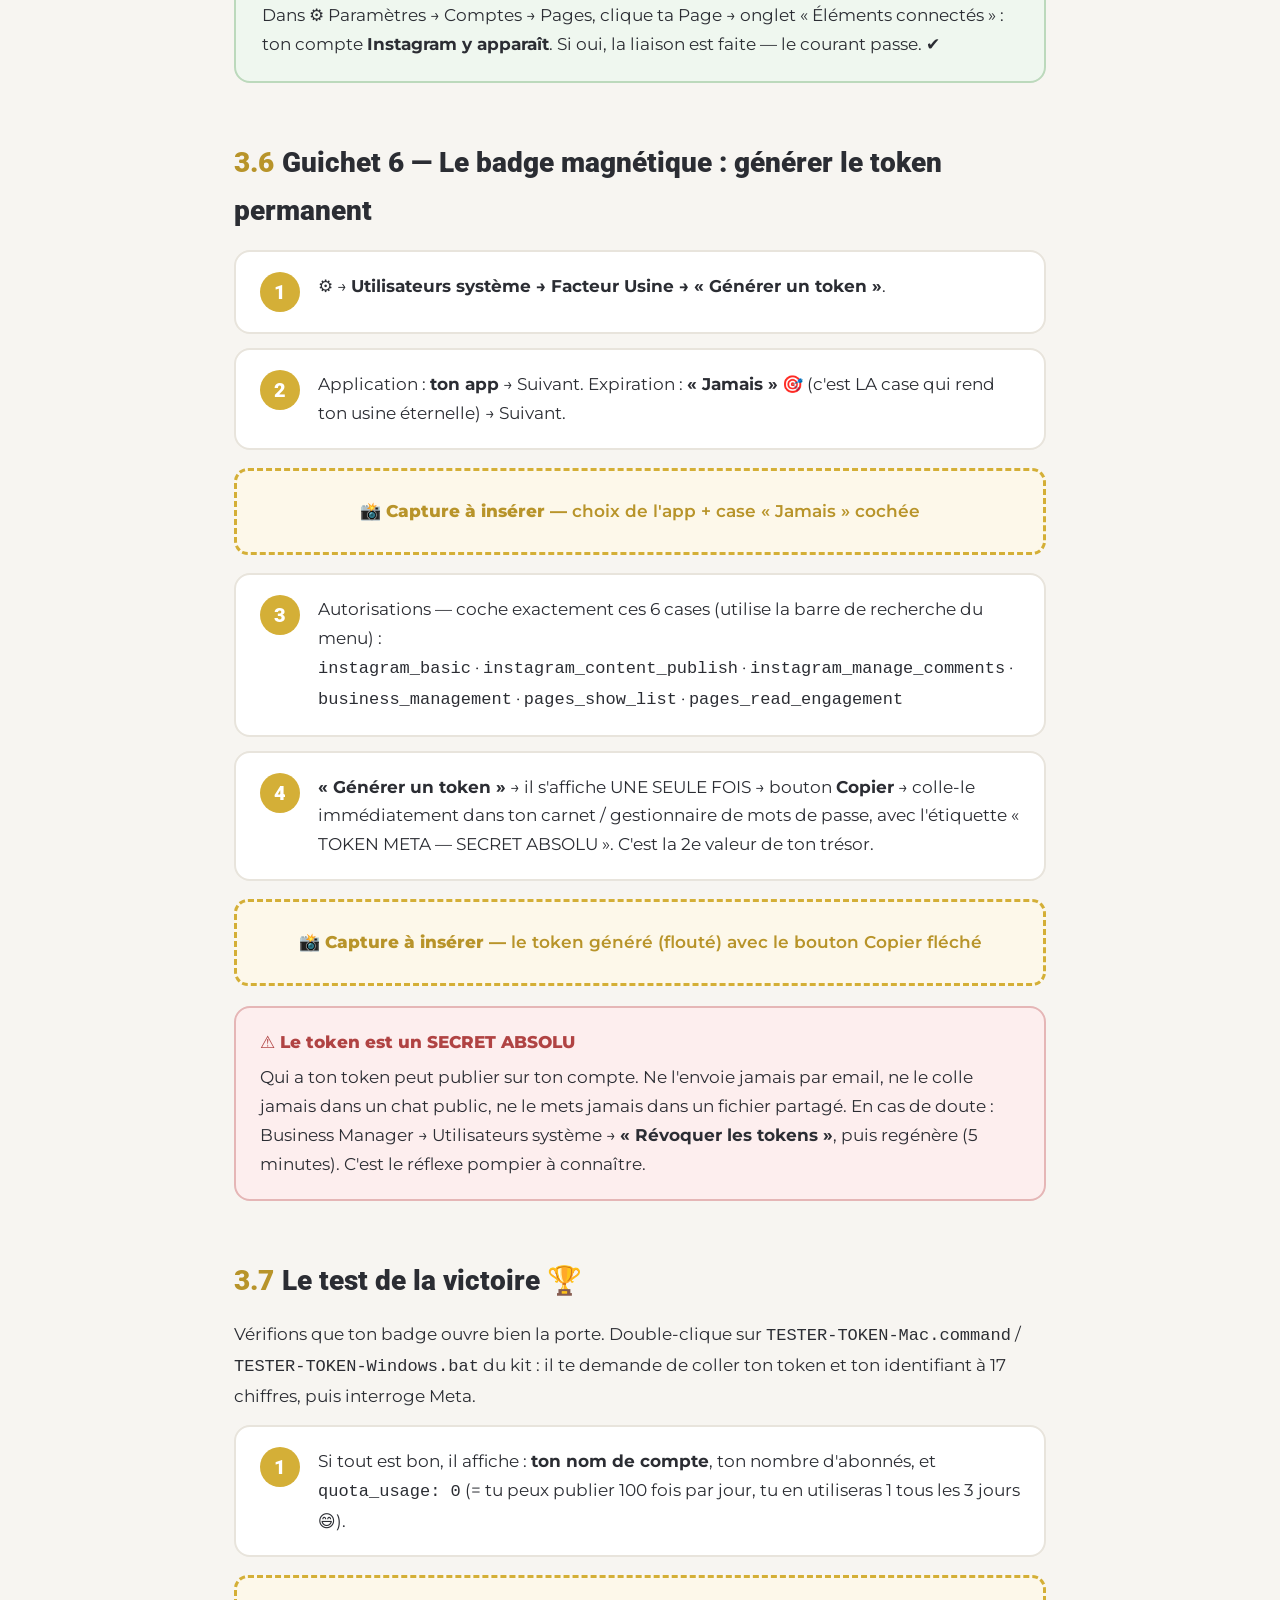
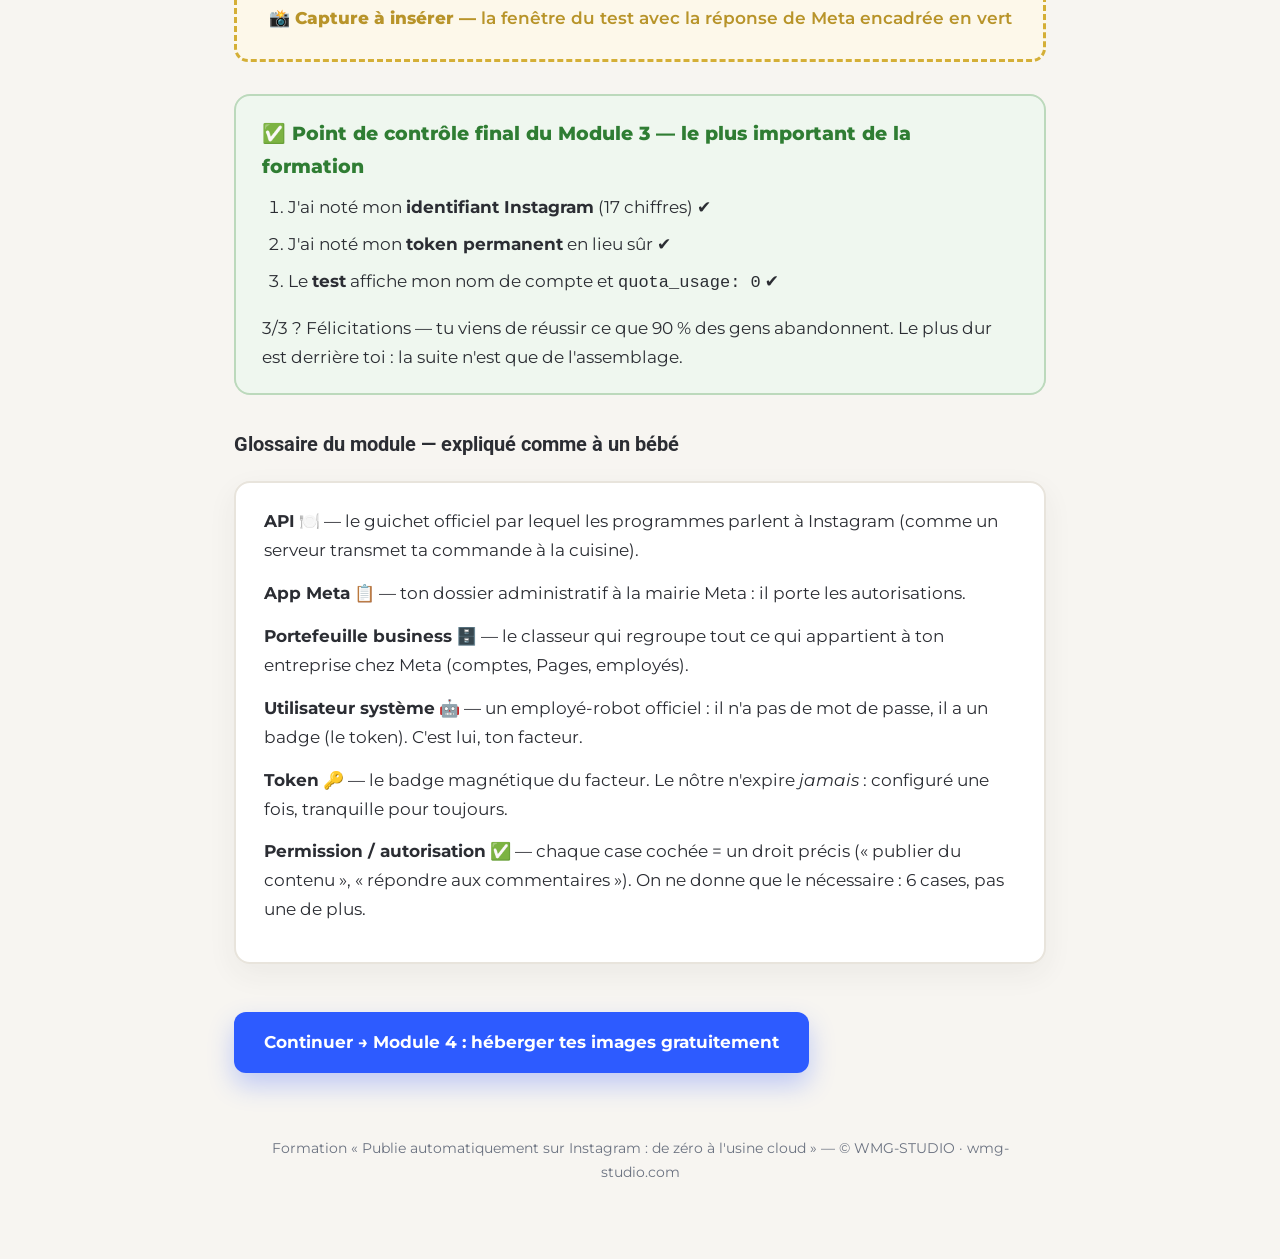
<file: module-3.html>
<!DOCTYPE html>
<html lang="fr">
<head>
<meta charset="UTF-8">
<meta name="robots" content="noindex, nofollow">
<meta name="viewport" content="width=device-width, initial-scale=1">
<title>Module 3 — Les clés de l'API Meta | Formation WMG-STUDIO</title>
<link rel="preconnect" href="https://fonts.googleapis.com">
<link href="https://fonts.googleapis.com/css2?family=Montserrat:ital,wght@0,400;0,600;0,700;0,800&family=Roboto:wght@700;900&display=swap" rel="stylesheet">
<link rel="stylesheet" href="style.css">
</head>
<body>

<header class="topbar">
  <img src="assets/wmg-logo.png" alt="WMG-STUDIO">
  <span class="module-label">Module 3 / 7</span>
  <nav><a href="index.html">← Sommaire</a><a href="module-4.html">Module 4 →</a></nav>
</header>

<main class="page">

  <div class="badge">Module 3 · 60 minutes · le module le plus important — prends ton temps</div>
  <h1>Les clés de l'API Meta : <span class="gold">la partie que tout le monde rate</span></h1>
  <p class="lead">À la fin de ce module, tu auras un <strong>token permanent</strong> — la clé officielle qui permet à ton facteur de publier sur ton Instagram pour toujours, sans jamais te redemander ton mot de passe. C'est le trésor de toute l'usine. Suis les étapes DANS L'ORDRE : chacune débloque la suivante.</p>

  <div class="bebe">
    <div class="t">Expliqué comme à un bébé</div>
    Meta (la maison-mère d'Instagram), c'est la <strong>mairie</strong>. Pour que ton facteur ait le droit de poster à ta place, il faut : déposer un dossier à la mairie (l'« app »), déclarer ton entreprise (le « portefeuille business »), embaucher officiellement ton facteur (l'« utilisateur système »), et lui remettre <strong>un badge magnétique qui n'expire jamais</strong> (le « token »). C'est de l'administratif — pas difficile, juste précis. On y va guichet par guichet.
  </div>

  <svg viewBox="0 0 900 300" style="width:100%;height:auto;margin:20px 0" xmlns="http://www.w3.org/2000/svg" font-family="Montserrat, sans-serif">
    <defs>
      <marker id="ar3" markerWidth="10" markerHeight="10" refX="7" refY="3" orient="auto"><path d="M0,0 L7,3 L0,6" fill="none" stroke="#B8942A" stroke-width="1.6"/></marker>
    </defs>
    <!-- container : portefeuille business -->
    <rect x="8" y="8" width="884" height="200" rx="18" fill="none" stroke="#D4AF37" stroke-width="2.5" stroke-dasharray="8 6"/>
    <text x="30" y="34" font-size="14" font-weight="800" fill="#B8942A">🏢 TON PORTEFEUILLE BUSINESS META (ton entreprise déclarée)</text>
    <!-- node facteur -->
    <g>
      <rect x="40" y="60" width="220" height="120" rx="16" fill="#FFFFFF" stroke="#2B2D33" stroke-width="2.5"/>
      <text x="150" y="98" font-size="34" text-anchor="middle">🤖</text>
      <text x="150" y="130" font-size="17" font-weight="800" text-anchor="middle" fill="#2B2D33">Le facteur</text>
      <text x="150" y="154" font-size="13" text-anchor="middle" fill="#6B7280">a la clé 🔑 (le token)</text>
      <text x="150" y="171" font-size="13" text-anchor="middle" fill="#6B7280">qui n'expire jamais</text>
    </g>
    <!-- node page -->
    <g>
      <rect x="340" y="60" width="220" height="120" rx="16" fill="#FFFFFF" stroke="#2B2D33" stroke-width="2.5"/>
      <text x="450" y="98" font-size="34" text-anchor="middle">📄</text>
      <text x="450" y="130" font-size="17" font-weight="800" text-anchor="middle" fill="#2B2D33">Page Facebook</text>
      <text x="450" y="154" font-size="13" text-anchor="middle" fill="#6B7280">l'adaptateur</text>
      <text x="450" y="171" font-size="13" text-anchor="middle" fill="#6B7280">OBLIGATOIRE</text>
    </g>
    <!-- node instagram -->
    <g>
      <rect x="640" y="60" width="220" height="120" rx="16" fill="#FDF8EA" stroke="#D4AF37" stroke-width="2.5"/>
      <text x="750" y="98" font-size="34" text-anchor="middle">📷</text>
      <text x="750" y="130" font-size="17" font-weight="800" text-anchor="middle" fill="#B8942A">Ton Instagram</text>
      <text x="750" y="158" font-size="13" text-anchor="middle" fill="#6B7280">la publication arrive ici</text>
    </g>
    <!-- arrows -->
    <line x1="262" y1="120" x2="336" y2="120" stroke="#B8942A" stroke-width="2.5" marker-end="url(#ar3)"/>
    <line x1="562" y1="120" x2="636" y2="120" stroke="#B8942A" stroke-width="2.5" marker-end="url(#ar3)"/>
    <text x="450" y="252" font-size="14" font-weight="700" text-anchor="middle" fill="#B04343">⚠️ Sans la Page Facebook (l'adaptateur), le facteur reste à la porte.</text>
    <text x="450" y="278" font-size="13.5" text-anchor="middle" fill="#6B7280">Tout ce module sert à assembler ces pièces et à fabriquer la clé 🔑.</text>
  </svg>

  <div class="warn">
    <div class="t">⚠️ L'avertissement qui te sauvera une soirée</div>
    Dans la console Meta, tu croiseras une page « Configuration de l'API avec la connexion <strong>Instagram</strong> » qui promet un bouton « Générer un token ». <strong>Ce bouton n'apparaît jamais</strong> (interface incomplète chez Meta, vérifié et re-vérifié). Des centaines de débutants s'y perdent des heures. Nous, on passe par la porte qui marche : le <strong>Business Manager</strong>. Si tu te retrouves sur cette page piège : ferme-la, reviens au guide.
  </div>

  <h2><span class="num">3.1</span>Guichet 1 — Créer ton app Meta (le dossier à la mairie)</h2>
  <div class="step"><span class="n">1</span><div>Sur ton ordinateur, connecté à Facebook (compte du Module 1), va sur <strong>developers.facebook.com</strong> → bouton <strong>« Commencer »</strong> (ou « Get started ») → accepte les conditions développeur.</div></div>
  <div class="capture">developers.facebook.com, bouton Commencer fléché</div>
  <div class="step"><span class="n">2</span><div><strong>« Créer une app »</strong> → nom : <code>mon-usine-instagram</code> (ou ce que tu veux) → email : celui du projet → <strong>Suivant</strong>.</div></div>
  <div class="step"><span class="n">3</span><div>Cas d'utilisation : coche <strong>« Gérer les messages et les contenus sur Instagram »</strong> → Suivant.</div></div>
  <div class="capture">liste des cas d'utilisation avec la bonne case cochée</div>
  <div class="step"><span class="n">4</span><div>Portefeuille business : <strong>« Je ne veux pas en associer pour le moment »</strong> (on le crée proprement au guichet 2) → Suivant → <strong>Créer l'app</strong>. Meta te redemande ton mot de passe Facebook : c'est normal (anti-usurpation).</div></div>
  <div class="step"><span class="n">5</span><div>Tu arrives sur le <strong>tableau de bord de ton app</strong>. Va dans <strong>Autorisations et fonctionnalités</strong> (menu de gauche) et clique « Ajouter » sur ces 3 lignes si présentes : <code>instagram_business_basic</code>, <code>instagram_business_content_publish</code>, <code>instagram_business_manage_comments</code>.</div></div>
  <div class="check">
    <div class="t">Point de contrôle 3.1</div>
    En haut de developers.facebook.com → « Mes applications », ton app apparaît dans la liste. ✔
  </div>

  <h2><span class="num">3.2</span>Guichet 2 — Le portefeuille business (déclarer ton entreprise)</h2>
  <div class="step"><span class="n">1</span><div>Va sur <strong>business.facebook.com</strong> → <strong>« Créer un compte »</strong> (= créer le portefeuille) → nom de ton entreprise, ton nom, l'email du projet.</div></div>
  <div class="capture">création du portefeuille business, formulaire rempli</div>
  <h3>3.2 bis — La double authentification (à faire MAINTENANT, pas quand ça bloquera)</h3>
  <p>Meta exige souvent la « double authentification » pour les opérations business. On la règle tout de suite :</p>
  <div class="step"><span class="n">1</span><div>Sur facebook.com : ton avatar → <strong>Paramètres et confidentialité → Paramètres → Espace Comptes → Mot de passe et sécurité → Authentification à deux facteurs</strong>.</div></div>
  <div class="step"><span class="n">2</span><div>Choisis <strong>« SMS »</strong> (le plus simple) → entre ton numéro → valide le code reçu.</div></div>
  <div class="capture">chemin complet vers la 2FA + écran final « activée »</div>
  <div class="bebe">
    <div class="t">La double authentification ?</div>
    C'est une deuxième serrure : mot de passe + code SMS. Même si on te vole ton mot de passe, sans ton téléphone, on n'entre pas. Meta la demande pour confier des clés d'automatisation — logique : ce sont les clés du camion.
  </div>

  <h2><span class="num">3.3</span>Guichet 3 — Revendiquer ton compte Instagram</h2>
  <p>« Revendiquer » = déclarer officiellement : « ce compte Instagram appartient à mon entreprise ».</p>
  <div class="step"><span class="n">1</span><div>Dans business.facebook.com → roue dentée <strong>⚙️ Paramètres</strong> (en bas à gauche) → section <strong>Comptes → Comptes Instagram</strong>.</div></div>
  <div class="step"><span class="n">2</span><div><strong>« + Ajouter »</strong> → <strong>« Revendiquer le compte Instagram »</strong>.</div></div>
  <div class="capture">Paramètres business → Comptes Instagram → bouton Ajouter fléché</div>
  <div class="step"><span class="n">3</span><div>Une fenêtre de connexion Instagram s'ouvre → connecte-toi avec <strong>ton compte Instagram professionnel</strong> (Module 1). <em>Fenêtre invisible ? Ton navigateur bloque les pop-ups : clique l'icône à droite de la barre d'adresse → « Toujours autoriser »</em> → réessaie.</div></div>
  <div class="step"><span class="n">4</span><div>Ton @ apparaît dans la liste avec un <strong>long numéro</strong> en dessous (17 chiffres commençant par 178…). <strong>📝 Note-le précieusement</strong> : c'est ton <strong>identifiant Instagram professionnel</strong>, on s'en servira aux Modules 5 et 6. C'est la 1re des 2 valeurs de ton trésor.</div></div>
  <div class="capture">le compte revendiqué avec l'ID de 17 chiffres surligné</div>

  <h2><span class="num">3.4</span>Guichet 4 — Embaucher ton facteur (l'utilisateur système)</h2>
  <div class="step"><span class="n">1</span><div>Toujours dans ⚙️ Paramètres → section <strong>Utilisateur(ice)s → Utilisateurs système</strong> → <strong>« + Ajouter »</strong>. (Meta te fait accepter une politique anti-discrimination : lis, accepte.)</div></div>
  <div class="step"><span class="n">2</span><div>Nom : <code>Facteur Usine</code> (⚠️ pas trop de tirets, Meta les refuse) — rôle : <strong>Employee</strong> → Créer.</div></div>
  <div class="capture">création de l'utilisateur système, formulaire + résultat</div>
  <div class="step"><span class="n">3</span><div>Ton facteur existe ! Maintenant on lui confie tes affaires : bouton <strong>« Affecter des éléments »</strong> → onglet <strong>Comptes Instagram</strong> → coche ton compte → active <strong>« Contenu »</strong> et <strong>« Activité de la communauté »</strong> → Affecter.</div></div>
  <div class="step"><span class="n">4</span><div>Recommence : <strong>« Affecter des éléments »</strong> → onglet <strong>Applications</strong> → coche ton app <code>mon-usine-instagram</code> → active <strong>« Développer l'app »</strong> → Affecter.</div></div>
  <div class="capture">les 2 affectations : compte Instagram puis application</div>

  <h2><span class="num">3.5</span>Guichet 5 — La Page Facebook technique et la liaison magique</h2>
  <div class="bebe">
    <div class="t">Pourquoi une Page Facebook alors qu'on n'en veut pas ?</div>
    Exigence historique de Meta : l'API de publication Instagram passe « par-dessus » une Page Facebook. Ta Page restera <strong>vide et invisible</strong> — c'est un adaptateur de prise, rien d'autre. Sans elle, le facteur reste à la porte (on a vérifié : tout marche AVANT sauf la publication, et tout marche APRÈS — c'est vraiment l'étape magique).
  </div>
  <div class="step"><span class="n">1</span><div>⚙️ Paramètres → <strong>Comptes → Pages</strong> → <strong>« + Ajouter » → « Créer une Page Facebook »</strong> → nom : le nom de ton entreprise → catégorie : la tienne → accepte les conditions → Créer.</div></div>
  <div class="capture">création de la Page dans Business Manager</div>
  <div class="step"><span class="n">2</span><div><strong>La liaison</strong>, côté Instagram : ouvre l'app Instagram sur ton téléphone → <strong>Profil → Modifier le profil → Page</strong> (section « Informations professionnelles ») → <strong>Se connecter à Facebook</strong> → choisis TA Page toute neuve → valide.</div></div>
  <div class="capture">app Instagram : Modifier le profil → Page → sélection de la Page (3 écrans)</div>
  <div class="step"><span class="n">3</span><div>Dernier câble : retour sur business.facebook.com → ⚙️ → <strong>Utilisateurs système → Facteur Usine → Affecter des éléments → Pages</strong> → coche ta Page → active <strong>« Contenu »</strong> → Affecter.</div></div>
  <div class="check">
    <div class="t">Point de contrôle 3.5</div>
    Dans ⚙️ Paramètres → Comptes → Pages, clique ta Page → onglet « Éléments connectés » : ton compte <strong>Instagram y apparaît</strong>. Si oui, la liaison est faite — le courant passe. ✔
  </div>

  <h2><span class="num">3.6</span>Guichet 6 — Le badge magnétique : générer le token permanent</h2>
  <div class="step"><span class="n">1</span><div>⚙️ → <strong>Utilisateurs système → Facteur Usine → « Générer un token »</strong>.</div></div>
  <div class="step"><span class="n">2</span><div>Application : <strong>ton app</strong> → Suivant. Expiration : <strong>« Jamais »</strong> 🎯 (c'est LA case qui rend ton usine éternelle) → Suivant.</div></div>
  <div class="capture">choix de l'app + case « Jamais » cochée</div>
  <div class="step"><span class="n">3</span><div>Autorisations — coche exactement ces 6 cases (utilise la barre de recherche du menu) :<br>
  <code>instagram_basic</code> · <code>instagram_content_publish</code> · <code>instagram_manage_comments</code> · <code>business_management</code> · <code>pages_show_list</code> · <code>pages_read_engagement</code></div></div>
  <div class="step"><span class="n">4</span><div><strong>« Générer un token »</strong> → il s'affiche UNE SEULE FOIS → bouton <strong>Copier</strong> → colle-le immédiatement dans ton carnet / gestionnaire de mots de passe, avec l'étiquette « TOKEN META — SECRET ABSOLU ». C'est la 2e valeur de ton trésor.</div></div>
  <div class="capture">le token généré (flouté) avec le bouton Copier fléché</div>
  <div class="warn">
    <div class="t">Le token est un SECRET ABSOLU</div>
    Qui a ton token peut publier sur ton compte. Ne l'envoie jamais par email, ne le colle jamais dans un chat public, ne le mets jamais dans un fichier partagé. En cas de doute : Business Manager → Utilisateurs système → <strong>« Révoquer les tokens »</strong>, puis regénère (5 minutes). C'est le réflexe pompier à connaître.
  </div>

  <h2><span class="num">3.7</span>Le test de la victoire 🏆</h2>
  <p>Vérifions que ton badge ouvre bien la porte. Double-clique sur <code>TESTER-TOKEN-Mac.command</code> / <code>TESTER-TOKEN-Windows.bat</code> du kit : il te demande de coller ton token et ton identifiant à 17 chiffres, puis interroge Meta.</p>
  <div class="step"><span class="n">1</span><div>Si tout est bon, il affiche : <strong>ton nom de compte</strong>, ton nombre d'abonnés, et <code>quota_usage: 0</code> (= tu peux publier 100 fois par jour, tu en utiliseras 1 tous les 3 jours 😄).</div></div>
  <div class="capture">la fenêtre du test avec la réponse de Meta encadrée en vert</div>
  <div class="check">
    <div class="t">Point de contrôle final du Module 3 — le plus important de la formation</div>
    <ol>
      <li>J'ai noté mon <strong>identifiant Instagram</strong> (17 chiffres) ✔</li>
      <li>J'ai noté mon <strong>token permanent</strong> en lieu sûr ✔</li>
      <li>Le <strong>test</strong> affiche mon nom de compte et <code>quota_usage: 0</code> ✔</li>
    </ol>
    3/3 ? Félicitations — tu viens de réussir ce que 90 % des gens abandonnent. Le plus dur est derrière toi : la suite n'est que de l'assemblage.
  </div>

  <h3>Glossaire du module — expliqué comme à un bébé</h3>
  <div class="card">
    <p><strong>API</strong> 🍽️ — le guichet officiel par lequel les programmes parlent à Instagram (comme un serveur transmet ta commande à la cuisine).</p>
    <p><strong>App Meta</strong> 📋 — ton dossier administratif à la mairie Meta : il porte les autorisations.</p>
    <p><strong>Portefeuille business</strong> 🗄️ — le classeur qui regroupe tout ce qui appartient à ton entreprise chez Meta (comptes, Pages, employés).</p>
    <p><strong>Utilisateur système</strong> 🤖 — un employé-robot officiel : il n'a pas de mot de passe, il a un badge (le token). C'est lui, ton facteur.</p>
    <p><strong>Token</strong> 🔑 — le badge magnétique du facteur. Le nôtre n'expire <em>jamais</em> : configuré une fois, tranquille pour toujours.</p>
    <p><strong>Permission / autorisation</strong> ✅ — chaque case cochée = un droit précis (« publier du contenu », « répondre aux commentaires »). On ne donne que le nécessaire : 6 cases, pas une de plus.</p>
  </div>

  <a class="next" href="module-4.html">Continuer → Module 4 : héberger tes images gratuitement</a>
  <div class="footer">Formation « Publie automatiquement sur Instagram : de zéro à l'usine cloud » — © WMG-STUDIO · wmg-studio.com</div>
</main>
</body>
</html>
</file>
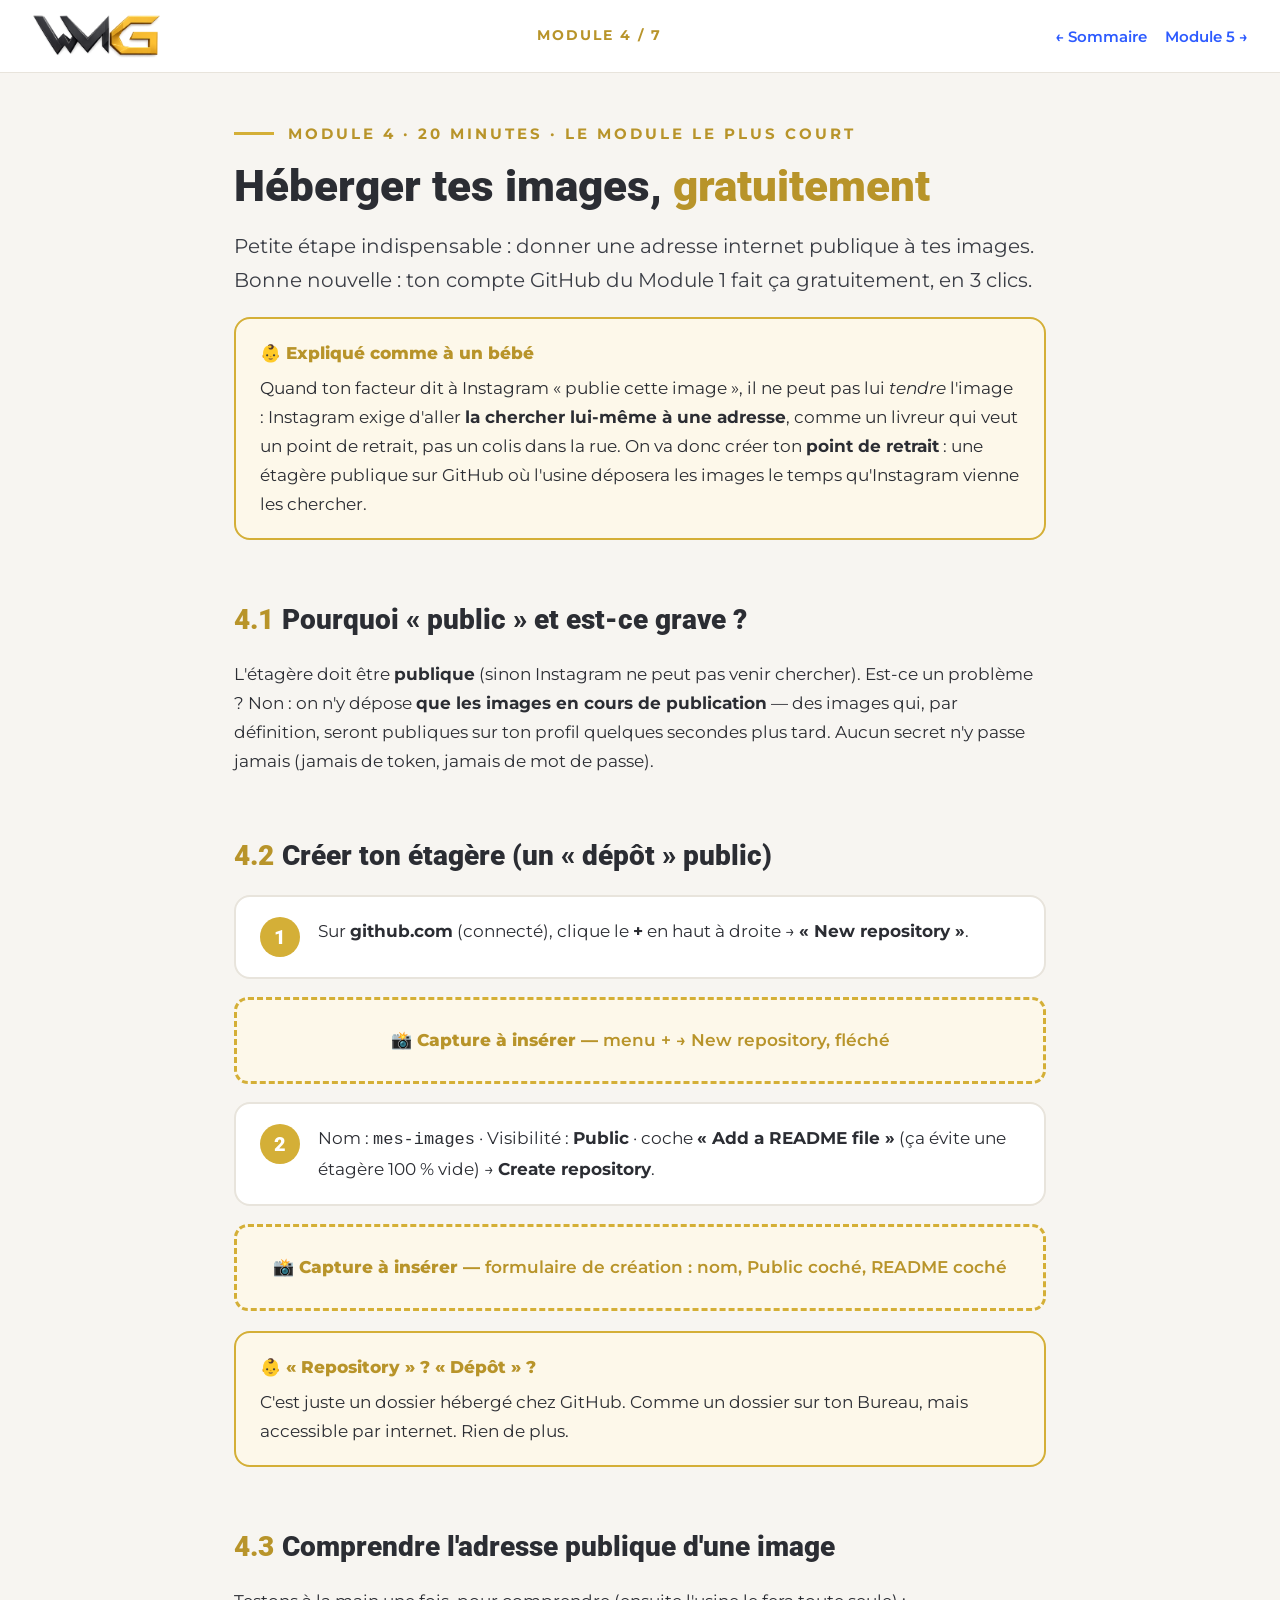
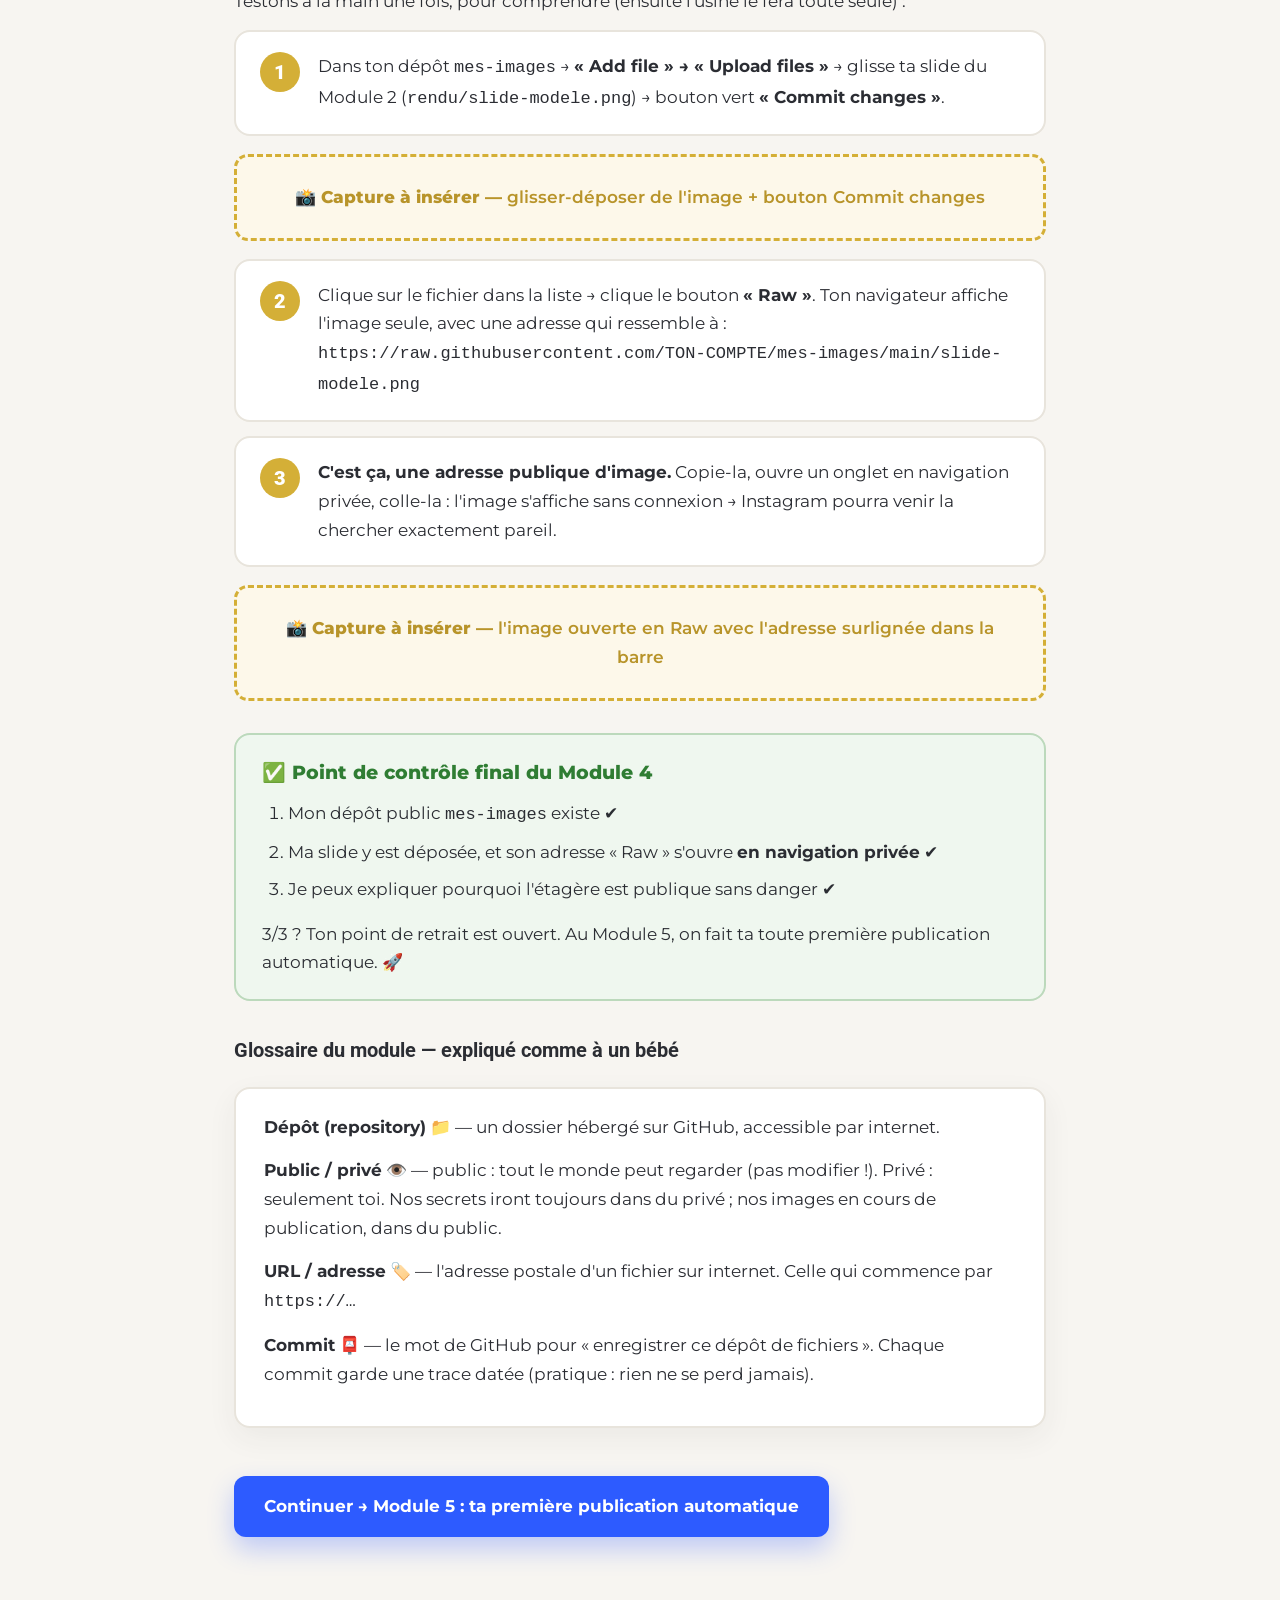
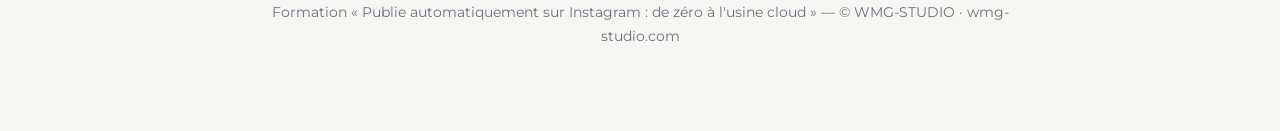
<file: module-4.html>
<!DOCTYPE html>
<html lang="fr">
<head>
<meta charset="UTF-8">
<meta name="robots" content="noindex, nofollow">
<meta name="viewport" content="width=device-width, initial-scale=1">
<title>Module 4 — Héberger tes images gratuitement | Formation WMG-STUDIO</title>
<link rel="preconnect" href="https://fonts.googleapis.com">
<link href="https://fonts.googleapis.com/css2?family=Montserrat:ital,wght@0,400;0,600;0,700;0,800&family=Roboto:wght@700;900&display=swap" rel="stylesheet">
<link rel="stylesheet" href="style.css">
</head>
<body>

<header class="topbar">
  <img src="assets/wmg-logo.png" alt="WMG-STUDIO">
  <span class="module-label">Module 4 / 7</span>
  <nav><a href="index.html">← Sommaire</a><a href="module-5.html">Module 5 →</a></nav>
</header>

<main class="page">

  <div class="badge">Module 4 · 20 minutes · le module le plus court</div>
  <h1>Héberger tes images, <span class="gold">gratuitement</span></h1>
  <p class="lead">Petite étape indispensable : donner une adresse internet publique à tes images. Bonne nouvelle : ton compte GitHub du Module 1 fait ça gratuitement, en 3 clics.</p>

  <div class="bebe">
    <div class="t">Expliqué comme à un bébé</div>
    Quand ton facteur dit à Instagram « publie cette image », il ne peut pas lui <em>tendre</em> l'image : Instagram exige d'aller <strong>la chercher lui-même à une adresse</strong>, comme un livreur qui veut un point de retrait, pas un colis dans la rue. On va donc créer ton <strong>point de retrait</strong> : une étagère publique sur GitHub où l'usine déposera les images le temps qu'Instagram vienne les chercher.
  </div>

  <h2><span class="num">4.1</span>Pourquoi « public » et est-ce grave ?</h2>
  <p>L'étagère doit être <strong>publique</strong> (sinon Instagram ne peut pas venir chercher). Est-ce un problème ? Non : on n'y dépose <strong>que les images en cours de publication</strong> — des images qui, par définition, seront publiques sur ton profil quelques secondes plus tard. Aucun secret n'y passe jamais (jamais de token, jamais de mot de passe).</p>

  <h2><span class="num">4.2</span>Créer ton étagère (un « dépôt » public)</h2>
  <div class="step"><span class="n">1</span><div>Sur <strong>github.com</strong> (connecté), clique le <strong>+</strong> en haut à droite → <strong>« New repository »</strong>.</div></div>
  <div class="capture">menu + → New repository, fléché</div>
  <div class="step"><span class="n">2</span><div>Nom : <code>mes-images</code> · Visibilité : <strong>Public</strong> · coche <strong>« Add a README file »</strong> (ça évite une étagère 100 % vide) → <strong>Create repository</strong>.</div></div>
  <div class="capture">formulaire de création : nom, Public coché, README coché</div>
  <div class="bebe">
    <div class="t">« Repository » ? « Dépôt » ?</div>
    C'est juste un dossier hébergé chez GitHub. Comme un dossier sur ton Bureau, mais accessible par internet. Rien de plus.
  </div>

  <h2><span class="num">4.3</span>Comprendre l'adresse publique d'une image</h2>
  <p>Testons à la main une fois, pour comprendre (ensuite l'usine le fera toute seule) :</p>
  <div class="step"><span class="n">1</span><div>Dans ton dépôt <code>mes-images</code> → <strong>« Add file » → « Upload files »</strong> → glisse ta slide du Module 2 (<code>rendu/slide-modele.png</code>) → bouton vert <strong>« Commit changes »</strong>.</div></div>
  <div class="capture">glisser-déposer de l'image + bouton Commit changes</div>
  <div class="step"><span class="n">2</span><div>Clique sur le fichier dans la liste → clique le bouton <strong>« Raw »</strong>. Ton navigateur affiche l'image seule, avec une adresse qui ressemble à :<br><code>https://raw.githubusercontent.com/TON-COMPTE/mes-images/main/slide-modele.png</code></div></div>
  <div class="step"><span class="n">3</span><div><strong>C'est ça, une adresse publique d'image.</strong> Copie-la, ouvre un onglet en navigation privée, colle-la : l'image s'affiche sans connexion → Instagram pourra venir la chercher exactement pareil.</div></div>
  <div class="capture">l'image ouverte en Raw avec l'adresse surlignée dans la barre</div>

  <div class="check">
    <div class="t">Point de contrôle final du Module 4</div>
    <ol>
      <li>Mon dépôt public <code>mes-images</code> existe ✔</li>
      <li>Ma slide y est déposée, et son adresse « Raw » s'ouvre <strong>en navigation privée</strong> ✔</li>
      <li>Je peux expliquer pourquoi l'étagère est publique sans danger ✔</li>
    </ol>
    3/3 ? Ton point de retrait est ouvert. Au Module 5, on fait ta toute première publication automatique. 🚀
  </div>

  <h3>Glossaire du module — expliqué comme à un bébé</h3>
  <div class="card">
    <p><strong>Dépôt (repository)</strong> 📁 — un dossier hébergé sur GitHub, accessible par internet.</p>
    <p><strong>Public / privé</strong> 👁️ — public : tout le monde peut regarder (pas modifier !). Privé : seulement toi. Nos secrets iront toujours dans du privé ; nos images en cours de publication, dans du public.</p>
    <p><strong>URL / adresse</strong> 🏷️ — l'adresse postale d'un fichier sur internet. Celle qui commence par <code>https://…</code></p>
    <p><strong>Commit</strong> 📮 — le mot de GitHub pour « enregistrer ce dépôt de fichiers ». Chaque commit garde une trace datée (pratique : rien ne se perd jamais).</p>
  </div>

  <a class="next" href="module-5.html">Continuer → Module 5 : ta première publication automatique</a>
  <div class="footer">Formation « Publie automatiquement sur Instagram : de zéro à l'usine cloud » — © WMG-STUDIO · wmg-studio.com</div>
</main>
</body>
</html>
</file>
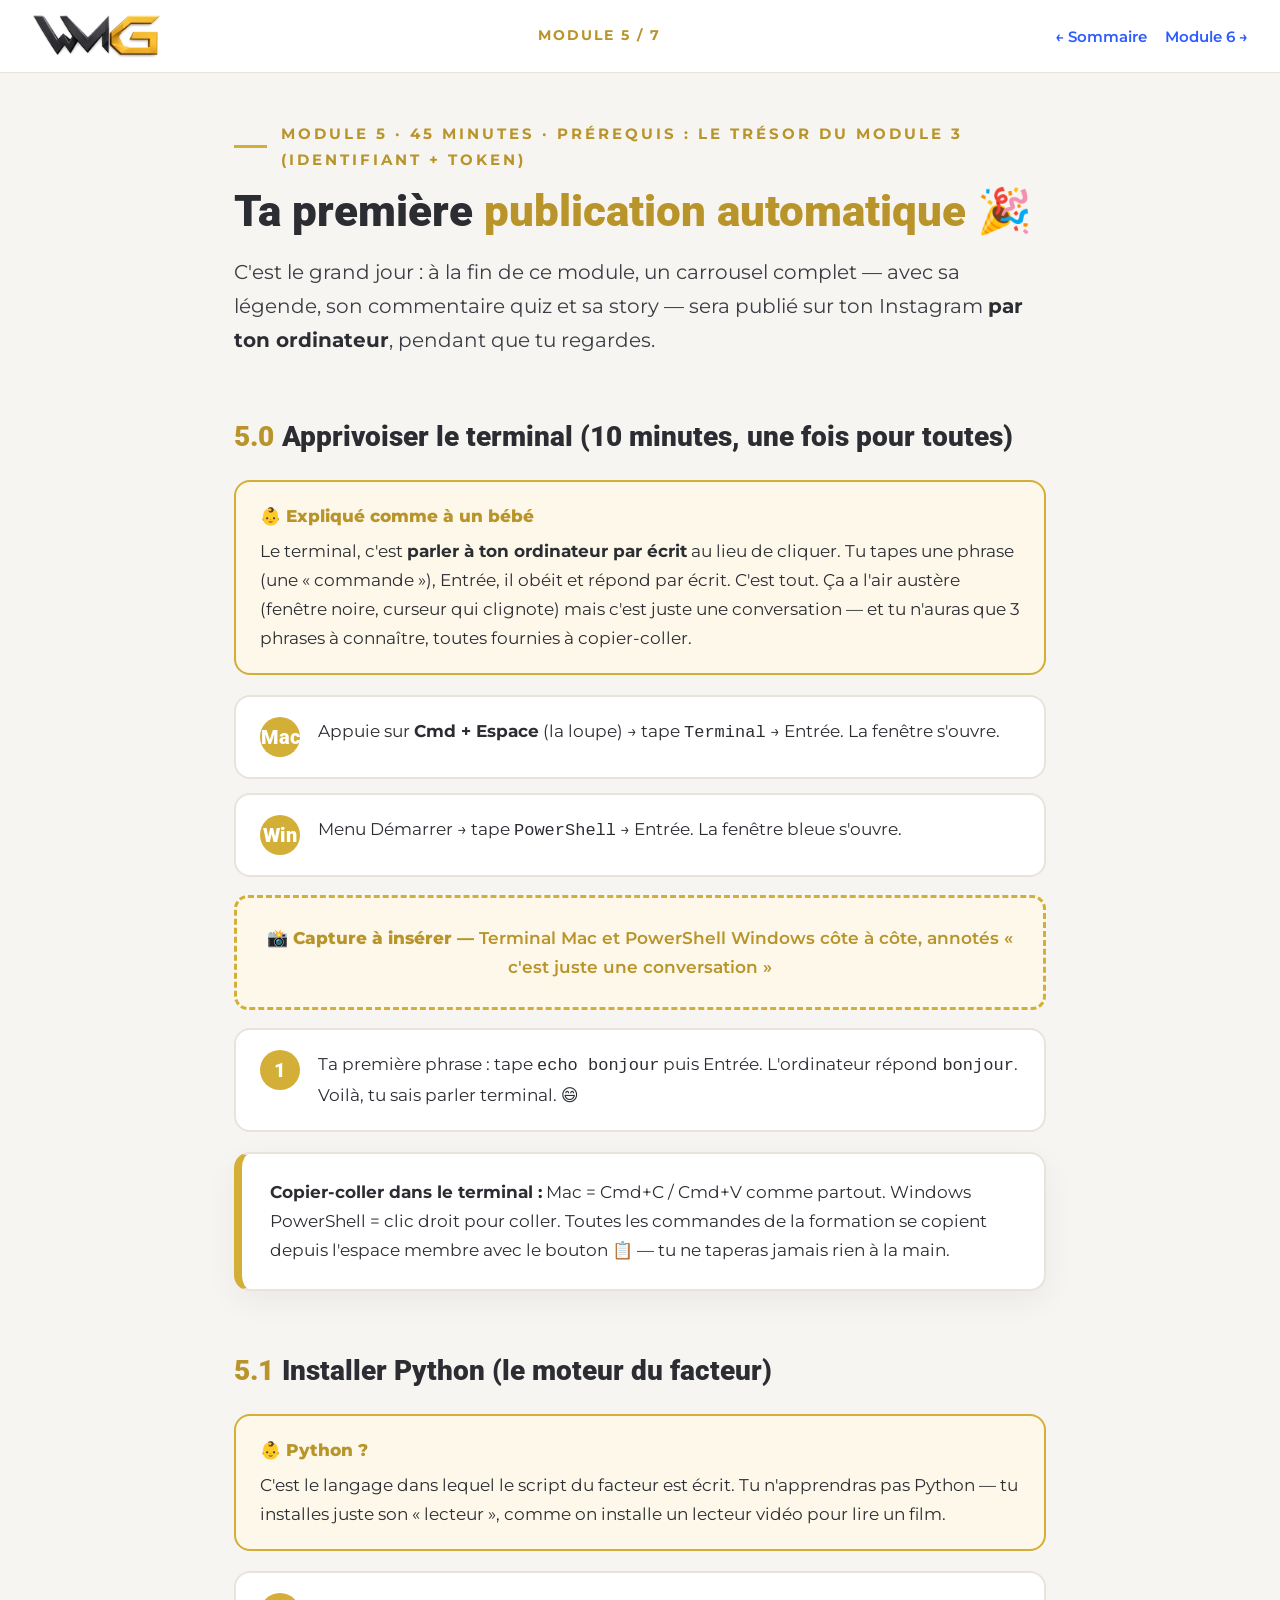
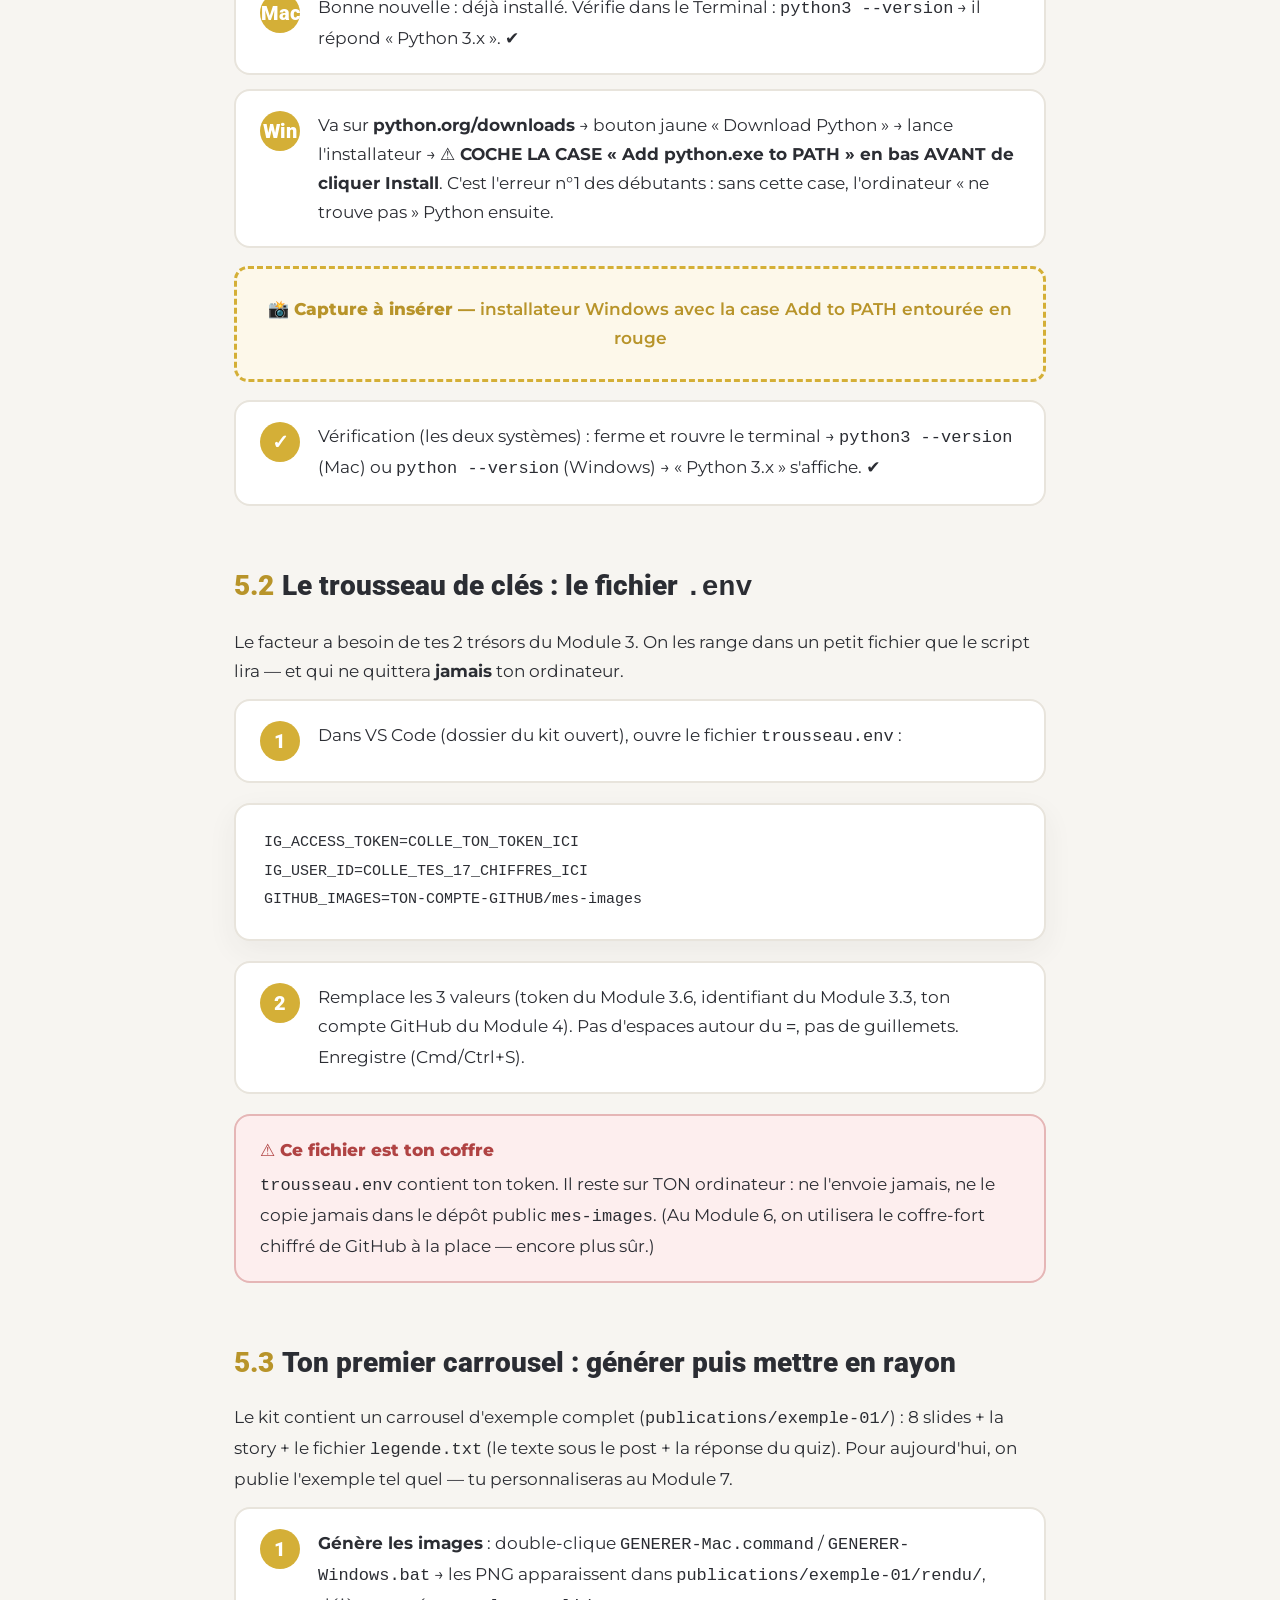
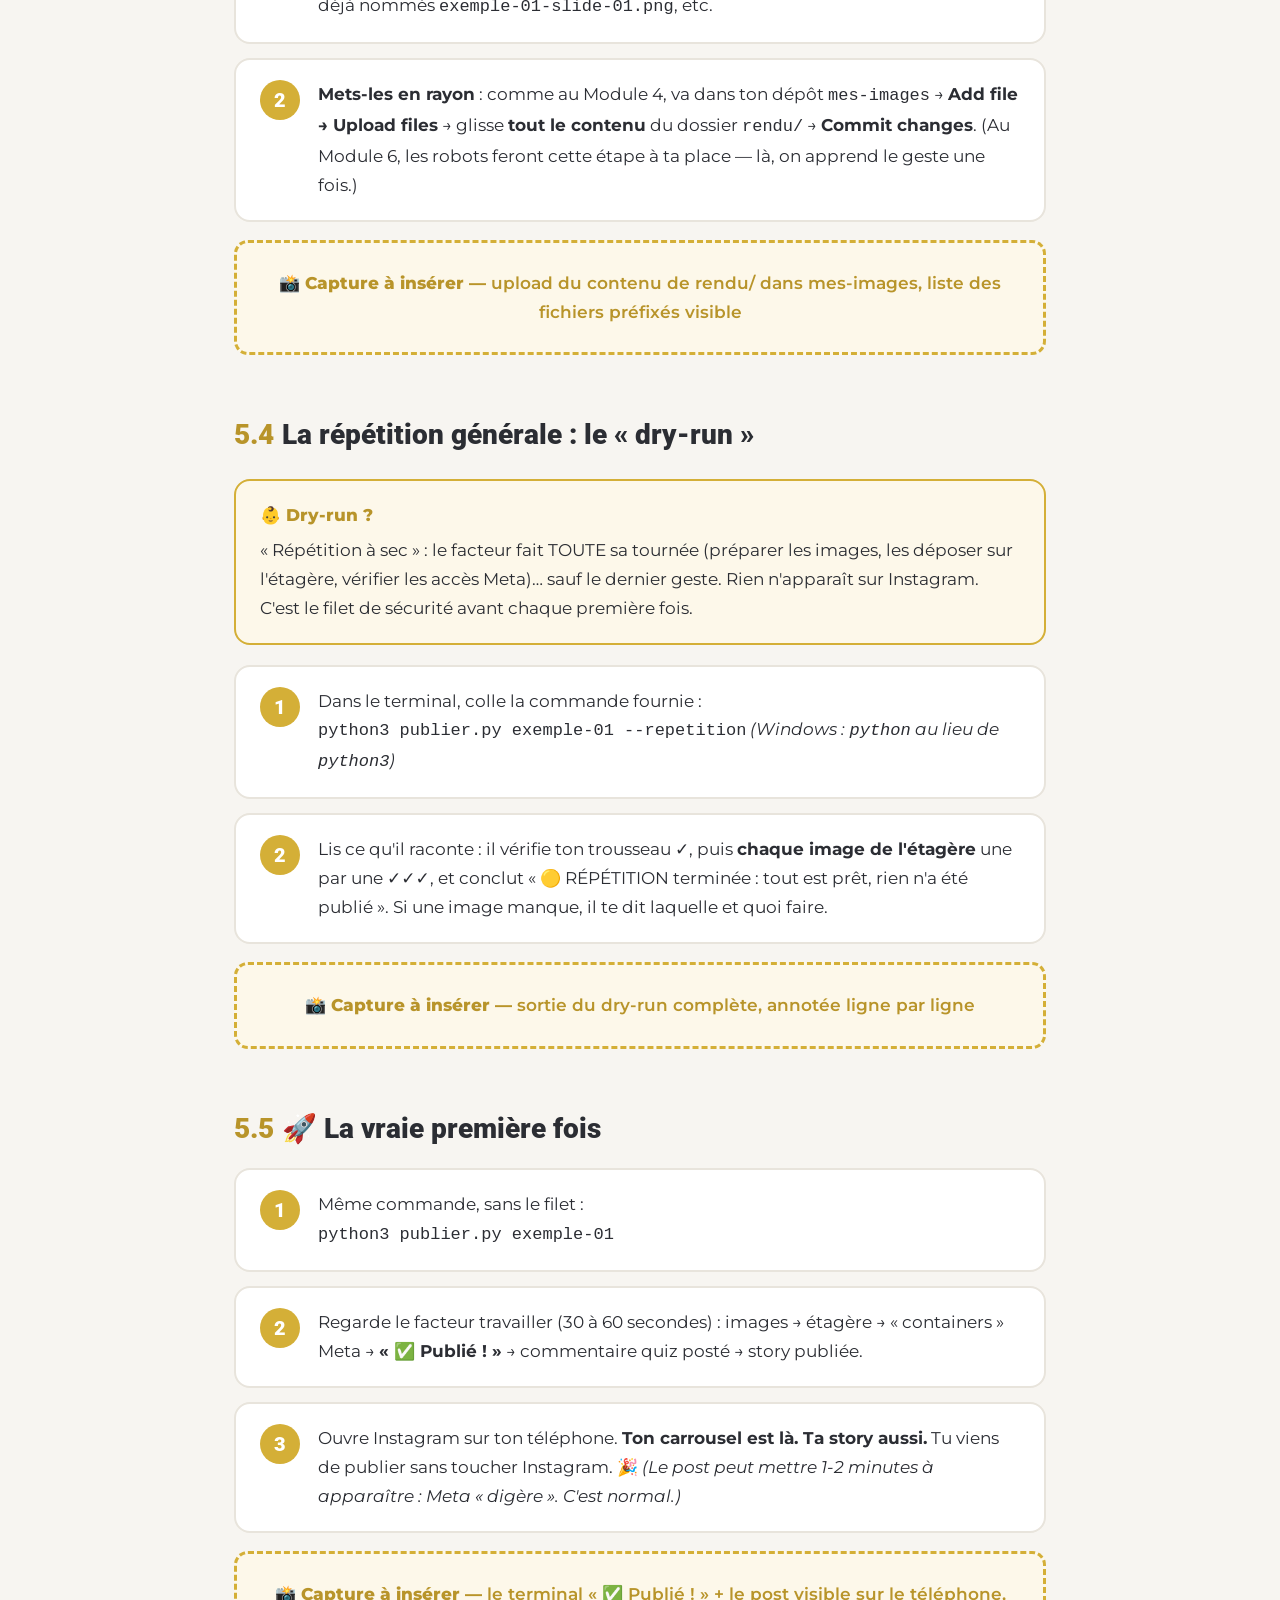
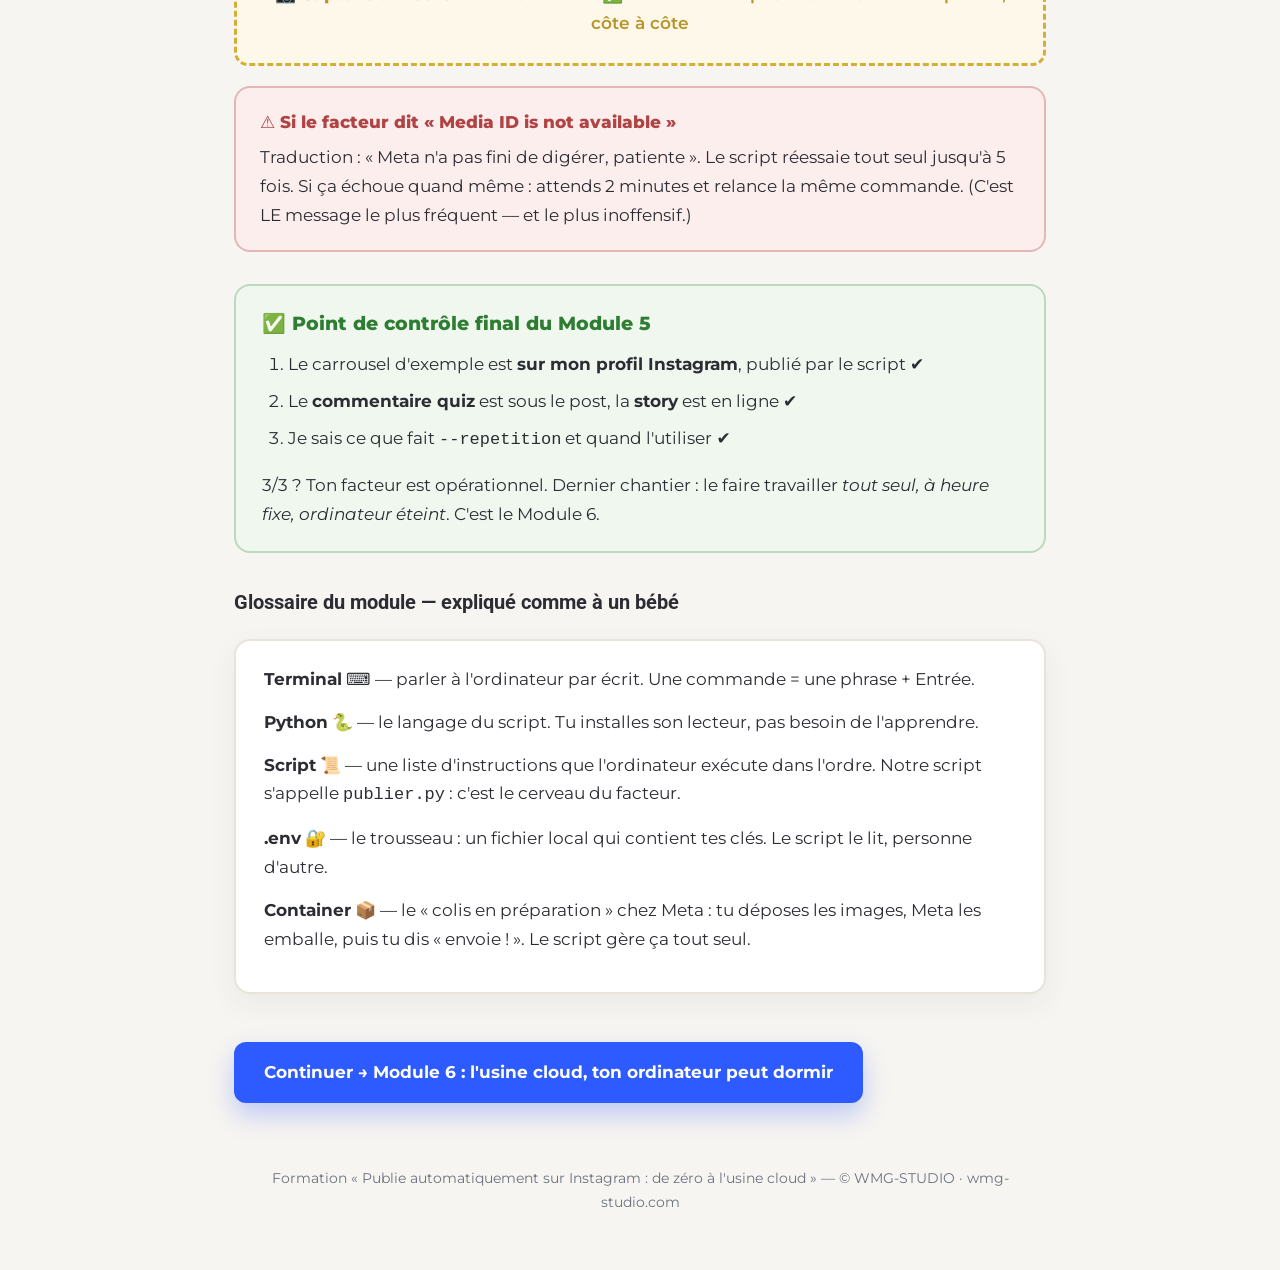
<file: module-5.html>
<!DOCTYPE html>
<html lang="fr">
<head>
<meta charset="UTF-8">
<meta name="robots" content="noindex, nofollow">
<meta name="viewport" content="width=device-width, initial-scale=1">
<title>Module 5 — Ta première publication automatique | Formation WMG-STUDIO</title>
<link rel="preconnect" href="https://fonts.googleapis.com">
<link href="https://fonts.googleapis.com/css2?family=Montserrat:ital,wght@0,400;0,600;0,700;0,800&family=Roboto:wght@700;900&display=swap" rel="stylesheet">
<link rel="stylesheet" href="style.css">
</head>
<body>

<header class="topbar">
  <img src="assets/wmg-logo.png" alt="WMG-STUDIO">
  <span class="module-label">Module 5 / 7</span>
  <nav><a href="index.html">← Sommaire</a><a href="module-6.html">Module 6 →</a></nav>
</header>

<main class="page">

  <div class="badge">Module 5 · 45 minutes · prérequis : le trésor du Module 3 (identifiant + token)</div>
  <h1>Ta première <span class="gold">publication automatique</span> 🎉</h1>
  <p class="lead">C'est le grand jour : à la fin de ce module, un carrousel complet — avec sa légende, son commentaire quiz et sa story — sera publié sur ton Instagram <strong>par ton ordinateur</strong>, pendant que tu regardes.</p>

  <h2><span class="num">5.0</span>Apprivoiser le terminal (10 minutes, une fois pour toutes)</h2>
  <div class="bebe">
    <div class="t">Expliqué comme à un bébé</div>
    Le terminal, c'est <strong>parler à ton ordinateur par écrit</strong> au lieu de cliquer. Tu tapes une phrase (une « commande »), Entrée, il obéit et répond par écrit. C'est tout. Ça a l'air austère (fenêtre noire, curseur qui clignote) mais c'est juste une conversation — et tu n'auras que 3 phrases à connaître, toutes fournies à copier-coller.
  </div>
  <div class="step"><span class="n">Mac</span><div>Appuie sur <strong>Cmd + Espace</strong> (la loupe) → tape <code>Terminal</code> → Entrée. La fenêtre s'ouvre.</div></div>
  <div class="step"><span class="n">Win</span><div>Menu Démarrer → tape <code>PowerShell</code> → Entrée. La fenêtre bleue s'ouvre.</div></div>
  <div class="capture">Terminal Mac et PowerShell Windows côte à côte, annotés « c'est juste une conversation »</div>
  <div class="step"><span class="n">1</span><div>Ta première phrase : tape <code>echo bonjour</code> puis Entrée. L'ordinateur répond <code>bonjour</code>. Voilà, tu sais parler terminal. 😄</div></div>
  <div class="card gold"><strong>Copier-coller dans le terminal :</strong> Mac = Cmd+C / Cmd+V comme partout. Windows PowerShell = clic droit pour coller. Toutes les commandes de la formation se copient depuis l'espace membre avec le bouton 📋 — tu ne taperas jamais rien à la main.</div>

  <h2><span class="num">5.1</span>Installer Python (le moteur du facteur)</h2>
  <div class="bebe">
    <div class="t">Python ?</div>
    C'est le langage dans lequel le script du facteur est écrit. Tu n'apprendras pas Python — tu installes juste son « lecteur », comme on installe un lecteur vidéo pour lire un film.
  </div>
  <div class="step"><span class="n">Mac</span><div>Bonne nouvelle : déjà installé. Vérifie dans le Terminal : <code>python3 --version</code> → il répond « Python 3.x ». ✔</div></div>
  <div class="step"><span class="n">Win</span><div>Va sur <strong>python.org/downloads</strong> → bouton jaune « Download Python » → lance l'installateur → <strong>⚠️ COCHE LA CASE « Add python.exe to PATH » en bas AVANT de cliquer Install</strong>. C'est l'erreur n°1 des débutants : sans cette case, l'ordinateur « ne trouve pas » Python ensuite.</div></div>
  <div class="capture">installateur Windows avec la case Add to PATH entourée en rouge</div>
  <div class="step"><span class="n">✓</span><div>Vérification (les deux systèmes) : ferme et rouvre le terminal → <code>python3 --version</code> (Mac) ou <code>python --version</code> (Windows) → « Python 3.x » s'affiche. ✔</div></div>

  <h2><span class="num">5.2</span>Le trousseau de clés : le fichier <code>.env</code></h2>
  <p>Le facteur a besoin de tes 2 trésors du Module 3. On les range dans un petit fichier que le script lira — et qui ne quittera <strong>jamais</strong> ton ordinateur.</p>
  <div class="step"><span class="n">1</span><div>Dans VS Code (dossier du kit ouvert), ouvre le fichier <code>trousseau.env</code> :</div></div>
  <div class="card">
<pre style="font-family:monospace;font-size:15px;line-height:1.9">IG_ACCESS_TOKEN=COLLE_TON_TOKEN_ICI
IG_USER_ID=COLLE_TES_17_CHIFFRES_ICI
GITHUB_IMAGES=TON-COMPTE-GITHUB/mes-images</pre>
  </div>
  <div class="step"><span class="n">2</span><div>Remplace les 3 valeurs (token du Module 3.6, identifiant du Module 3.3, ton compte GitHub du Module 4). Pas d'espaces autour du <code>=</code>, pas de guillemets. Enregistre (Cmd/Ctrl+S).</div></div>
  <div class="warn">
    <div class="t">Ce fichier est ton coffre</div>
    <code>trousseau.env</code> contient ton token. Il reste sur TON ordinateur : ne l'envoie jamais, ne le copie jamais dans le dépôt public <code>mes-images</code>. (Au Module 6, on utilisera le coffre-fort chiffré de GitHub à la place — encore plus sûr.)
  </div>

  <h2><span class="num">5.3</span>Ton premier carrousel : générer puis mettre en rayon</h2>
  <p>Le kit contient un carrousel d'exemple complet (<code>publications/exemple-01/</code>) : 8 slides + la story + le fichier <code>legende.txt</code> (le texte sous le post + la réponse du quiz). Pour aujourd'hui, on publie l'exemple tel quel — tu personnaliseras au Module 7.</p>
  <div class="step"><span class="n">1</span><div><strong>Génère les images</strong> : double-clique <code>GENERER-Mac.command</code> / <code>GENERER-Windows.bat</code> → les PNG apparaissent dans <code>publications/exemple-01/rendu/</code>, déjà nommés <code>exemple-01-slide-01.png</code>, etc.</div></div>
  <div class="step"><span class="n">2</span><div><strong>Mets-les en rayon</strong> : comme au Module 4, va dans ton dépôt <code>mes-images</code> → <strong>Add file → Upload files</strong> → glisse <strong>tout le contenu</strong> du dossier <code>rendu/</code> → <strong>Commit changes</strong>. (Au Module 6, les robots feront cette étape à ta place — là, on apprend le geste une fois.)</div></div>
  <div class="capture">upload du contenu de rendu/ dans mes-images, liste des fichiers préfixés visible</div>

  <h2><span class="num">5.4</span>La répétition générale : le « dry-run »</h2>
  <div class="bebe">
    <div class="t">Dry-run ?</div>
    « Répétition à sec » : le facteur fait TOUTE sa tournée (préparer les images, les déposer sur l'étagère, vérifier les accès Meta)… sauf le dernier geste. Rien n'apparaît sur Instagram. C'est le filet de sécurité avant chaque première fois.
  </div>
  <div class="step"><span class="n">1</span><div>Dans le terminal, colle la commande fournie : <br><code>python3 publier.py exemple-01 --repetition</code> <em>(Windows : <code>python</code> au lieu de <code>python3</code>)</em></div></div>
  <div class="step"><span class="n">2</span><div>Lis ce qu'il raconte : il vérifie ton trousseau ✓, puis <strong>chaque image de l'étagère</strong> une par une ✓✓✓, et conclut « 🟡 RÉPÉTITION terminée : tout est prêt, rien n'a été publié ». Si une image manque, il te dit laquelle et quoi faire.</div></div>
  <div class="capture">sortie du dry-run complète, annotée ligne par ligne</div>

  <h2><span class="num">5.5</span>🚀 La vraie première fois</h2>
  <div class="step"><span class="n">1</span><div>Même commande, sans le filet : <br><code>python3 publier.py exemple-01</code></div></div>
  <div class="step"><span class="n">2</span><div>Regarde le facteur travailler (30 à 60 secondes) : images → étagère → « containers » Meta → <strong>« ✅ Publié ! »</strong> → commentaire quiz posté → story publiée.</div></div>
  <div class="step"><span class="n">3</span><div>Ouvre Instagram sur ton téléphone. <strong>Ton carrousel est là. Ta story aussi.</strong> Tu viens de publier sans toucher Instagram. 🎉 <em>(Le post peut mettre 1-2 minutes à apparaître : Meta « digère ». C'est normal.)</em></div></div>
  <div class="capture">le terminal « ✅ Publié ! » + le post visible sur le téléphone, côte à côte</div>
  <div class="warn">
    <div class="t">Si le facteur dit « Media ID is not available »</div>
    Traduction : « Meta n'a pas fini de digérer, patiente ». Le script réessaie tout seul jusqu'à 5 fois. Si ça échoue quand même : attends 2 minutes et relance la même commande. (C'est LE message le plus fréquent — et le plus inoffensif.)
  </div>

  <div class="check">
    <div class="t">Point de contrôle final du Module 5</div>
    <ol>
      <li>Le carrousel d'exemple est <strong>sur mon profil Instagram</strong>, publié par le script ✔</li>
      <li>Le <strong>commentaire quiz</strong> est sous le post, la <strong>story</strong> est en ligne ✔</li>
      <li>Je sais ce que fait <code>--repetition</code> et quand l'utiliser ✔</li>
    </ol>
    3/3 ? Ton facteur est opérationnel. Dernier chantier : le faire travailler <em>tout seul, à heure fixe, ordinateur éteint</em>. C'est le Module 6.
  </div>

  <h3>Glossaire du module — expliqué comme à un bébé</h3>
  <div class="card">
    <p><strong>Terminal</strong> ⌨️ — parler à l'ordinateur par écrit. Une commande = une phrase + Entrée.</p>
    <p><strong>Python</strong> 🐍 — le langage du script. Tu installes son lecteur, pas besoin de l'apprendre.</p>
    <p><strong>Script</strong> 📜 — une liste d'instructions que l'ordinateur exécute dans l'ordre. Notre script s'appelle <code>publier.py</code> : c'est le cerveau du facteur.</p>
    <p><strong>.env</strong> 🔐 — le trousseau : un fichier local qui contient tes clés. Le script le lit, personne d'autre.</p>
    <p><strong>Container</strong> 📦 — le « colis en préparation » chez Meta : tu déposes les images, Meta les emballe, puis tu dis « envoie ! ». Le script gère ça tout seul.</p>
  </div>

  <a class="next" href="module-6.html">Continuer → Module 6 : l'usine cloud, ton ordinateur peut dormir</a>
  <div class="footer">Formation « Publie automatiquement sur Instagram : de zéro à l'usine cloud » — © WMG-STUDIO · wmg-studio.com</div>
</main>
</body>
</html>
</file>
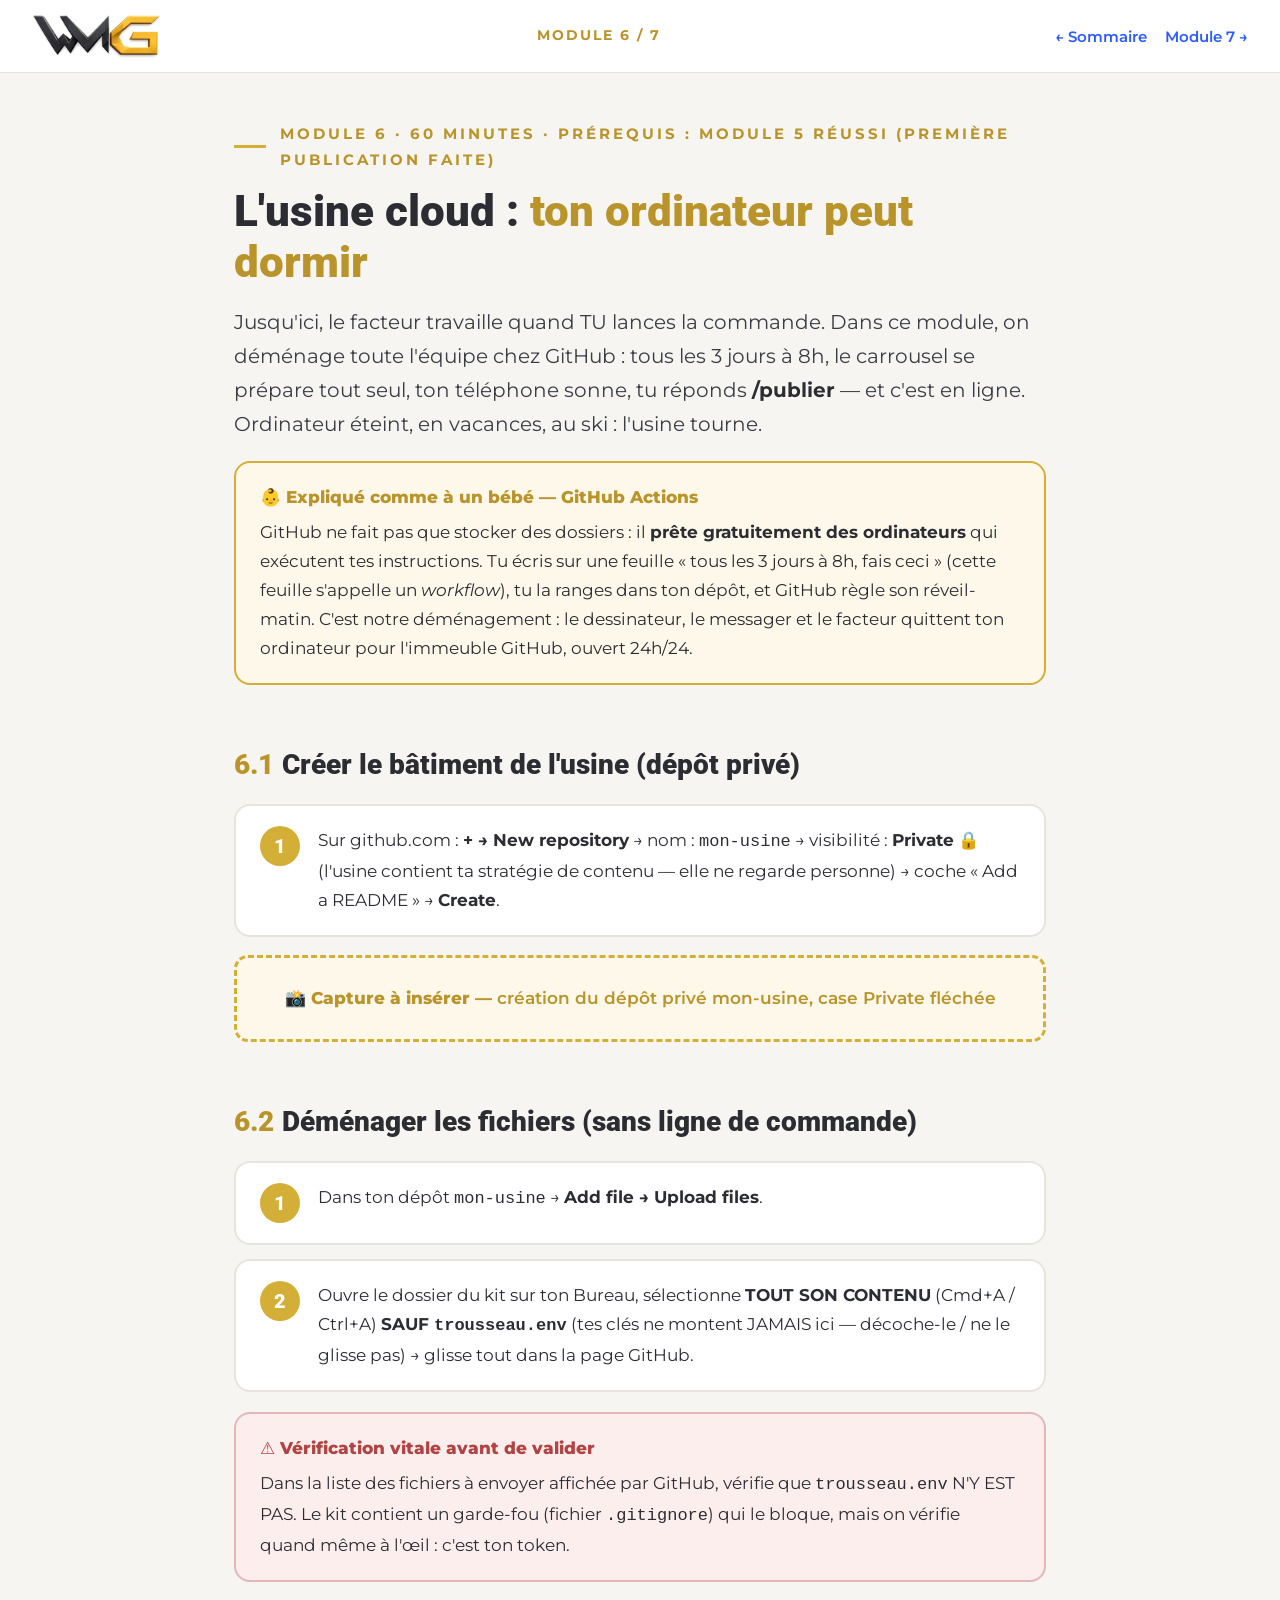
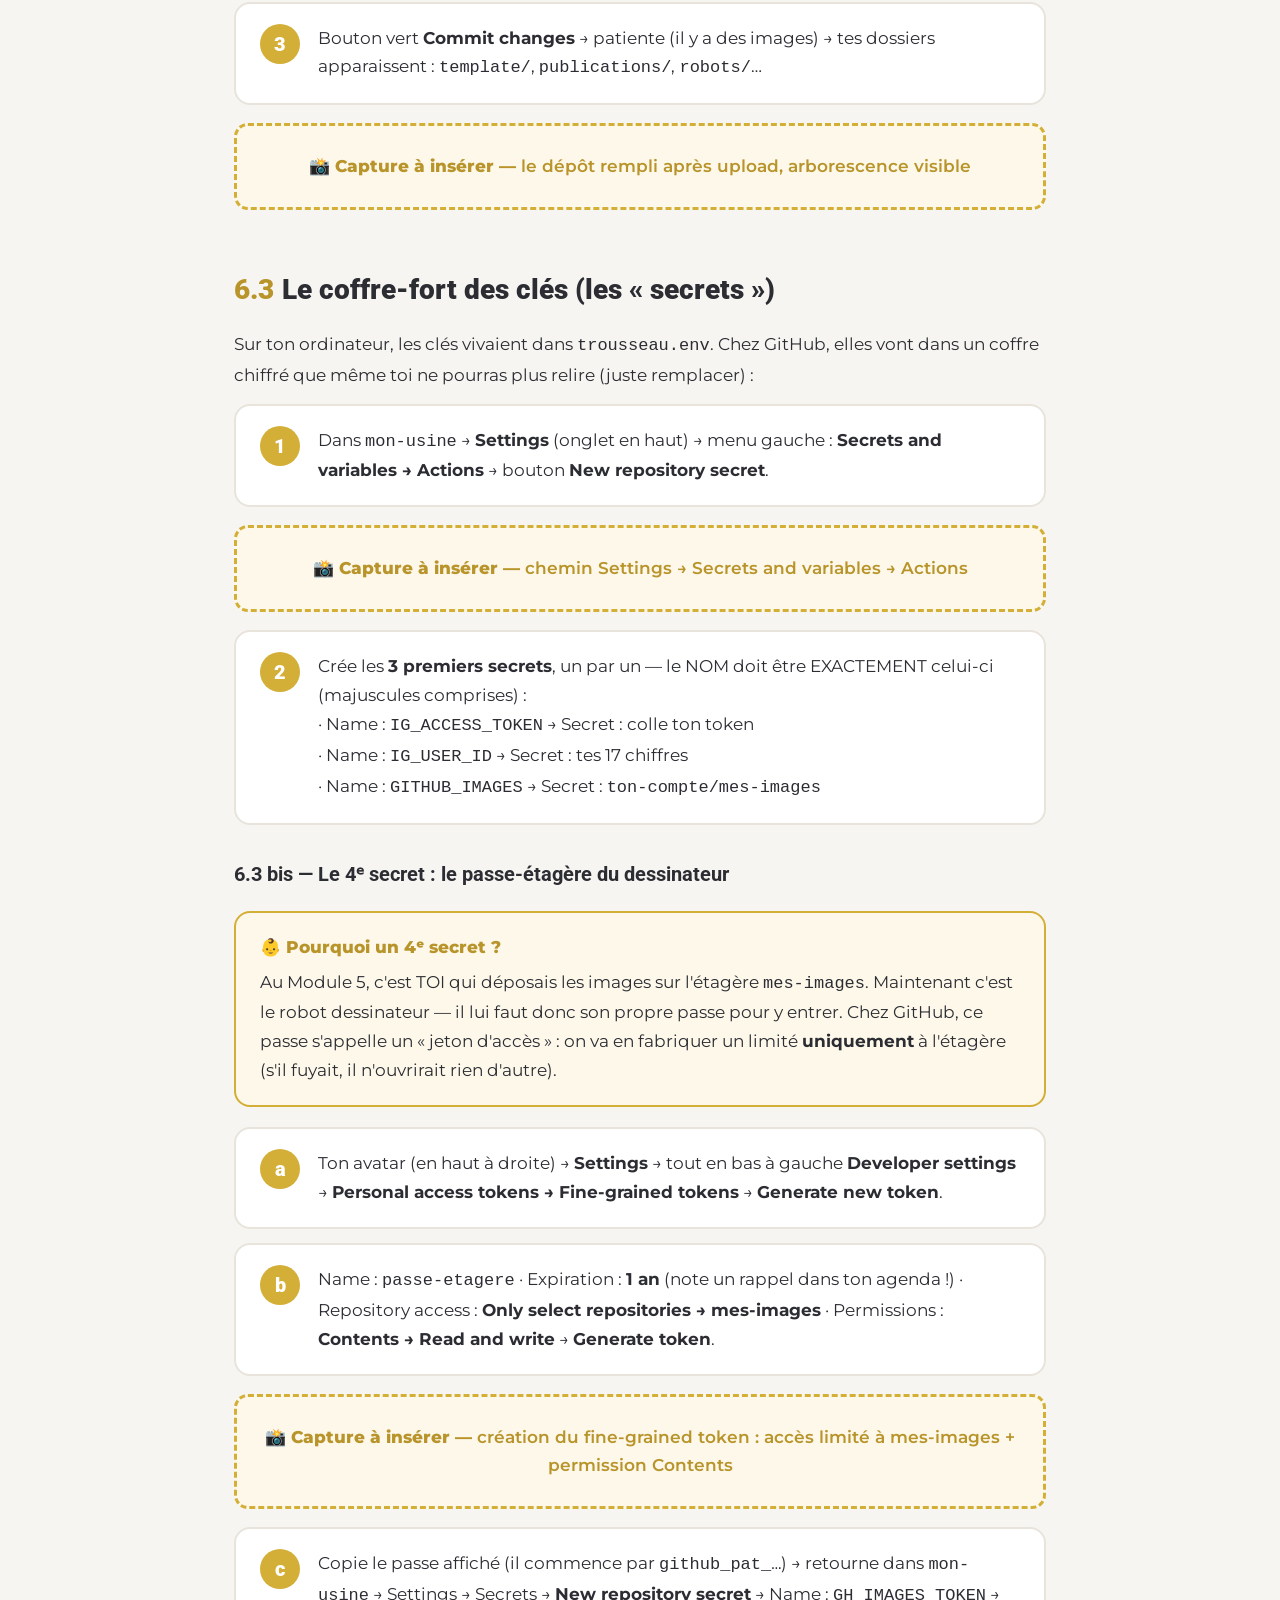
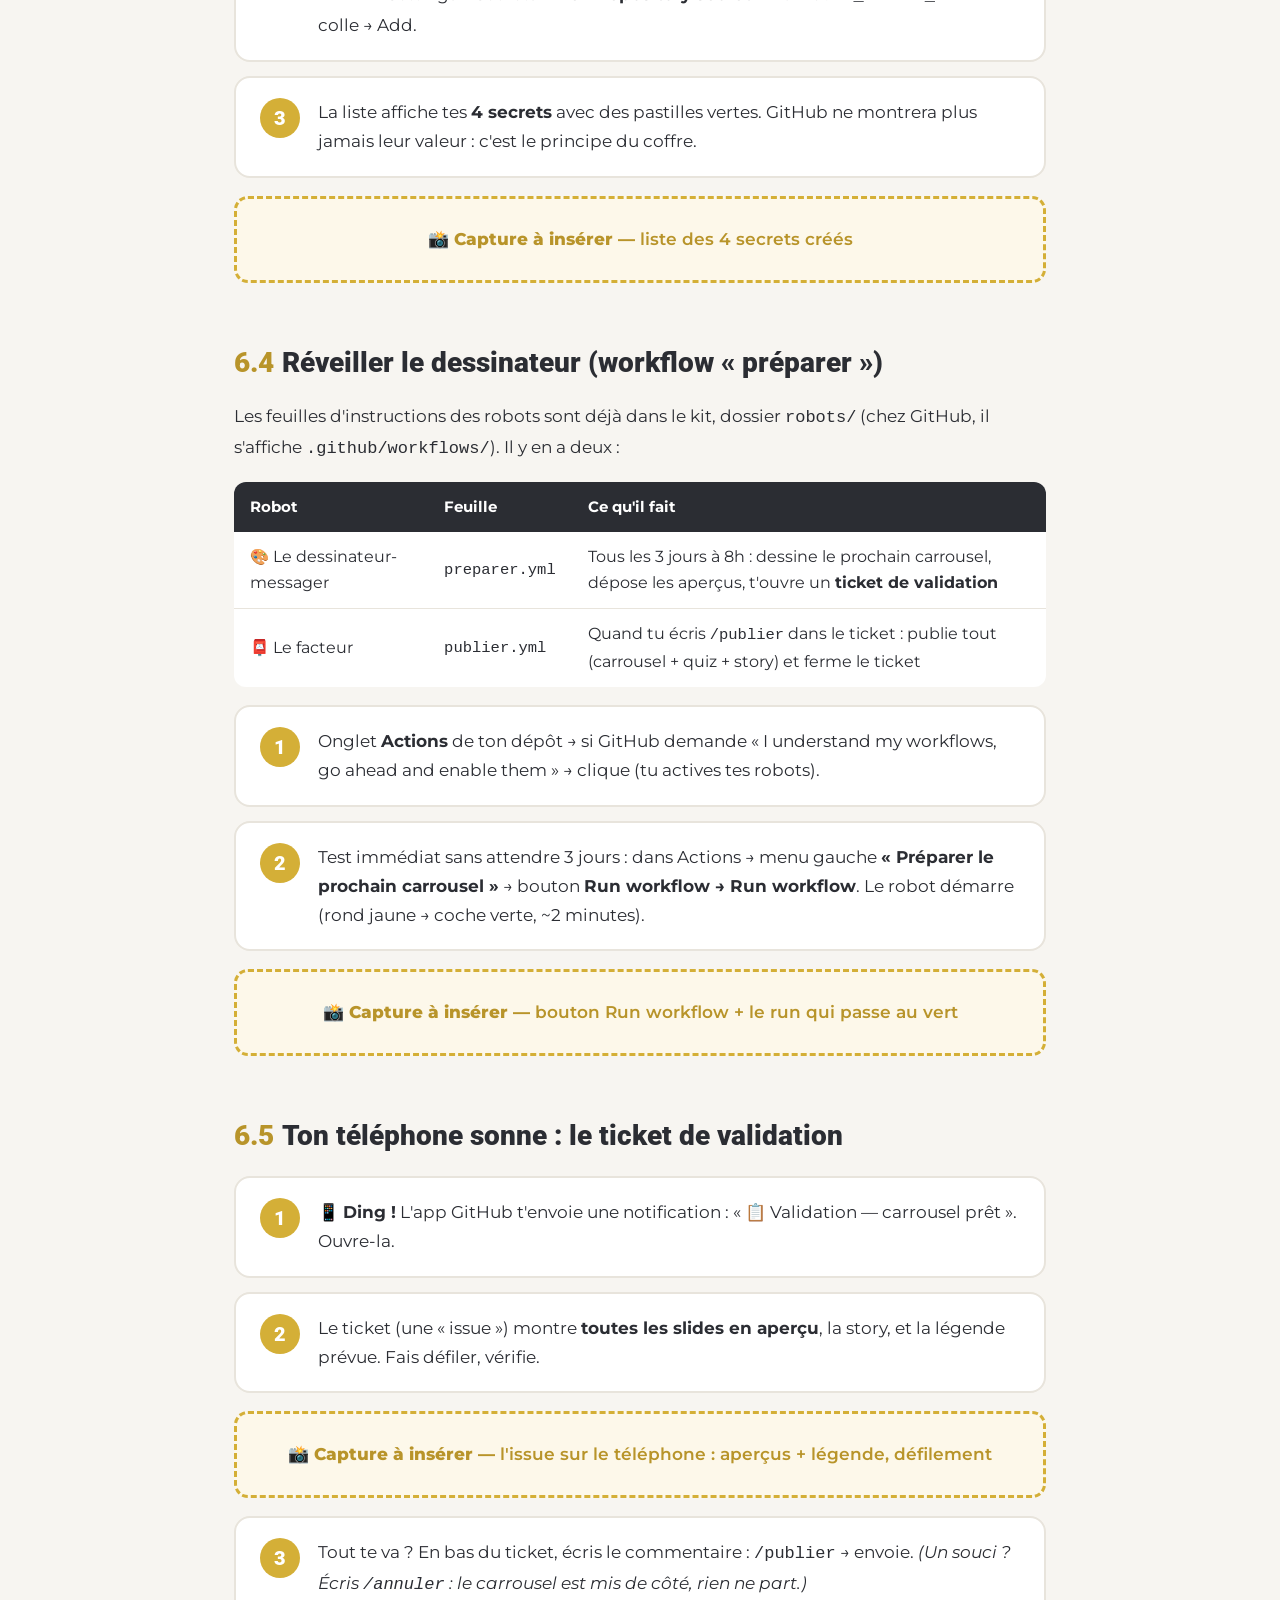
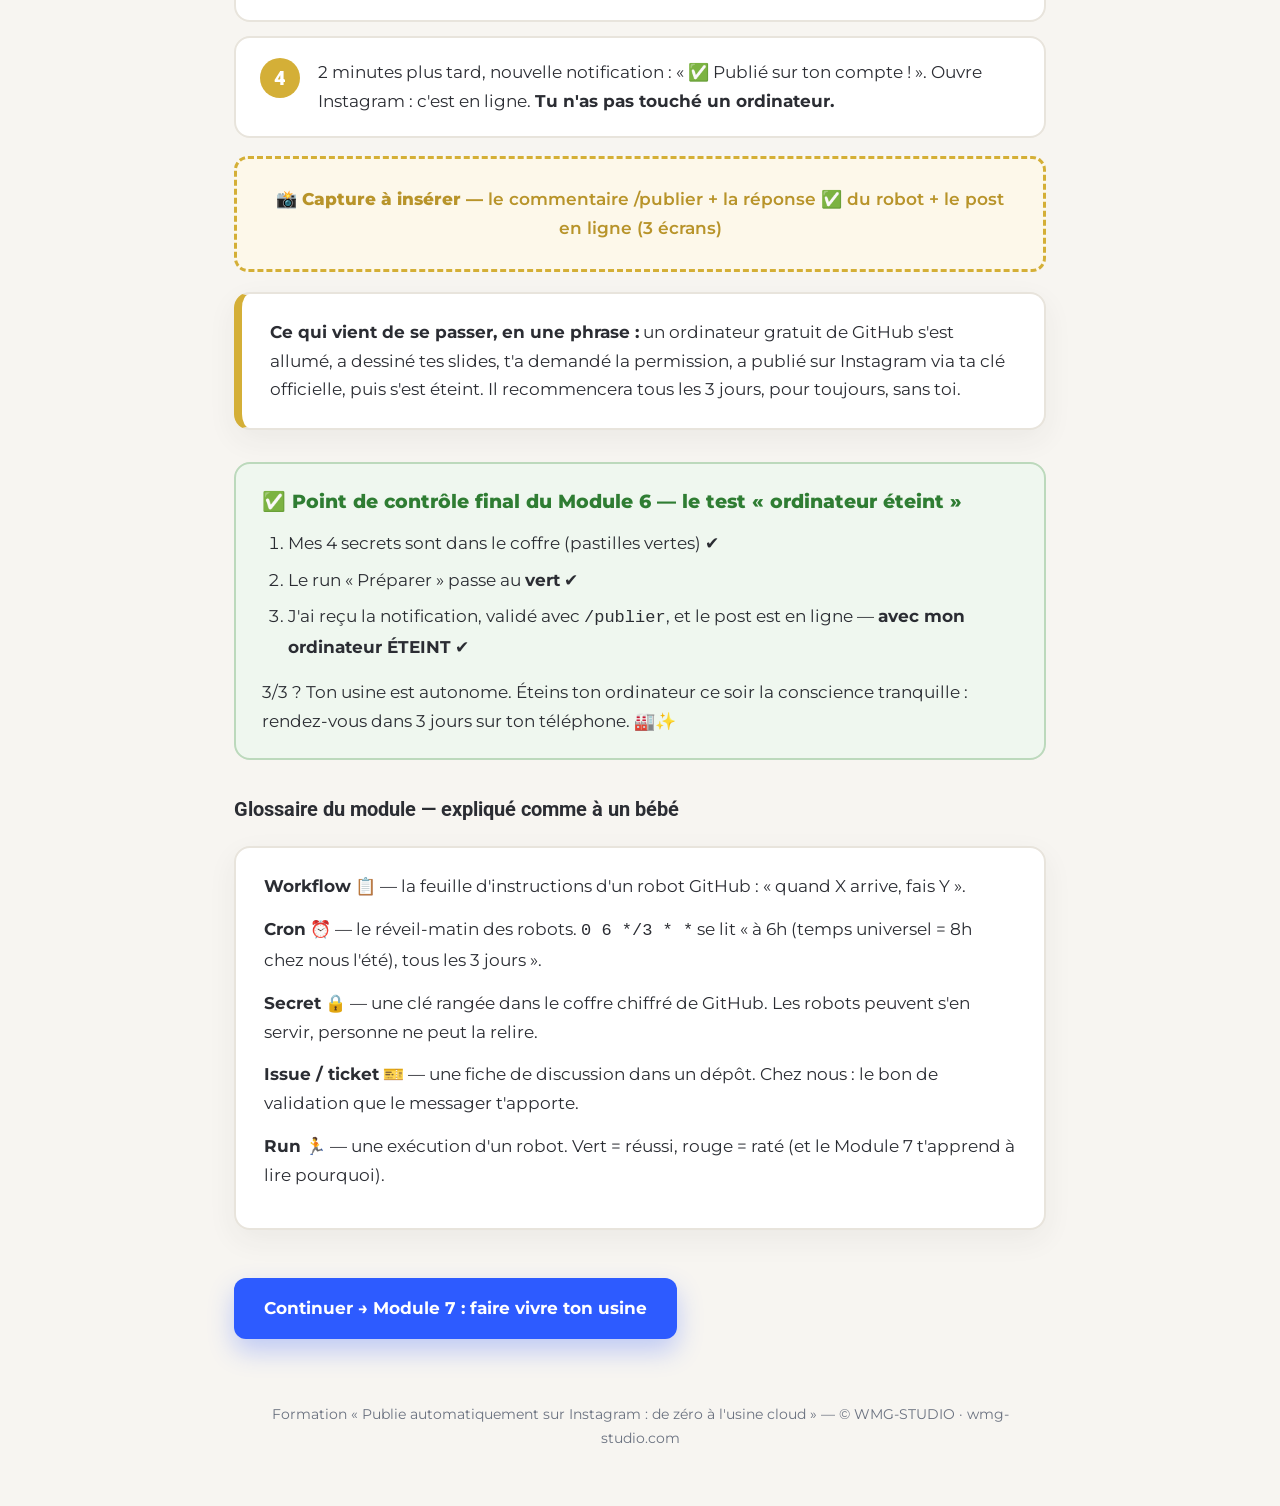
<file: module-6.html>
<!DOCTYPE html>
<html lang="fr">
<head>
<meta charset="UTF-8">
<meta name="robots" content="noindex, nofollow">
<meta name="viewport" content="width=device-width, initial-scale=1">
<title>Module 6 — L'usine cloud : ton ordinateur peut dormir | Formation WMG-STUDIO</title>
<link rel="preconnect" href="https://fonts.googleapis.com">
<link href="https://fonts.googleapis.com/css2?family=Montserrat:ital,wght@0,400;0,600;0,700;0,800&family=Roboto:wght@700;900&display=swap" rel="stylesheet">
<link rel="stylesheet" href="style.css">
</head>
<body>

<header class="topbar">
  <img src="assets/wmg-logo.png" alt="WMG-STUDIO">
  <span class="module-label">Module 6 / 7</span>
  <nav><a href="index.html">← Sommaire</a><a href="module-7.html">Module 7 →</a></nav>
</header>

<main class="page">

  <div class="badge">Module 6 · 60 minutes · prérequis : Module 5 réussi (première publication faite)</div>
  <h1>L'usine cloud : <span class="gold">ton ordinateur peut dormir</span></h1>
  <p class="lead">Jusqu'ici, le facteur travaille quand TU lances la commande. Dans ce module, on déménage toute l'équipe chez GitHub : tous les 3 jours à 8h, le carrousel se prépare tout seul, ton téléphone sonne, tu réponds <strong>/publier</strong> — et c'est en ligne. Ordinateur éteint, en vacances, au ski : l'usine tourne.</p>

  <div class="bebe">
    <div class="t">Expliqué comme à un bébé — GitHub Actions</div>
    GitHub ne fait pas que stocker des dossiers : il <strong>prête gratuitement des ordinateurs</strong> qui exécutent tes instructions. Tu écris sur une feuille « tous les 3 jours à 8h, fais ceci » (cette feuille s'appelle un <em>workflow</em>), tu la ranges dans ton dépôt, et GitHub règle son réveil-matin. C'est notre déménagement : le dessinateur, le messager et le facteur quittent ton ordinateur pour l'immeuble GitHub, ouvert 24h/24.
  </div>

  <h2><span class="num">6.1</span>Créer le bâtiment de l'usine (dépôt privé)</h2>
  <div class="step"><span class="n">1</span><div>Sur github.com : <strong>+ → New repository</strong> → nom : <code>mon-usine</code> → visibilité : <strong>Private</strong> 🔒 (l'usine contient ta stratégie de contenu — elle ne regarde personne) → coche « Add a README » → <strong>Create</strong>.</div></div>
  <div class="capture">création du dépôt privé mon-usine, case Private fléchée</div>

  <h2><span class="num">6.2</span>Déménager les fichiers (sans ligne de commande)</h2>
  <div class="step"><span class="n">1</span><div>Dans ton dépôt <code>mon-usine</code> → <strong>Add file → Upload files</strong>.</div></div>
  <div class="step"><span class="n">2</span><div>Ouvre le dossier du kit sur ton Bureau, sélectionne <strong>TOUT SON CONTENU</strong> (Cmd+A / Ctrl+A) <strong>SAUF <code>trousseau.env</code></strong> (tes clés ne montent JAMAIS ici — décoche-le / ne le glisse pas) → glisse tout dans la page GitHub.</div></div>
  <div class="warn">
    <div class="t">Vérification vitale avant de valider</div>
    Dans la liste des fichiers à envoyer affichée par GitHub, vérifie que <code>trousseau.env</code> N'Y EST PAS. Le kit contient un garde-fou (fichier <code>.gitignore</code>) qui le bloque, mais on vérifie quand même à l'œil : c'est ton token.
  </div>
  <div class="step"><span class="n">3</span><div>Bouton vert <strong>Commit changes</strong> → patiente (il y a des images) → tes dossiers apparaissent : <code>template/</code>, <code>publications/</code>, <code>robots/</code>…</div></div>
  <div class="capture">le dépôt rempli après upload, arborescence visible</div>

  <h2><span class="num">6.3</span>Le coffre-fort des clés (les « secrets »)</h2>
  <p>Sur ton ordinateur, les clés vivaient dans <code>trousseau.env</code>. Chez GitHub, elles vont dans un coffre chiffré que même toi ne pourras plus relire (juste remplacer) :</p>
  <div class="step"><span class="n">1</span><div>Dans <code>mon-usine</code> → <strong>Settings</strong> (onglet en haut) → menu gauche : <strong>Secrets and variables → Actions</strong> → bouton <strong>New repository secret</strong>.</div></div>
  <div class="capture">chemin Settings → Secrets and variables → Actions</div>
  <div class="step"><span class="n">2</span><div>Crée les <strong>3 premiers secrets</strong>, un par un — le NOM doit être EXACTEMENT celui-ci (majuscules comprises) :<br>
  · Name : <code>IG_ACCESS_TOKEN</code> → Secret : colle ton token<br>
  · Name : <code>IG_USER_ID</code> → Secret : tes 17 chiffres<br>
  · Name : <code>GITHUB_IMAGES</code> → Secret : <code>ton-compte/mes-images</code></div></div>
  <h3>6.3 bis — Le 4ᵉ secret : le passe-étagère du dessinateur</h3>
  <div class="bebe">
    <div class="t">Pourquoi un 4ᵉ secret ?</div>
    Au Module 5, c'est TOI qui déposais les images sur l'étagère <code>mes-images</code>. Maintenant c'est le robot dessinateur — il lui faut donc son propre passe pour y entrer. Chez GitHub, ce passe s'appelle un « jeton d'accès » : on va en fabriquer un limité <strong>uniquement</strong> à l'étagère (s'il fuyait, il n'ouvrirait rien d'autre).
  </div>
  <div class="step"><span class="n">a</span><div>Ton avatar (en haut à droite) → <strong>Settings</strong> → tout en bas à gauche <strong>Developer settings</strong> → <strong>Personal access tokens → Fine-grained tokens</strong> → <strong>Generate new token</strong>.</div></div>
  <div class="step"><span class="n">b</span><div>Name : <code>passe-etagere</code> · Expiration : <strong>1 an</strong> (note un rappel dans ton agenda !) · Repository access : <strong>Only select repositories → mes-images</strong> · Permissions : <strong>Contents → Read and write</strong> → <strong>Generate token</strong>.</div></div>
  <div class="capture">création du fine-grained token : accès limité à mes-images + permission Contents</div>
  <div class="step"><span class="n">c</span><div>Copie le passe affiché (il commence par <code>github_pat_…</code>) → retourne dans <code>mon-usine</code> → Settings → Secrets → <strong>New repository secret</strong> → Name : <code>GH_IMAGES_TOKEN</code> → colle → Add.</div></div>
  <div class="step"><span class="n">3</span><div>La liste affiche tes <strong>4 secrets</strong> avec des pastilles vertes. GitHub ne montrera plus jamais leur valeur : c'est le principe du coffre.</div></div>
  <div class="capture">liste des 4 secrets créés</div>

  <h2><span class="num">6.4</span>Réveiller le dessinateur (workflow « préparer »)</h2>
  <p>Les feuilles d'instructions des robots sont déjà dans le kit, dossier <code>robots/</code> (chez GitHub, il s'affiche <code>.github/workflows/</code>). Il y en a deux :</p>
  <table>
    <tr><th>Robot</th><th>Feuille</th><th>Ce qu'il fait</th></tr>
    <tr><td>🎨 Le dessinateur-messager</td><td><code>preparer.yml</code></td><td>Tous les 3 jours à 8h : dessine le prochain carrousel, dépose les aperçus, t'ouvre un <strong>ticket de validation</strong></td></tr>
    <tr><td>📮 Le facteur</td><td><code>publier.yml</code></td><td>Quand tu écris <code>/publier</code> dans le ticket : publie tout (carrousel + quiz + story) et ferme le ticket</td></tr>
  </table>
  <div class="step"><span class="n">1</span><div>Onglet <strong>Actions</strong> de ton dépôt → si GitHub demande « I understand my workflows, go ahead and enable them » → clique (tu actives tes robots).</div></div>
  <div class="step"><span class="n">2</span><div>Test immédiat sans attendre 3 jours : dans Actions → menu gauche <strong>« Préparer le prochain carrousel »</strong> → bouton <strong>Run workflow → Run workflow</strong>. Le robot démarre (rond jaune → coche verte, ~2 minutes).</div></div>
  <div class="capture">bouton Run workflow + le run qui passe au vert</div>

  <h2><span class="num">6.5</span>Ton téléphone sonne : le ticket de validation</h2>
  <div class="step"><span class="n">1</span><div>📱 <strong>Ding !</strong> L'app GitHub t'envoie une notification : « 📋 Validation — carrousel prêt ». Ouvre-la.</div></div>
  <div class="step"><span class="n">2</span><div>Le ticket (une « issue ») montre <strong>toutes les slides en aperçu</strong>, la story, et la légende prévue. Fais défiler, vérifie.</div></div>
  <div class="capture">l'issue sur le téléphone : aperçus + légende, défilement</div>
  <div class="step"><span class="n">3</span><div>Tout te va ? En bas du ticket, écris le commentaire : <code>/publier</code> → envoie. <em>(Un souci ? Écris <code>/annuler</code> : le carrousel est mis de côté, rien ne part.)</em></div></div>
  <div class="step"><span class="n">4</span><div>2 minutes plus tard, nouvelle notification : « ✅ Publié sur ton compte ! ». Ouvre Instagram : c'est en ligne. <strong>Tu n'as pas touché un ordinateur.</strong></div></div>
  <div class="capture">le commentaire /publier + la réponse ✅ du robot + le post en ligne (3 écrans)</div>

  <div class="card gold">
    <strong>Ce qui vient de se passer, en une phrase :</strong> un ordinateur gratuit de GitHub s'est allumé, a dessiné tes slides, t'a demandé la permission, a publié sur Instagram via ta clé officielle, puis s'est éteint. Il recommencera tous les 3 jours, pour toujours, sans toi.
  </div>

  <div class="check">
    <div class="t">Point de contrôle final du Module 6 — le test « ordinateur éteint »</div>
    <ol>
      <li>Mes 4 secrets sont dans le coffre (pastilles vertes) ✔</li>
      <li>Le run « Préparer » passe au <strong>vert</strong> ✔</li>
      <li>J'ai reçu la notification, validé avec <code>/publier</code>, et le post est en ligne — <strong>avec mon ordinateur ÉTEINT</strong> ✔</li>
    </ol>
    3/3 ? Ton usine est autonome. Éteins ton ordinateur ce soir la conscience tranquille : rendez-vous dans 3 jours sur ton téléphone. 🏭✨
  </div>

  <h3>Glossaire du module — expliqué comme à un bébé</h3>
  <div class="card">
    <p><strong>Workflow</strong> 📋 — la feuille d'instructions d'un robot GitHub : « quand X arrive, fais Y ».</p>
    <p><strong>Cron</strong> ⏰ — le réveil-matin des robots. <code>0 6 */3 * *</code> se lit « à 6h (temps universel = 8h chez nous l'été), tous les 3 jours ».</p>
    <p><strong>Secret</strong> 🔒 — une clé rangée dans le coffre chiffré de GitHub. Les robots peuvent s'en servir, personne ne peut la relire.</p>
    <p><strong>Issue / ticket</strong> 🎫 — une fiche de discussion dans un dépôt. Chez nous : le bon de validation que le messager t'apporte.</p>
    <p><strong>Run</strong> 🏃 — une exécution d'un robot. Vert = réussi, rouge = raté (et le Module 7 t'apprend à lire pourquoi).</p>
  </div>

  <a class="next" href="module-7.html">Continuer → Module 7 : faire vivre ton usine</a>
  <div class="footer">Formation « Publie automatiquement sur Instagram : de zéro à l'usine cloud » — © WMG-STUDIO · wmg-studio.com</div>
</main>
</body>
</html>
</file>
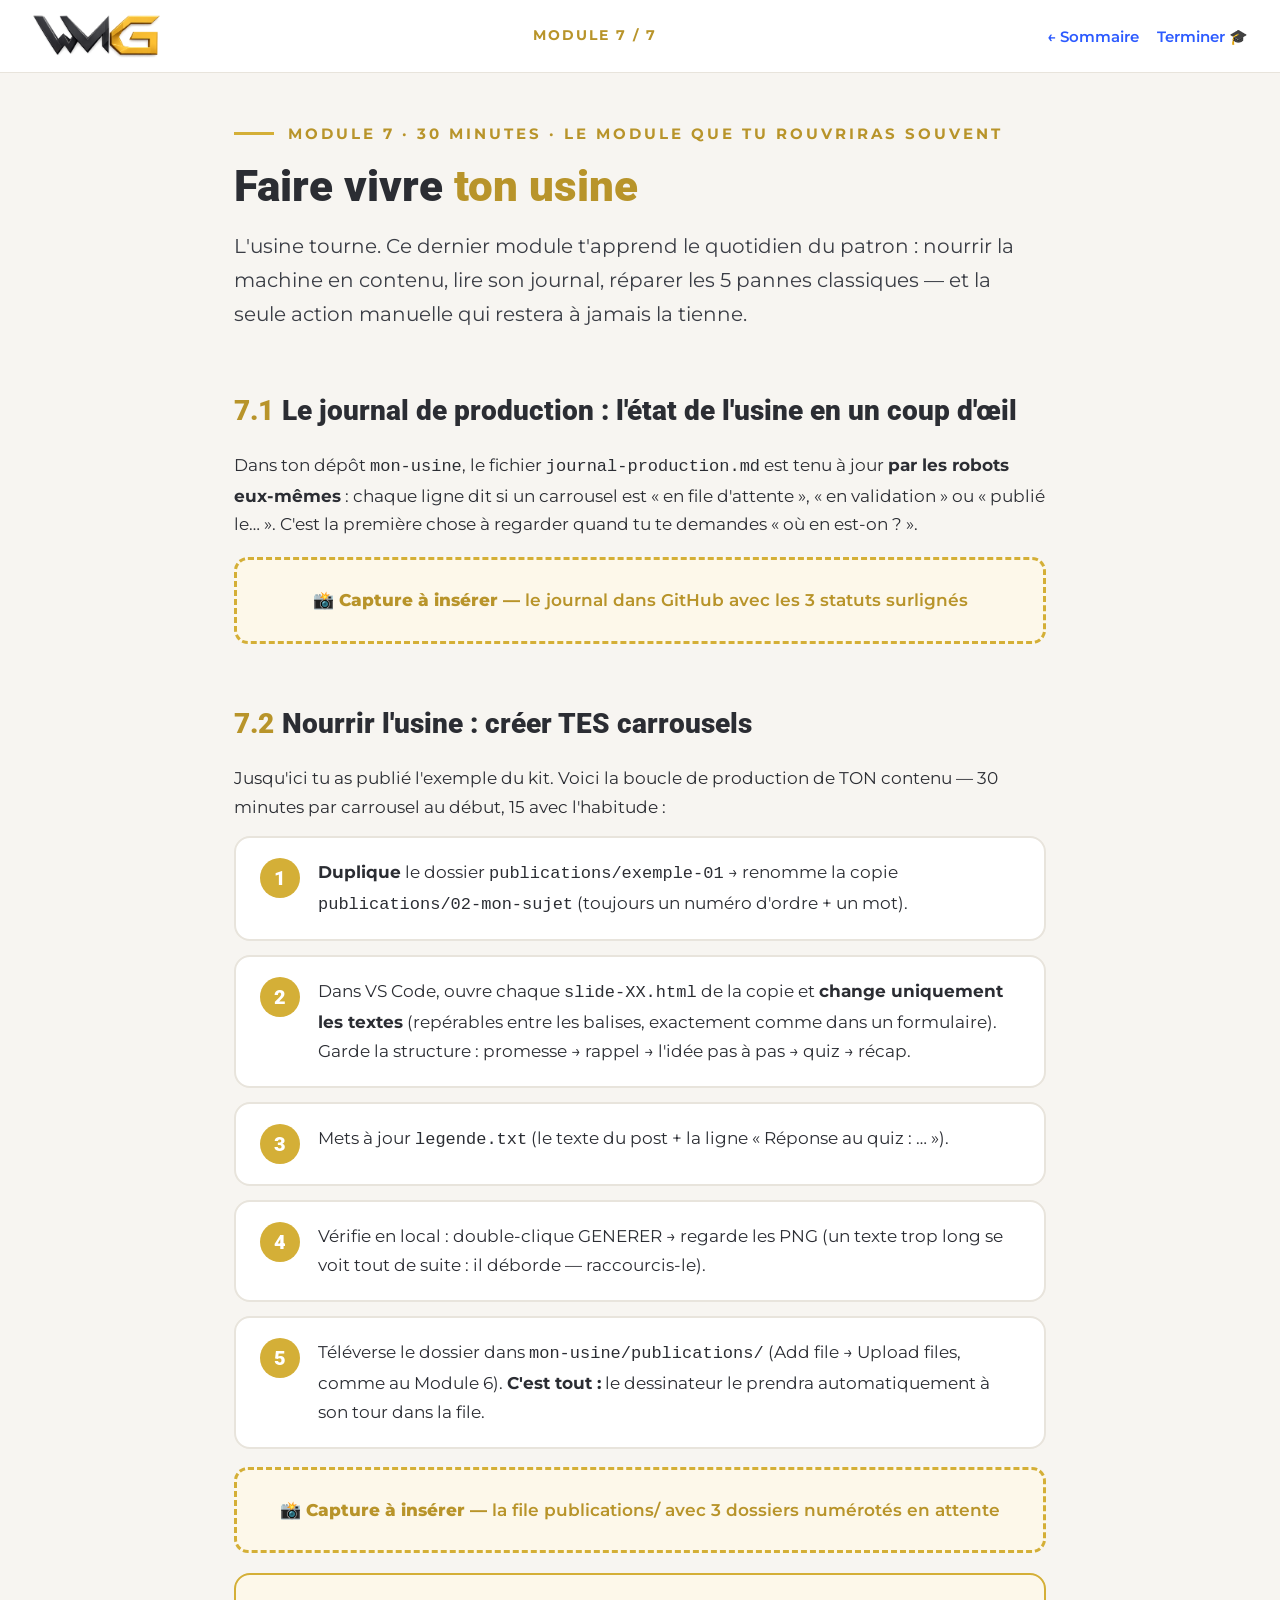
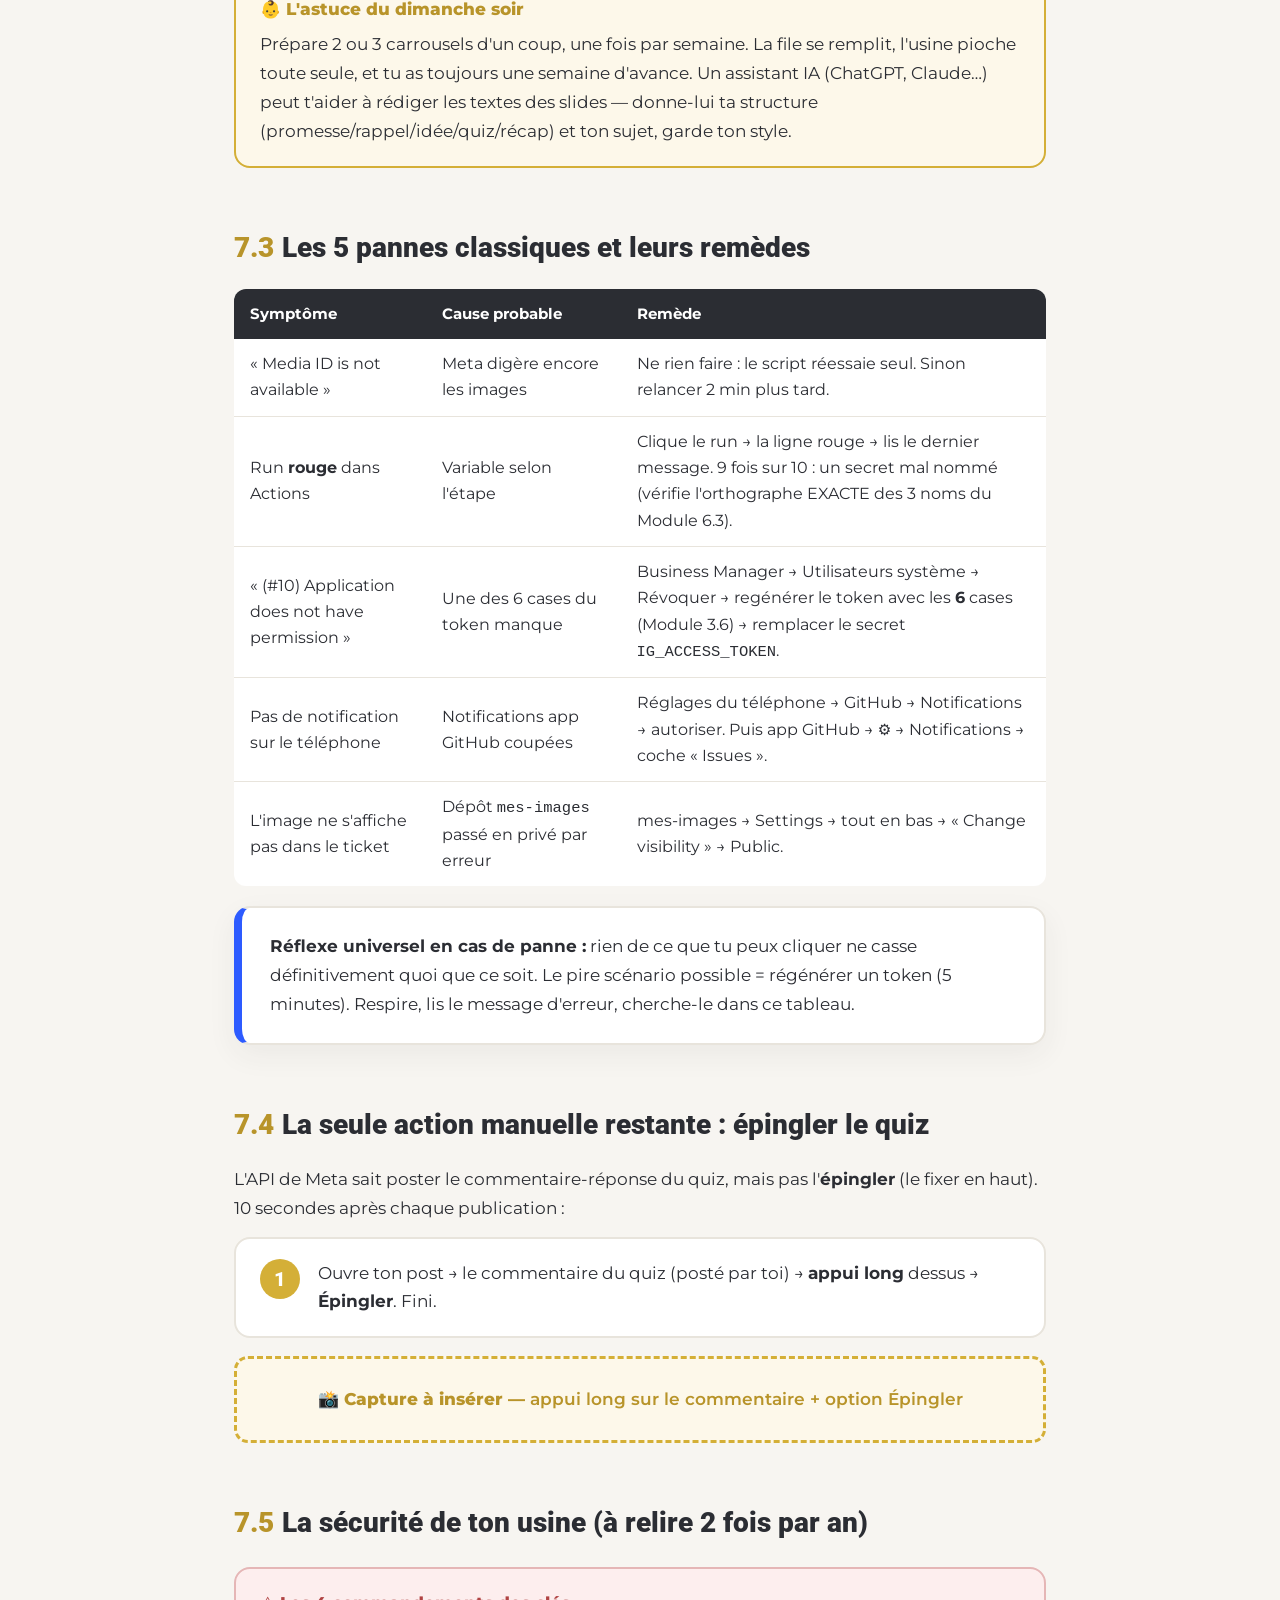
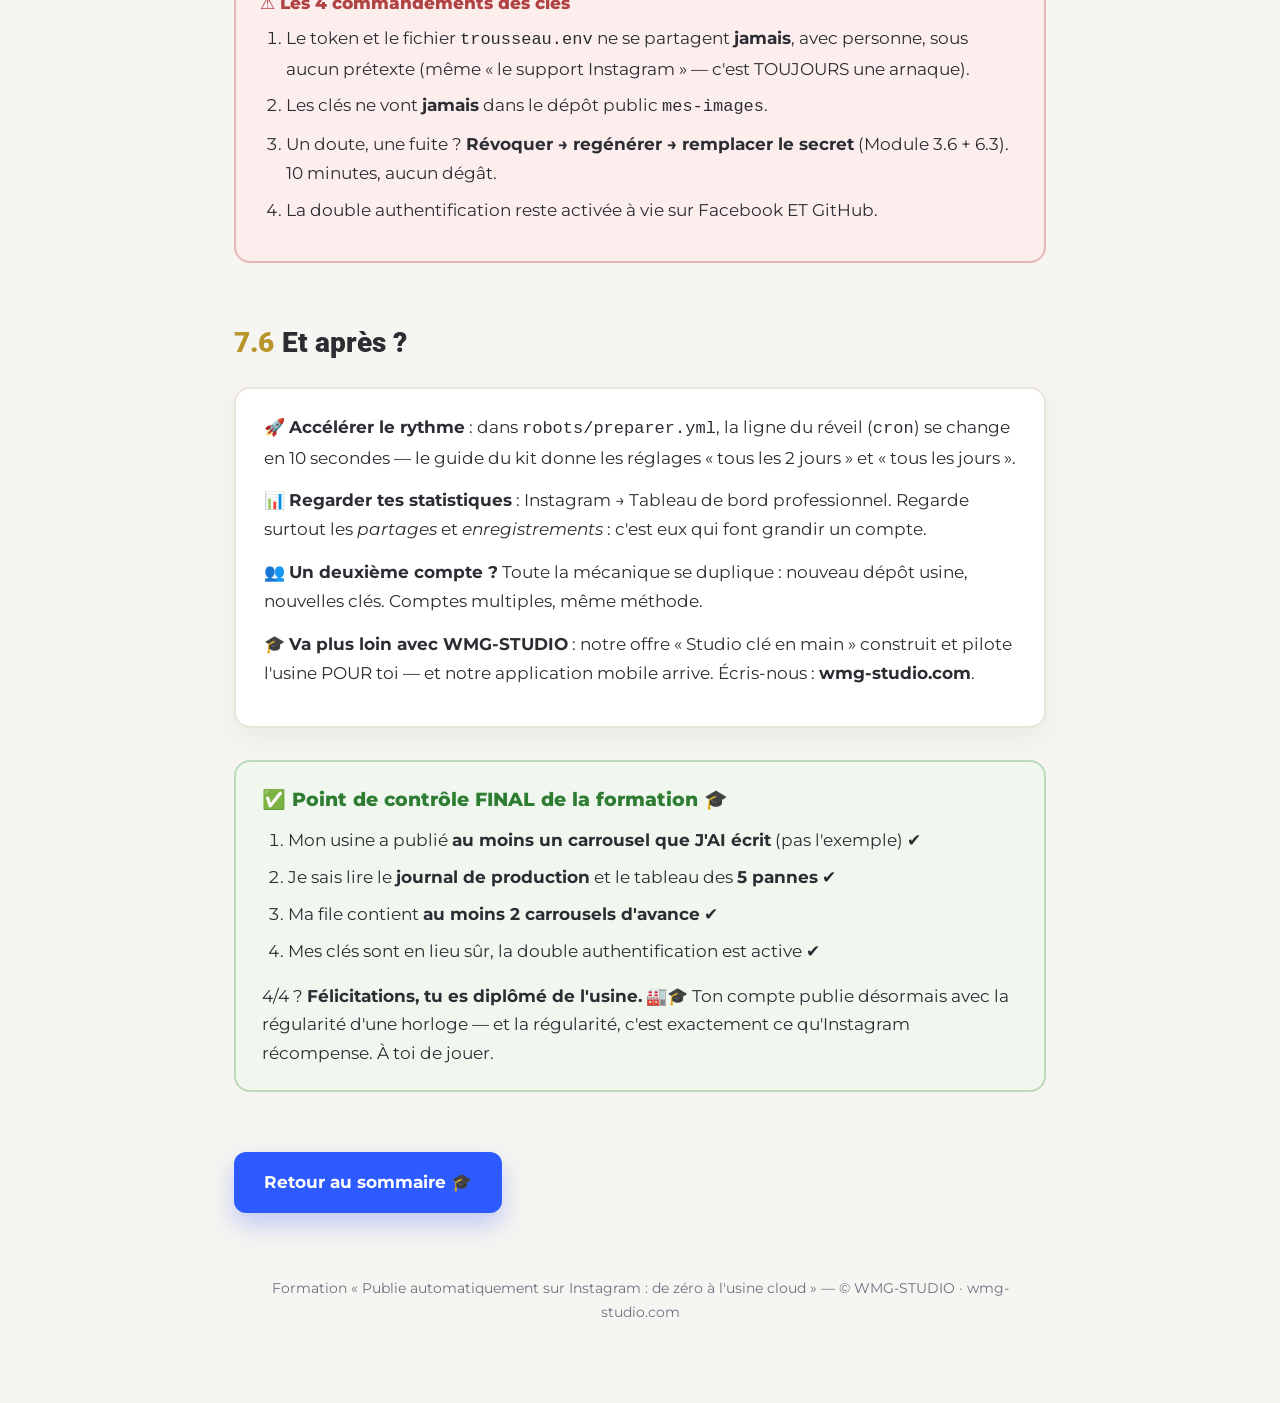
<file: module-7.html>
<!DOCTYPE html>
<html lang="fr">
<head>
<meta charset="UTF-8">
<meta name="robots" content="noindex, nofollow">
<meta name="viewport" content="width=device-width, initial-scale=1">
<title>Module 7 — Faire vivre ton usine | Formation WMG-STUDIO</title>
<link rel="preconnect" href="https://fonts.googleapis.com">
<link href="https://fonts.googleapis.com/css2?family=Montserrat:ital,wght@0,400;0,600;0,700;0,800&family=Roboto:wght@700;900&display=swap" rel="stylesheet">
<link rel="stylesheet" href="style.css">
</head>
<body>

<header class="topbar">
  <img src="assets/wmg-logo.png" alt="WMG-STUDIO">
  <span class="module-label">Module 7 / 7</span>
  <nav><a href="index.html">← Sommaire</a><a href="index.html">Terminer 🎓</a></nav>
</header>

<main class="page">

  <div class="badge">Module 7 · 30 minutes · le module que tu rouvriras souvent</div>
  <h1>Faire vivre <span class="gold">ton usine</span></h1>
  <p class="lead">L'usine tourne. Ce dernier module t'apprend le quotidien du patron : nourrir la machine en contenu, lire son journal, réparer les 5 pannes classiques — et la seule action manuelle qui restera à jamais la tienne.</p>

  <h2><span class="num">7.1</span>Le journal de production : l'état de l'usine en un coup d'œil</h2>
  <p>Dans ton dépôt <code>mon-usine</code>, le fichier <code>journal-production.md</code> est tenu à jour <strong>par les robots eux-mêmes</strong> : chaque ligne dit si un carrousel est « en file d'attente », « en validation » ou « publié le… ». C'est la première chose à regarder quand tu te demandes « où en est-on ? ».</p>
  <div class="capture">le journal dans GitHub avec les 3 statuts surlignés</div>

  <h2><span class="num">7.2</span>Nourrir l'usine : créer TES carrousels</h2>
  <p>Jusqu'ici tu as publié l'exemple du kit. Voici la boucle de production de TON contenu — 30 minutes par carrousel au début, 15 avec l'habitude :</p>
  <div class="step"><span class="n">1</span><div><strong>Duplique</strong> le dossier <code>publications/exemple-01</code> → renomme la copie <code>publications/02-mon-sujet</code> (toujours un numéro d'ordre + un mot).</div></div>
  <div class="step"><span class="n">2</span><div>Dans VS Code, ouvre chaque <code>slide-XX.html</code> de la copie et <strong>change uniquement les textes</strong> (repérables entre les balises, exactement comme dans un formulaire). Garde la structure : promesse → rappel → l'idée pas à pas → quiz → récap.</div></div>
  <div class="step"><span class="n">3</span><div>Mets à jour <code>legende.txt</code> (le texte du post + la ligne « Réponse au quiz : … »).</div></div>
  <div class="step"><span class="n">4</span><div>Vérifie en local : double-clique GENERER → regarde les PNG (un texte trop long se voit tout de suite : il déborde — raccourcis-le).</div></div>
  <div class="step"><span class="n">5</span><div>Téléverse le dossier dans <code>mon-usine/publications/</code> (Add file → Upload files, comme au Module 6). <strong>C'est tout :</strong> le dessinateur le prendra automatiquement à son tour dans la file.</div></div>
  <div class="capture">la file publications/ avec 3 dossiers numérotés en attente</div>
  <div class="bebe">
    <div class="t">L'astuce du dimanche soir</div>
    Prépare 2 ou 3 carrousels d'un coup, une fois par semaine. La file se remplit, l'usine pioche toute seule, et tu as toujours une semaine d'avance. Un assistant IA (ChatGPT, Claude…) peut t'aider à rédiger les textes des slides — donne-lui ta structure (promesse/rappel/idée/quiz/récap) et ton sujet, garde ton style.
  </div>

  <h2><span class="num">7.3</span>Les 5 pannes classiques et leurs remèdes</h2>
  <table>
    <tr><th>Symptôme</th><th>Cause probable</th><th>Remède</th></tr>
    <tr><td>« Media ID is not available »</td><td>Meta digère encore les images</td><td>Ne rien faire : le script réessaie seul. Sinon relancer 2 min plus tard.</td></tr>
    <tr><td>Run <strong>rouge</strong> dans Actions</td><td>Variable selon l'étape</td><td>Clique le run → la ligne rouge → lis le dernier message. 9 fois sur 10 : un secret mal nommé (vérifie l'orthographe EXACTE des 3 noms du Module 6.3).</td></tr>
    <tr><td>« (#10) Application does not have permission »</td><td>Une des 6 cases du token manque</td><td>Business Manager → Utilisateurs système → Révoquer → regénérer le token avec les <strong>6</strong> cases (Module 3.6) → remplacer le secret <code>IG_ACCESS_TOKEN</code>.</td></tr>
    <tr><td>Pas de notification sur le téléphone</td><td>Notifications app GitHub coupées</td><td>Réglages du téléphone → GitHub → Notifications → autoriser. Puis app GitHub → ⚙️ → Notifications → coche « Issues ».</td></tr>
    <tr><td>L'image ne s'affiche pas dans le ticket</td><td>Dépôt <code>mes-images</code> passé en privé par erreur</td><td>mes-images → Settings → tout en bas → « Change visibility » → Public.</td></tr>
  </table>
  <div class="card blue">
    <strong>Réflexe universel en cas de panne :</strong> rien de ce que tu peux cliquer ne casse définitivement quoi que ce soit. Le pire scénario possible = régénérer un token (5 minutes). Respire, lis le message d'erreur, cherche-le dans ce tableau.
  </div>

  <h2><span class="num">7.4</span>La seule action manuelle restante : épingler le quiz</h2>
  <p>L'API de Meta sait poster le commentaire-réponse du quiz, mais pas l'<strong>épingler</strong> (le fixer en haut). 10 secondes après chaque publication :</p>
  <div class="step"><span class="n">1</span><div>Ouvre ton post → le commentaire du quiz (posté par toi) → <strong>appui long</strong> dessus → <strong>Épingler</strong>. Fini.</div></div>
  <div class="capture">appui long sur le commentaire + option Épingler</div>

  <h2><span class="num">7.5</span>La sécurité de ton usine (à relire 2 fois par an)</h2>
  <div class="warn">
    <div class="t">Les 4 commandements des clés</div>
    <ol>
      <li>Le token et le fichier <code>trousseau.env</code> ne se partagent <strong>jamais</strong>, avec personne, sous aucun prétexte (même « le support Instagram » — c'est TOUJOURS une arnaque).</li>
      <li>Les clés ne vont <strong>jamais</strong> dans le dépôt public <code>mes-images</code>.</li>
      <li>Un doute, une fuite ? <strong>Révoquer → regénérer → remplacer le secret</strong> (Module 3.6 + 6.3). 10 minutes, aucun dégât.</li>
      <li>La double authentification reste activée à vie sur Facebook ET GitHub.</li>
    </ol>
  </div>

  <h2><span class="num">7.6</span>Et après ?</h2>
  <div class="card">
    <p>🚀 <strong>Accélérer le rythme</strong> : dans <code>robots/preparer.yml</code>, la ligne du réveil (<code>cron</code>) se change en 10 secondes — le guide du kit donne les réglages « tous les 2 jours » et « tous les jours ».</p>
    <p>📊 <strong>Regarder tes statistiques</strong> : Instagram → Tableau de bord professionnel. Regarde surtout les <em>partages</em> et <em>enregistrements</em> : c'est eux qui font grandir un compte.</p>
    <p>👥 <strong>Un deuxième compte ?</strong> Toute la mécanique se duplique : nouveau dépôt usine, nouvelles clés. Comptes multiples, même méthode.</p>
    <p>🎓 <strong>Va plus loin avec WMG-STUDIO</strong> : notre offre « Studio clé en main » construit et pilote l'usine POUR toi — et notre application mobile arrive. Écris-nous : <strong>wmg-studio.com</strong>.</p>
  </div>

  <div class="check">
    <div class="t">Point de contrôle FINAL de la formation 🎓</div>
    <ol>
      <li>Mon usine a publié <strong>au moins un carrousel que J'AI écrit</strong> (pas l'exemple) ✔</li>
      <li>Je sais lire le <strong>journal de production</strong> et le tableau des <strong>5 pannes</strong> ✔</li>
      <li>Ma file contient <strong>au moins 2 carrousels d'avance</strong> ✔</li>
      <li>Mes clés sont en lieu sûr, la double authentification est active ✔</li>
    </ol>
    4/4 ? <strong>Félicitations, tu es diplômé de l'usine.</strong> 🏭🎓 Ton compte publie désormais avec la régularité d'une horloge — et la régularité, c'est exactement ce qu'Instagram récompense. À toi de jouer.
  </div>

  <a class="next" href="index.html">Retour au sommaire 🎓</a>
  <div class="footer">Formation « Publie automatiquement sur Instagram : de zéro à l'usine cloud » — © WMG-STUDIO · wmg-studio.com</div>
</main>
</body>
</html>
</file>
<file: style.css>
/* Formation WMG-STUDIO — charte identique au site et aux carrousels */
:root {
  --ink: #2B2D33; --ink-soft: #3A3D45; --gray: #6B7280;
  --gold: #D4AF37; --gold-dark: #B8942A; --cta: #2D5BFF;
  --bg: #FBF9F4; --bg-soft: #F7F5F1; --line: #E8E4DC; --white: #FFFFFF;
}
* { margin: 0; padding: 0; box-sizing: border-box; }
body {
  font-family: 'Montserrat', system-ui, sans-serif;
  color: var(--ink); background: var(--bg-soft);
  line-height: 1.7; font-size: 17px;
}
.topbar {
  position: sticky; top: 0; z-index: 10;
  display: flex; align-items: center; justify-content: space-between;
  background: var(--white); border-bottom: 1px solid var(--line);
  padding: 14px 32px;
}
.topbar img { height: 44px; }
.topbar .module-label { font-weight: 700; color: var(--gold-dark); font-size: 14px; letter-spacing: 2px; text-transform: uppercase; }
.topbar nav a { color: var(--cta); text-decoration: none; font-weight: 600; font-size: 15px; margin-left: 18px; }

/* ---------- MOBILE : en-tête compact, lien "Sommaire" toujours visible ---------- */
@media (max-width: 560px) {
  .topbar { padding: 12px 16px; }
  .topbar img { height: 32px; }
  .topbar .module-label { display: none; } /* décoratif : on le retire pour laisser la place */
  .topbar nav a { font-size: 14px; margin-left: 0; }
  .page { padding: 32px 18px 72px; }
}

.page { max-width: 860px; margin: 0 auto; padding: 48px 24px 96px; }

.badge {
  display: flex; align-items: center; gap: 14px;
  color: var(--gold-dark); font-weight: 700; font-size: 15px;
  letter-spacing: 3px; text-transform: uppercase; margin-bottom: 14px;
}
.badge::before { content: ""; width: 40px; height: 3px; background: var(--gold); }

h1 { font-family: 'Roboto', sans-serif; font-weight: 900; font-size: 44px; line-height: 1.15; margin-bottom: 18px; }
h1 .gold { color: var(--gold-dark); }
h2 { font-family: 'Roboto', sans-serif; font-weight: 900; font-size: 28px; margin: 56px 0 16px; }
h2 .num { color: var(--gold-dark); margin-right: 8px; }
h3 { font-family: 'Roboto', sans-serif; font-weight: 700; font-size: 20px; margin: 32px 0 10px; }
p { margin-bottom: 14px; }
.lead { font-size: 20px; color: var(--ink-soft); }
ul, ol { margin: 0 0 16px 26px; }
li { margin-bottom: 8px; }
strong { color: var(--ink); }

.card {
  background: var(--white); border: 2px solid var(--line); border-radius: 16px;
  padding: 24px 28px; margin: 20px 0;
  box-shadow: 0 10px 30px rgba(43,45,51,.06);
}
.card.gold { border-left: 8px solid var(--gold); }
.card.blue { border-left: 8px solid var(--cta); }

.step {
  display: flex; gap: 18px; align-items: flex-start;
  background: var(--white); border: 2px solid var(--line); border-radius: 16px;
  padding: 20px 24px; margin: 14px 0;
}
.step .n {
  flex: none; width: 40px; height: 40px; border-radius: 50%;
  background: var(--gold); color: var(--white);
  font-family: 'Roboto', sans-serif; font-weight: 900; font-size: 20px;
  display: flex; align-items: center; justify-content: center;
}

.capture {
  border: 3px dashed var(--gold); border-radius: 14px;
  background: #FDF8EA; color: var(--gold-dark);
  padding: 26px; text-align: center; font-weight: 600; margin: 18px 0;
}
.capture::before { content: "📸  Capture à insérer — "; font-weight: 800; }

figure { margin: 22px 0; text-align: center; }
figure img { max-width: 100%; border-radius: 14px; box-shadow: 0 18px 44px rgba(43,45,51,.16); }
figure.duo { display: flex; gap: 18px; justify-content: center; align-items: flex-start; }
figure.duo img { max-width: 48%; }
figcaption { font-size: 14px; color: var(--gray); margin-top: 10px; }

.bebe {
  background: #FDF8EA; border: 2px solid var(--gold); border-radius: 16px;
  padding: 20px 24px; margin: 20px 0;
}
.bebe .t { font-weight: 800; color: var(--gold-dark); margin-bottom: 6px; }
.bebe .t::before { content: "👶 "; }

.warn {
  background: #FDEEEE; border: 2px solid #E5B6B6; border-radius: 16px;
  padding: 20px 24px; margin: 20px 0;
}
.warn .t { font-weight: 800; color: #B04343; margin-bottom: 6px; }
.warn .t::before { content: "⚠️ "; }

.check {
  background: #EFF7EF; border: 2px solid #BCD9BC; border-radius: 16px;
  padding: 22px 26px; margin: 32px 0;
}
.check .t { font-weight: 800; color: #2F7D33; font-size: 19px; margin-bottom: 10px; }
.check .t::before { content: "✅ "; }

table { width: 100%; border-collapse: collapse; margin: 18px 0; background: var(--white); border-radius: 12px; overflow: hidden; }
th { background: var(--ink); color: var(--white); text-align: left; padding: 12px 16px; font-size: 15px; }
td { border-bottom: 1px solid var(--line); padding: 12px 16px; font-size: 15.5px; }
tr:last-child td { border-bottom: none; }

.schema { display: flex; flex-direction: column; gap: 0; align-items: center; margin: 26px 0; }
.schema .box {
  background: var(--white); border: 3px solid var(--ink); border-radius: 14px;
  padding: 16px 26px; text-align: center; font-weight: 700; min-width: 320px;
}
.schema .box .who { color: var(--gold-dark); font-size: 14px; letter-spacing: 2px; text-transform: uppercase; }
.schema .arrow { font-size: 26px; color: var(--gold-dark); padding: 6px 0; font-weight: 900; }

.next {
  display: inline-block; background: var(--cta); color: var(--white);
  font-weight: 700; font-size: 17px; padding: 16px 30px; border-radius: 12px;
  text-decoration: none; margin-top: 28px;
  box-shadow: 0 12px 26px rgba(45,91,255,.28);
}
.footer { text-align: center; color: var(--gray); font-size: 14px; margin-top: 64px; }

/* ---------- PDF (impression) : même source, deuxième produit ---------- */
@media print {
  .topbar nav, .next { display: none; }
  body { background: var(--white); font-size: 12pt; }
  .page { max-width: none; padding: 0; }
  h2 { page-break-after: avoid; }
  .card, .step, .bebe, .warn, .check, figure, table { page-break-inside: avoid; }
}
</file>
